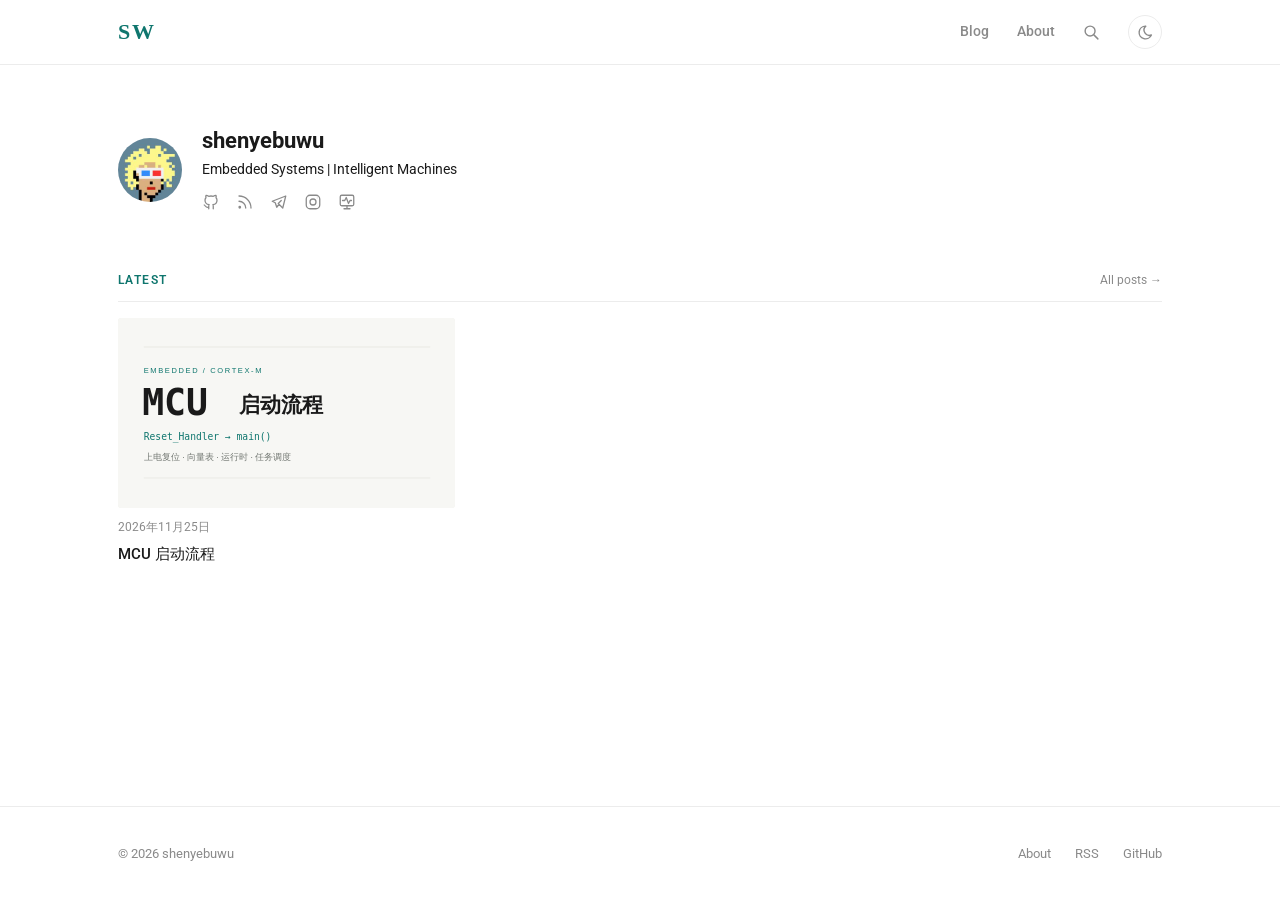
<file: index.html>
<!DOCTYPE html><html dir="ltr" lang="zh" class="overflow-y-scroll scroll-smooth"><head><meta charset="UTF-8"><meta name="viewport" content="width=device-width, initial-scale=1"><link rel="icon" type="image/svg+xml" href="/favicon.svg"><link rel="canonical" href="https://shenyebuwu.github.io/"><meta name="generator" content="Astro v7.0.3"><link rel="preload" href="/fonts/roboto-variable.ttf" as="font" type="font/ttf" crossorigin><!-- Primary meta --><title>shenyebuwu</title><meta name="title" content="shenyebuwu"><meta name="description" content="在文字里记录，在折腾中发现。生活、技术，以及一些不着急的想法。"><meta name="author" content="shenyebuwu"><link rel="sitemap" href="/sitemap-index.xml"><!-- Open Graph --><meta property="og:type" content="website"><meta property="og:site_name" content="shenyebuwu"><meta property="og:title" content="shenyebuwu"><meta property="og:description" content="在文字里记录，在折腾中发现。生活、技术，以及一些不着急的想法。"><meta property="og:url" content="https://shenyebuwu.github.io/"><meta property="og:image" content="https://shenyebuwu.github.io/blog-cover.svg"><!-- Twitter / X --><meta property="twitter:card" content="summary_large_image"><meta property="twitter:url" content="https://shenyebuwu.github.io/"><meta property="twitter:title" content="shenyebuwu"><meta property="twitter:description" content="在文字里记录，在折腾中发现。生活、技术，以及一些不着急的想法。"><meta property="twitter:image" content="https://shenyebuwu.github.io/blog-cover.svg"><!-- RSS autodiscovery --><link rel="alternate" type="application/rss+xml" title="shenyebuwu" href="https://shenyebuwu.github.io/rss.xml/"><!-- Filled at runtime by theme.ts to match the current background colour --><meta name="theme-color" content=""><!-- Extra head content injected by child layouts (e.g. JSON-LD, article meta) --><!--
      Inline FOUC-prevention script: sets data-theme on <html> before
      the browser paints. Runs synchronously, no defer/async.
    --><script>
      (function () {
        const stored = localStorage.getItem("theme");
        const theme = stored === "dark" ? "dark" : "light";
        const root = document.firstElementChild;
        root?.setAttribute("data-theme", theme);
        root?.classList.toggle("dark", theme === "dark");
        // Expose value so theme.ts can skip re-detection.
        window.__theme = { value: theme };
      })();
    </script><meta name="astro-view-transitions-enabled" content="true"><meta name="astro-view-transitions-fallback" content="animate"><script type="module" src="/_astro/ClientRouter.astro_astro_type_script_index_0_lang.2i1RQzKf.js"></script><link rel="stylesheet" href="/_astro/Footer.Dsyn0eft.css"></head><body class="bg-background font-app text-foreground selection:bg-[var(--accent-soft)] selection:text-foreground flex min-h-svh flex-col"><a id="skip-to-content" class="skip-link" href="#main-content">跳至正文</a><header class="site-header"><div class="header-inner"><a class="site-brand" aria-label="shenyebuwu首页" title="shenyebuwu" href="/"><span class="site-logo-text">SW</span></a><nav aria-label="主导航" class="site-nav"><a href="/archives/" class="nav-link">Blog</a><a href="/about/" class="nav-link">About</a><a class="search-toggle" href="/search/" aria-label="搜索文章" title="搜索"><svg width="24" height="24" fill="none" stroke="currentColor" stroke-linecap="round" stroke-linejoin="round" stroke-width="2" class="icon icon-tabler icons-tabler-outline icon-tabler-search" viewBox="0 0 24 24"><path stroke="none" d="M0 0h24v24H0z" /><path d="M3 10a7 7 0 1 0 14 0 7 7 0 1 0-14 0M21 21l-6-6" /></svg></a><button id="theme-btn" class="theme-toggle" aria-label="切换深色模式" title="切换深浅色"><svg width="24" height="24" fill="none" stroke="currentColor" stroke-linecap="round" stroke-linejoin="round" stroke-width="2" class="dark:hidden" viewBox="0 0 24 24"><path stroke="none" d="M0 0h24v24H0z" /><path d="M12 3h.393a7.5 7.5 0 0 0 7.92 12.446A9 9 0 1 1 12 2.992z" /></svg><svg width="24" height="24" fill="none" stroke="currentColor" stroke-linecap="round" stroke-linejoin="round" stroke-width="2" class="hidden dark:block" viewBox="0 0 24 24"><path stroke="none" d="M0 0h24v24H0z" /><path d="M14.828 14.828a4 4 0 1 0-5.656-5.656 4 4 0 0 0 5.656 5.656M6.343 17.657l-1.414 1.414M6.343 6.343 4.929 4.929M17.657 6.343l1.414-1.414M17.657 17.657l1.414 1.414M4 12H2M12 4V2M20 12h2M12 20v2" /></svg></button></nav></div></header><script type="module">function e(){document.getElementById(`skip-to-content`)?.addEventListener(`click`,e=>{if(e.defaultPrevented||e.metaKey||e.ctrlKey||e.shiftKey||e.button!==0)return;let t=document.getElementById(`main-content`);t&&(e.preventDefault(),t.setAttribute(`tabindex`,`-1`),t.focus(),t.scrollIntoView(),t.addEventListener(`blur`,()=>t.removeAttribute(`tabindex`),{once:!0}))})}e(),document.addEventListener(`astro:after-swap`,e);</script><main id="main-content" class="site-container home-page" data-backurl="/"><section class="profile" aria-labelledby="profile-name"><img class="profile-avatar" src="/images/profile.png" alt="shenyebuwu 的 GitHub 头像" width="64" height="64"><div><h1 id="profile-name">shenyebuwu</h1><p class="profile-bio">Embedded Systems | Intelligent Machines</p><div class="profile-social"><a href="https://github.com/shenyebuwu" aria-label="GitHub" target="_blank" rel="noopener noreferrer"><svg width="24" height="24" fill="none" stroke="currentColor" stroke-linecap="round" stroke-linejoin="round" stroke-width="2" class="icon icon-tabler icons-tabler-outline icon-tabler-brand-github" viewBox="0 0 24 24"><path stroke="none" d="M0 0h24v24H0z" /><path d="M9 19c-4.3 1.4-4.3-2.5-6-3m12 5v-3.5c0-1 .1-1.4-.5-2 2.8-.3 5.5-1.4 5.5-6a4.6 4.6 0 0 0-1.3-3.2 4.2 4.2 0 0 0-.1-3.2s-1.1-.3-3.5 1.3a12.3 12.3 0 0 0-6.2 0C6.5 2.8 5.4 3.1 5.4 3.1a4.2 4.2 0 0 0-.1 3.2A4.6 4.6 0 0 0 4 9.5c0 4.6 2.7 5.7 5.5 6-.6.6-.6 1.2-.5 2V21" /></svg></a><a href="/rss.xml" aria-label="RSS 订阅"><svg width="24" height="24" fill="none" stroke="currentColor" stroke-linecap="round" stroke-linejoin="round" stroke-width="2" class="icon icon-tabler icons-tabler-outline icon-tabler-rss" viewBox="0 0 24 24"><path stroke="none" d="M0 0h24v24H0z" /><path d="M4 19a1 1 0 1 0 2 0 1 1 0 1 0-2 0M4 4a16 16 0 0 1 16 16M4 11a9 9 0 0 1 9 9" /></svg></a><a href="https://t.me/shenyebuwu" aria-label="Telegram：@shenyebuwu" target="_blank" rel="noopener noreferrer"><svg width="24" height="24" fill="none" stroke="currentColor" stroke-linecap="round" stroke-linejoin="round" stroke-width="2" class="icon icon-tabler icons-tabler-outline icon-tabler-brand-telegram" viewBox="0 0 24 24"><path stroke="none" d="M0 0h24v24H0z" /><path d="m15 10-4 4 6 6 4-16-18 7 4 2 2 6 3-4" /></svg></a><a href="https://www.instagram.com/kissspend/" aria-label="Instagram：@kissspend" target="_blank" rel="noopener noreferrer"><svg width="24" height="24" fill="none" stroke="currentColor" stroke-linecap="round" stroke-linejoin="round" stroke-width="2" viewBox="0 0 24 24"><rect width="18" height="18" x="3" y="3" rx="5" /><circle cx="12" cy="12" r="4" /><circle cx="17.5" cy="6.5" r=".5" fill="currentColor" stroke="none" /></svg></a><a href="https://cf.shenyebuwu.com" aria-label="服务器探针" title="服务器探针" target="_blank" rel="noopener noreferrer"><svg width="24" height="24" fill="none" stroke="currentColor" stroke-linecap="round" stroke-linejoin="round" stroke-width="2" viewBox="0 0 24 24"><rect width="18" height="14" x="3" y="3" rx="2" /><path d="M8 21h8m-4-4v4M6 10h3l2-4 3 8 2-4h2" /></svg></a></div></div></section><section class="content-section" aria-labelledby="latest-heading"><div class="section-heading"><h2 id="latest-heading">Latest</h2><a href="/archives/">All posts →</a></div><ul class="latest-grid"><li class="latest-card"><a href="/posts/mcu-startup/"><img src="/images/mcu-startup.svg" alt="" width="630" height="354" loading="eager"><div class="latest-meta"><time datetime="2026-11-24T16:00:00.000Z">2026年11月25日</time></div><h3>MCU 启动流程</h3></a></li></ul></section></main><footer class="site-footer mt-auto"><div class="footer-inner"><p>© 2026 shenyebuwu</p><nav aria-label="页脚导航"><a href="/about/">About</a><a href="https://shenyebuwu.github.io/rss.xml">RSS</a><a href="https://github.com/shenyebuwu" target="_blank" rel="noopener noreferrer">GitHub</a></nav></div></footer><script type="module">var e=`theme`,t=`light`,n=`dark`;function r(){return localStorage.getItem(e)===n?n:t}var i=window.__theme?.value??r();function a(){localStorage.setItem(e,i),o()}function o(){let e=document.firstElementChild;e?.setAttribute(`data-theme`,i),e?.classList.toggle(`dark`,i===n),document.querySelector(`#theme-btn`)?.setAttribute(`aria-label`,i===n?`切换浅色模式`:`切换深色模式`);let t=window.getComputedStyle(document.body).backgroundColor;document.querySelector(`meta[name='theme-color']`)?.setAttribute(`content`,t)}function s(){o(),document.querySelector(`#theme-btn`)?.addEventListener(`click`,()=>{i=i===t?n:t,a()})}s(),document.addEventListener(`astro:after-swap`,s),document.addEventListener(`astro:before-swap`,e=>{let t=document.querySelector(`meta[name='theme-color']`)?.getAttribute(`content`);t&&e.newDocument.querySelector(`meta[name='theme-color']`)?.setAttribute(`content`,t)});</script></body></html><script type="module">document.addEventListener(`astro:page-load`,()=>{document.querySelector(`.home-page`)&&sessionStorage.setItem(`backUrl`,`/`)});</script>
</file>
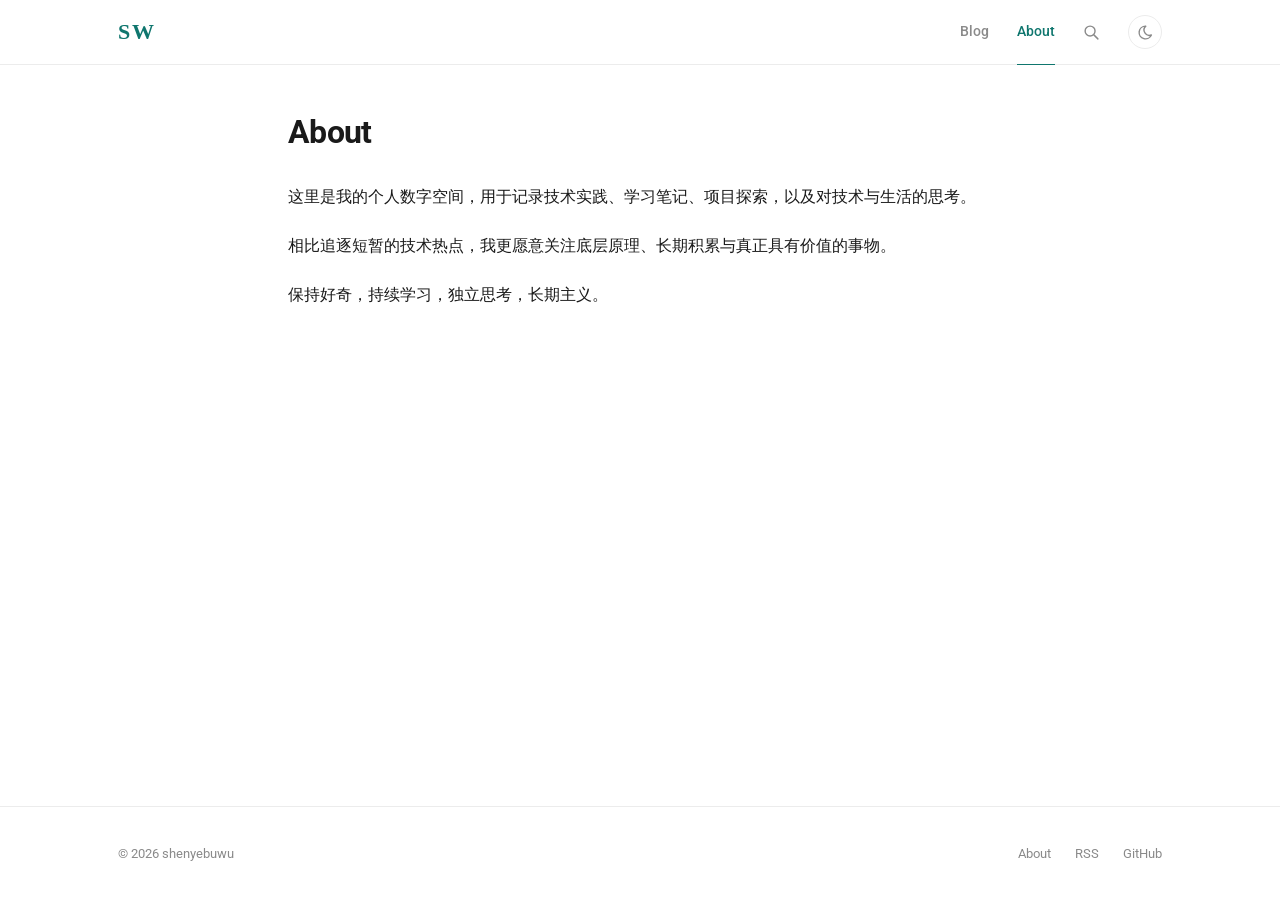
<file: about/index.html>
<!DOCTYPE html><html dir="ltr" lang="zh" class="overflow-y-scroll scroll-smooth"><head><meta charset="UTF-8"><meta name="viewport" content="width=device-width, initial-scale=1"><link rel="icon" type="image/svg+xml" href="/favicon.svg"><link rel="canonical" href="https://shenyebuwu.github.io/about/"><meta name="generator" content="Astro v7.0.3"><link rel="preload" href="/fonts/roboto-variable.ttf" as="font" type="font/ttf" crossorigin><!-- Primary meta --><title>About | shenyebuwu</title><meta name="title" content="About | shenyebuwu"><meta name="description" content="关于 shenyebuwu，以及这个慢慢生长的小站。"><meta name="author" content="shenyebuwu"><link rel="sitemap" href="/sitemap-index.xml"><!-- Open Graph --><meta property="og:type" content="website"><meta property="og:site_name" content="shenyebuwu"><meta property="og:title" content="About | shenyebuwu"><meta property="og:description" content="关于 shenyebuwu，以及这个慢慢生长的小站。"><meta property="og:url" content="https://shenyebuwu.github.io/about/"><meta property="og:image" content="https://shenyebuwu.github.io/blog-cover.svg"><!-- Twitter / X --><meta property="twitter:card" content="summary_large_image"><meta property="twitter:url" content="https://shenyebuwu.github.io/about/"><meta property="twitter:title" content="About | shenyebuwu"><meta property="twitter:description" content="关于 shenyebuwu，以及这个慢慢生长的小站。"><meta property="twitter:image" content="https://shenyebuwu.github.io/blog-cover.svg"><!-- RSS autodiscovery --><link rel="alternate" type="application/rss+xml" title="shenyebuwu" href="https://shenyebuwu.github.io/rss.xml/"><!-- Filled at runtime by theme.ts to match the current background colour --><meta name="theme-color" content=""><!-- Extra head content injected by child layouts (e.g. JSON-LD, article meta) --><!--
      Inline FOUC-prevention script: sets data-theme on <html> before
      the browser paints. Runs synchronously, no defer/async.
    --><script>
      (function () {
        const stored = localStorage.getItem("theme");
        const theme = stored === "dark" ? "dark" : "light";
        const root = document.firstElementChild;
        root?.setAttribute("data-theme", theme);
        root?.classList.toggle("dark", theme === "dark");
        // Expose value so theme.ts can skip re-detection.
        window.__theme = { value: theme };
      })();
    </script><meta name="astro-view-transitions-enabled" content="true"><meta name="astro-view-transitions-fallback" content="animate"><script type="module" src="/_astro/ClientRouter.astro_astro_type_script_index_0_lang.2i1RQzKf.js"></script><link rel="stylesheet" href="/_astro/Footer.Dsyn0eft.css"></head><body class="bg-background font-app text-foreground selection:bg-[var(--accent-soft)] selection:text-foreground flex min-h-svh flex-col"><a id="skip-to-content" class="skip-link" href="#main-content">跳至正文</a><header class="site-header"><div class="header-inner"><a class="site-brand" aria-label="shenyebuwu首页" title="shenyebuwu" href="/"><span class="site-logo-text">SW</span></a><nav aria-label="主导航" class="site-nav"><a href="/archives/" class="nav-link">Blog</a><a href="/about/" class="nav-link active" aria-current="page">About</a><a class="search-toggle" href="/search/" aria-label="搜索文章" title="搜索"><svg width="24" height="24" fill="none" stroke="currentColor" stroke-linecap="round" stroke-linejoin="round" stroke-width="2" class="icon icon-tabler icons-tabler-outline icon-tabler-search" viewBox="0 0 24 24"><path stroke="none" d="M0 0h24v24H0z" /><path d="M3 10a7 7 0 1 0 14 0 7 7 0 1 0-14 0M21 21l-6-6" /></svg></a><button id="theme-btn" class="theme-toggle" aria-label="切换深色模式" title="切换深浅色"><svg width="24" height="24" fill="none" stroke="currentColor" stroke-linecap="round" stroke-linejoin="round" stroke-width="2" class="dark:hidden" viewBox="0 0 24 24"><path stroke="none" d="M0 0h24v24H0z" /><path d="M12 3h.393a7.5 7.5 0 0 0 7.92 12.446A9 9 0 1 1 12 2.992z" /></svg><svg width="24" height="24" fill="none" stroke="currentColor" stroke-linecap="round" stroke-linejoin="round" stroke-width="2" class="hidden dark:block" viewBox="0 0 24 24"><path stroke="none" d="M0 0h24v24H0z" /><path d="M14.828 14.828a4 4 0 1 0-5.656-5.656 4 4 0 0 0 5.656 5.656M6.343 17.657l-1.414 1.414M6.343 6.343 4.929 4.929M17.657 6.343l1.414-1.414M17.657 17.657l1.414 1.414M4 12H2M12 4V2M20 12h2M12 20v2" /></svg></button></nav></div></header><script type="module">function e(){document.getElementById(`skip-to-content`)?.addEventListener(`click`,e=>{if(e.defaultPrevented||e.metaKey||e.ctrlKey||e.shiftKey||e.button!==0)return;let t=document.getElementById(`main-content`);t&&(e.preventDefault(),t.setAttribute(`tabindex`,`-1`),t.focus(),t.scrollIntoView(),t.addEventListener(`blur`,()=>t.removeAttribute(`tabindex`),{once:!0}))})}e(),document.addEventListener(`astro:after-swap`,e);</script><main id="main-content" class="reading-page"><header class="page-heading"><h1>About</h1></header><article class="app-prose article-content"><p>这里是我的个人数字空间，用于记录技术实践、学习笔记、项目探索，以及对技术与生活的思考。</p>
<p>相比追逐短暂的技术热点，我更愿意关注底层原理、长期积累与真正具有价值的事物。</p>
<p>保持好奇，持续学习，独立思考，长期主义。</p></article></main><footer class="site-footer mt-auto"><div class="footer-inner"><p>© 2026 shenyebuwu</p><nav aria-label="页脚导航"><a href="/about/">About</a><a href="https://shenyebuwu.github.io/rss.xml">RSS</a><a href="https://github.com/shenyebuwu" target="_blank" rel="noopener noreferrer">GitHub</a></nav></div></footer><script type="module">var e=`theme`,t=`light`,n=`dark`;function r(){return localStorage.getItem(e)===n?n:t}var i=window.__theme?.value??r();function a(){localStorage.setItem(e,i),o()}function o(){let e=document.firstElementChild;e?.setAttribute(`data-theme`,i),e?.classList.toggle(`dark`,i===n),document.querySelector(`#theme-btn`)?.setAttribute(`aria-label`,i===n?`切换浅色模式`:`切换深色模式`);let t=window.getComputedStyle(document.body).backgroundColor;document.querySelector(`meta[name='theme-color']`)?.setAttribute(`content`,t)}function s(){o(),document.querySelector(`#theme-btn`)?.addEventListener(`click`,()=>{i=i===t?n:t,a()})}s(),document.addEventListener(`astro:after-swap`,s),document.addEventListener(`astro:before-swap`,e=>{let t=document.querySelector(`meta[name='theme-color']`)?.getAttribute(`content`);t&&e.newDocument.querySelector(`meta[name='theme-color']`)?.setAttribute(`content`,t)});</script></body></html>
</file>
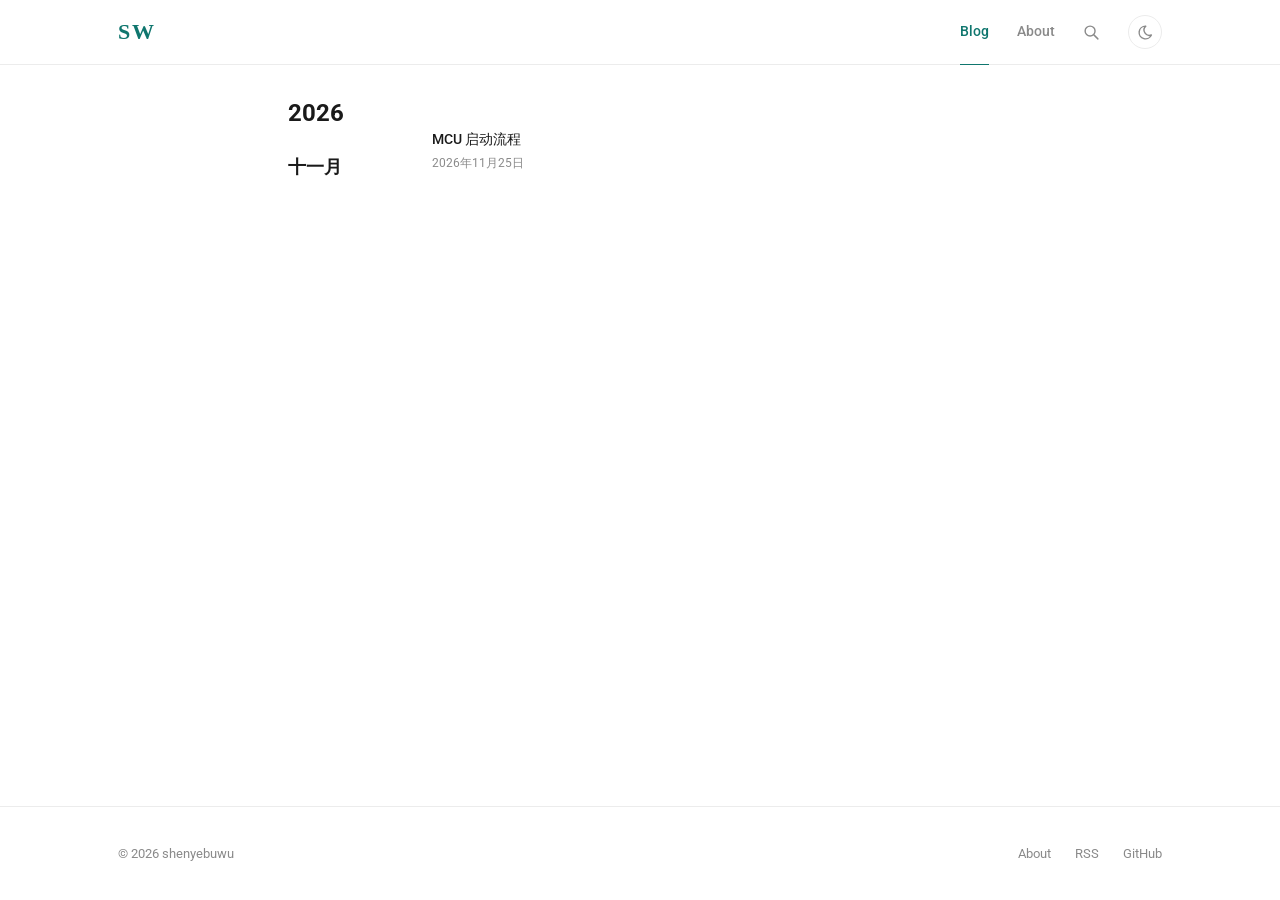
<file: archives/index.html>
<!DOCTYPE html><html dir="ltr" lang="zh" class="overflow-y-scroll scroll-smooth"><head><meta charset="UTF-8"><meta name="viewport" content="width=device-width, initial-scale=1"><link rel="icon" type="image/svg+xml" href="/favicon.svg"><link rel="canonical" href="https://shenyebuwu.github.io/archives/"><meta name="generator" content="Astro v7.0.3"><link rel="preload" href="/fonts/roboto-variable.ttf" as="font" type="font/ttf" crossorigin><!-- Primary meta --><title>Blog | shenyebuwu</title><meta name="title" content="Blog | shenyebuwu"><meta name="description" content="在文字里记录，在折腾中发现。生活、技术，以及一些不着急的想法。"><meta name="author" content="shenyebuwu"><link rel="sitemap" href="/sitemap-index.xml"><!-- Open Graph --><meta property="og:type" content="website"><meta property="og:site_name" content="shenyebuwu"><meta property="og:title" content="Blog | shenyebuwu"><meta property="og:description" content="在文字里记录，在折腾中发现。生活、技术，以及一些不着急的想法。"><meta property="og:url" content="https://shenyebuwu.github.io/archives/"><meta property="og:image" content="https://shenyebuwu.github.io/blog-cover.svg"><!-- Twitter / X --><meta property="twitter:card" content="summary_large_image"><meta property="twitter:url" content="https://shenyebuwu.github.io/archives/"><meta property="twitter:title" content="Blog | shenyebuwu"><meta property="twitter:description" content="在文字里记录，在折腾中发现。生活、技术，以及一些不着急的想法。"><meta property="twitter:image" content="https://shenyebuwu.github.io/blog-cover.svg"><!-- RSS autodiscovery --><link rel="alternate" type="application/rss+xml" title="shenyebuwu" href="https://shenyebuwu.github.io/rss.xml/"><!-- Filled at runtime by theme.ts to match the current background colour --><meta name="theme-color" content=""><!-- Extra head content injected by child layouts (e.g. JSON-LD, article meta) --><!--
      Inline FOUC-prevention script: sets data-theme on <html> before
      the browser paints. Runs synchronously, no defer/async.
    --><script>
      (function () {
        const stored = localStorage.getItem("theme");
        const theme = stored === "dark" ? "dark" : "light";
        const root = document.firstElementChild;
        root?.setAttribute("data-theme", theme);
        root?.classList.toggle("dark", theme === "dark");
        // Expose value so theme.ts can skip re-detection.
        window.__theme = { value: theme };
      })();
    </script><meta name="astro-view-transitions-enabled" content="true"><meta name="astro-view-transitions-fallback" content="animate"><script type="module" src="/_astro/ClientRouter.astro_astro_type_script_index_0_lang.2i1RQzKf.js"></script><link rel="stylesheet" href="/_astro/Footer.Dsyn0eft.css"></head><body class="bg-background font-app text-foreground selection:bg-[var(--accent-soft)] selection:text-foreground flex min-h-svh flex-col"><a id="skip-to-content" class="skip-link" href="#main-content">跳至正文</a><header class="site-header"><div class="header-inner"><a class="site-brand" aria-label="shenyebuwu首页" title="shenyebuwu" href="/"><span class="site-logo-text">SW</span></a><nav aria-label="主导航" class="site-nav"><a href="/archives/" class="nav-link active" aria-current="page">Blog</a><a href="/about/" class="nav-link">About</a><a class="search-toggle" href="/search/" aria-label="搜索文章" title="搜索"><svg width="24" height="24" fill="none" stroke="currentColor" stroke-linecap="round" stroke-linejoin="round" stroke-width="2" class="icon icon-tabler icons-tabler-outline icon-tabler-search" viewBox="0 0 24 24"><path stroke="none" d="M0 0h24v24H0z" /><path d="M3 10a7 7 0 1 0 14 0 7 7 0 1 0-14 0M21 21l-6-6" /></svg></a><button id="theme-btn" class="theme-toggle" aria-label="切换深色模式" title="切换深浅色"><svg width="24" height="24" fill="none" stroke="currentColor" stroke-linecap="round" stroke-linejoin="round" stroke-width="2" class="dark:hidden" viewBox="0 0 24 24"><path stroke="none" d="M0 0h24v24H0z" /><path d="M12 3h.393a7.5 7.5 0 0 0 7.92 12.446A9 9 0 1 1 12 2.992z" /></svg><svg width="24" height="24" fill="none" stroke="currentColor" stroke-linecap="round" stroke-linejoin="round" stroke-width="2" class="hidden dark:block" viewBox="0 0 24 24"><path stroke="none" d="M0 0h24v24H0z" /><path d="M14.828 14.828a4 4 0 1 0-5.656-5.656 4 4 0 0 0 5.656 5.656M6.343 17.657l-1.414 1.414M6.343 6.343 4.929 4.929M17.657 6.343l1.414-1.414M17.657 17.657l1.414 1.414M4 12H2M12 4V2M20 12h2M12 20v2" /></svg></button></nav></div></header><script type="module">function e(){document.getElementById(`skip-to-content`)?.addEventListener(`click`,e=>{if(e.defaultPrevented||e.metaKey||e.ctrlKey||e.shiftKey||e.button!==0)return;let t=document.getElementById(`main-content`);t&&(e.preventDefault(),t.setAttribute(`tabindex`,`-1`),t.focus(),t.scrollIntoView(),t.addEventListener(`blur`,()=>t.removeAttribute(`tabindex`),{once:!0}))})}e(),document.addEventListener(`astro:after-swap`,e);</script><main data-backUrl="/archives/" id="main-content" class="app-layout pb-4 mt-8"><div><span class="text-2xl font-bold">2026</span><div class="flex flex-col sm:flex-row"><div class="mt-6 min-w-36 text-lg sm:my-6"><span class="font-bold">十一月</span></div><ul><li class="post-list-item"><a href="/posts/mcu-startup/"><h2>MCU 启动流程</h2></a><div class="text-muted-foreground flex items-center gap-x-2"><time class="text-sm" datetime="2026-11-24T16:00:00.000Z">2026年11月25日</time></div></li></ul></div></div></main><script type="module">document.addEventListener(`astro:page-load`,()=>{let e=document.querySelector(`#main-content`)?.dataset?.backurl;e&&sessionStorage.setItem(`backUrl`,e)});</script><footer class="site-footer mt-auto"><div class="footer-inner"><p>© 2026 shenyebuwu</p><nav aria-label="页脚导航"><a href="/about/">About</a><a href="https://shenyebuwu.github.io/rss.xml">RSS</a><a href="https://github.com/shenyebuwu" target="_blank" rel="noopener noreferrer">GitHub</a></nav></div></footer><script type="module">var e=`theme`,t=`light`,n=`dark`;function r(){return localStorage.getItem(e)===n?n:t}var i=window.__theme?.value??r();function a(){localStorage.setItem(e,i),o()}function o(){let e=document.firstElementChild;e?.setAttribute(`data-theme`,i),e?.classList.toggle(`dark`,i===n),document.querySelector(`#theme-btn`)?.setAttribute(`aria-label`,i===n?`切换浅色模式`:`切换深色模式`);let t=window.getComputedStyle(document.body).backgroundColor;document.querySelector(`meta[name='theme-color']`)?.setAttribute(`content`,t)}function s(){o(),document.querySelector(`#theme-btn`)?.addEventListener(`click`,()=>{i=i===t?n:t,a()})}s(),document.addEventListener(`astro:after-swap`,s),document.addEventListener(`astro:before-swap`,e=>{let t=document.querySelector(`meta[name='theme-color']`)?.getAttribute(`content`);t&&e.newDocument.querySelector(`meta[name='theme-color']`)?.setAttribute(`content`,t)});</script></body></html>
</file>
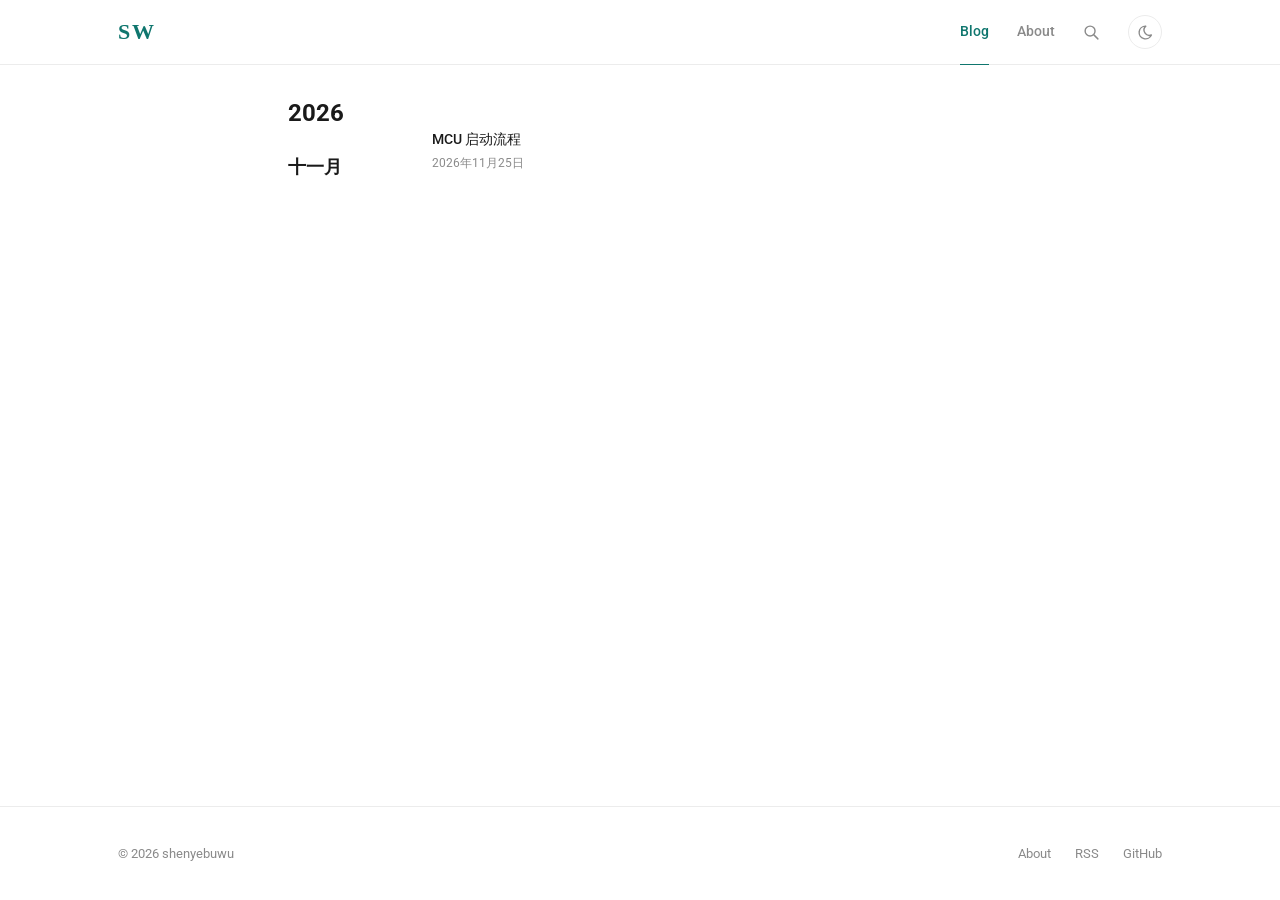
<file: blog/index.html>
<!doctype html><title>Redirecting to: /archives/</title><meta http-equiv="refresh" content="0;url=/archives/"><meta name="robots" content="noindex"><link rel="canonical" href="https://shenyebuwu.github.io/archives/"><body>	<a href="/archives/">Redirecting from <code>/blog/</code> to <code>/archives/</code></a></body>
</file>
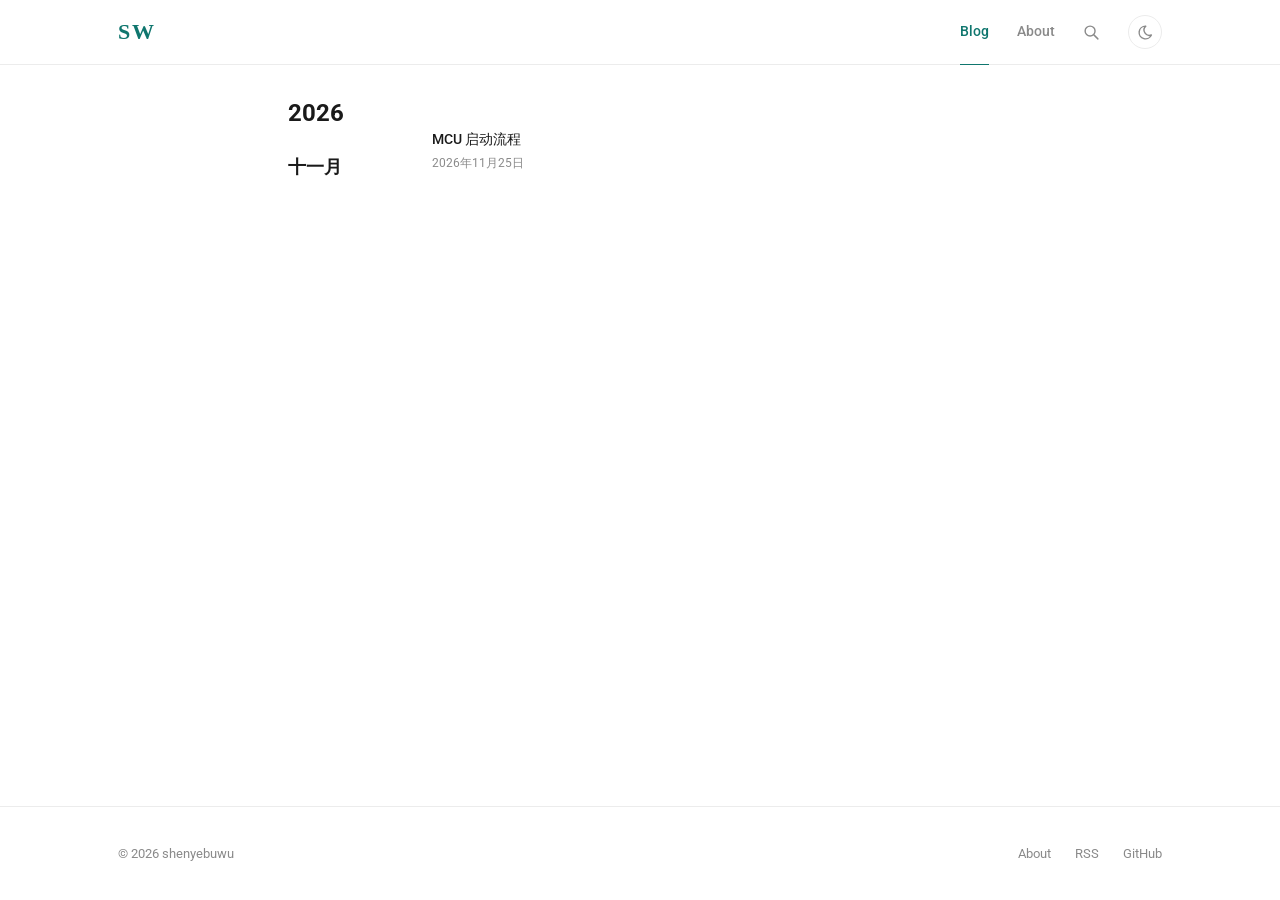
<file: posts/index.html>
<!doctype html><title>Redirecting to: /archives/</title><meta http-equiv="refresh" content="0;url=/archives/"><meta name="robots" content="noindex"><link rel="canonical" href="https://shenyebuwu.github.io/archives/"><body>	<a href="/archives/">Redirecting from <code>/posts/</code> to <code>/archives/</code></a></body>
</file>
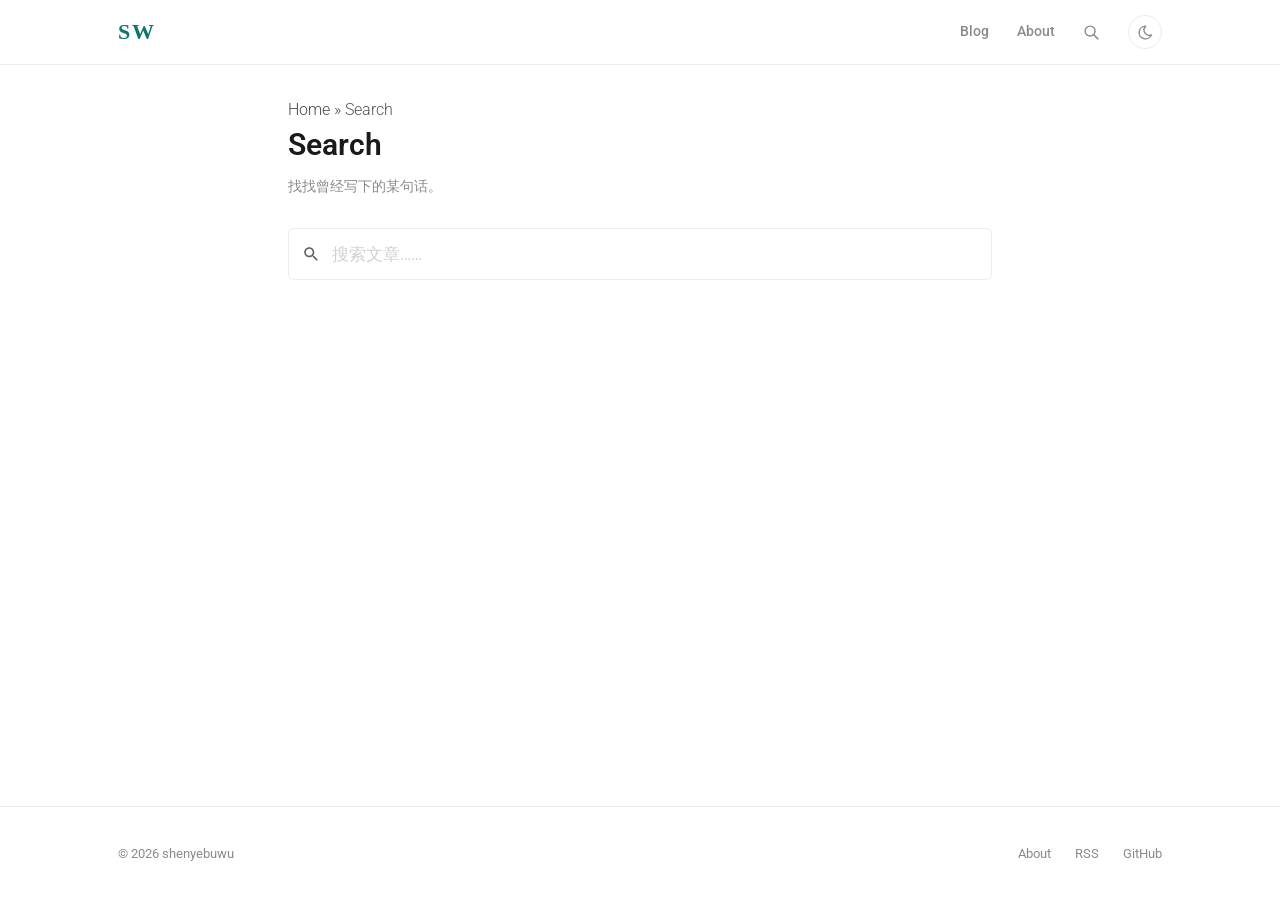
<file: search/index.html>
<!DOCTYPE html><html dir="ltr" lang="zh" class="overflow-y-scroll scroll-smooth"><head><meta charset="UTF-8"><meta name="viewport" content="width=device-width, initial-scale=1"><link rel="icon" type="image/svg+xml" href="/favicon.svg"><link rel="canonical" href="https://shenyebuwu.github.io/search/"><meta name="generator" content="Astro v7.0.3"><link rel="preload" href="/fonts/roboto-variable.ttf" as="font" type="font/ttf" crossorigin><!-- Primary meta --><title>Search | shenyebuwu</title><meta name="title" content="Search | shenyebuwu"><meta name="description" content="在文字里记录，在折腾中发现。生活、技术，以及一些不着急的想法。"><meta name="author" content="shenyebuwu"><link rel="sitemap" href="/sitemap-index.xml"><!-- Open Graph --><meta property="og:type" content="website"><meta property="og:site_name" content="shenyebuwu"><meta property="og:title" content="Search | shenyebuwu"><meta property="og:description" content="在文字里记录，在折腾中发现。生活、技术，以及一些不着急的想法。"><meta property="og:url" content="https://shenyebuwu.github.io/search/"><meta property="og:image" content="https://shenyebuwu.github.io/blog-cover.svg"><!-- Twitter / X --><meta property="twitter:card" content="summary_large_image"><meta property="twitter:url" content="https://shenyebuwu.github.io/search/"><meta property="twitter:title" content="Search | shenyebuwu"><meta property="twitter:description" content="在文字里记录，在折腾中发现。生活、技术，以及一些不着急的想法。"><meta property="twitter:image" content="https://shenyebuwu.github.io/blog-cover.svg"><!-- RSS autodiscovery --><link rel="alternate" type="application/rss+xml" title="shenyebuwu" href="https://shenyebuwu.github.io/rss.xml/"><!-- Filled at runtime by theme.ts to match the current background colour --><meta name="theme-color" content=""><!-- Extra head content injected by child layouts (e.g. JSON-LD, article meta) --><!--
      Inline FOUC-prevention script: sets data-theme on <html> before
      the browser paints. Runs synchronously, no defer/async.
    --><script>
      (function () {
        const stored = localStorage.getItem("theme");
        const theme = stored === "dark" ? "dark" : "light";
        const root = document.firstElementChild;
        root?.setAttribute("data-theme", theme);
        root?.classList.toggle("dark", theme === "dark");
        // Expose value so theme.ts can skip re-detection.
        window.__theme = { value: theme };
      })();
    </script><meta name="astro-view-transitions-enabled" content="true"><meta name="astro-view-transitions-fallback" content="animate"><script type="module" src="/_astro/ClientRouter.astro_astro_type_script_index_0_lang.2i1RQzKf.js"></script><link rel="stylesheet" href="/_astro/search.DHOjdJIh.css"><link rel="stylesheet" href="/_astro/Footer.Dsyn0eft.css"></head><body class="bg-background font-app text-foreground selection:bg-[var(--accent-soft)] selection:text-foreground flex min-h-svh flex-col"><a id="skip-to-content" class="skip-link" href="#main-content">跳至正文</a><header class="site-header"><div class="header-inner"><a class="site-brand" aria-label="shenyebuwu首页" title="shenyebuwu" href="/"><span class="site-logo-text">SW</span></a><nav aria-label="主导航" class="site-nav"><a href="/archives/" class="nav-link">Blog</a><a href="/about/" class="nav-link">About</a><a class="search-toggle" href="/search/" aria-label="搜索文章" title="搜索"><svg width="24" height="24" fill="none" stroke="currentColor" stroke-linecap="round" stroke-linejoin="round" stroke-width="2" class="icon icon-tabler icons-tabler-outline icon-tabler-search" viewBox="0 0 24 24"><path stroke="none" d="M0 0h24v24H0z" /><path d="M3 10a7 7 0 1 0 14 0 7 7 0 1 0-14 0M21 21l-6-6" /></svg></a><button id="theme-btn" class="theme-toggle" aria-label="切换深色模式" title="切换深浅色"><svg width="24" height="24" fill="none" stroke="currentColor" stroke-linecap="round" stroke-linejoin="round" stroke-width="2" class="dark:hidden" viewBox="0 0 24 24"><path stroke="none" d="M0 0h24v24H0z" /><path d="M12 3h.393a7.5 7.5 0 0 0 7.92 12.446A9 9 0 1 1 12 2.992z" /></svg><svg width="24" height="24" fill="none" stroke="currentColor" stroke-linecap="round" stroke-linejoin="round" stroke-width="2" class="hidden dark:block" viewBox="0 0 24 24"><path stroke="none" d="M0 0h24v24H0z" /><path d="M14.828 14.828a4 4 0 1 0-5.656-5.656 4 4 0 0 0 5.656 5.656M6.343 17.657l-1.414 1.414M6.343 6.343 4.929 4.929M17.657 6.343l1.414-1.414M17.657 17.657l1.414 1.414M4 12H2M12 4V2M20 12h2M12 20v2" /></svg></button></nav></div></header><script type="module">function e(){document.getElementById(`skip-to-content`)?.addEventListener(`click`,e=>{if(e.defaultPrevented||e.metaKey||e.ctrlKey||e.shiftKey||e.button!==0)return;let t=document.getElementById(`main-content`);t&&(e.preventDefault(),t.setAttribute(`tabindex`,`-1`),t.focus(),t.scrollIntoView(),t.addEventListener(`blur`,()=>t.removeAttribute(`tabindex`),{once:!0}))})}e(),document.addEventListener(`astro:after-swap`,e);</script><nav class="app-layout mt-8 mb-1" aria-label="breadcrumb"><ul class="flex flex-wrap items-center gap-x-1 font-light [&amp;&gt;li:not(:last-child)&gt;a]:hover:opacity-100"><li class="flex items-center gap-x-1"><a href="/" class="opacity-80">Home</a><span aria-hidden="true" class="opacity-80">&raquo;</span></li><li><span class="capitalize opacity-75" aria-current="page">Search</span></li></ul></nav><main data-backUrl="/search/" id="main-content" class="app-layout pb-4"><h1 class="text-2xl font-semibold sm:text-3xl">Search</h1><p class="page-description">找找曾经写下的某句话。</p><div data-astro-transition-persist="astro-637jddtz-1" id="pagefind-search" data-backurl="/search/" data-bundle-path="/pagefind/"></div></main><script type="module">document.addEventListener(`astro:page-load`,()=>{let e=document.querySelector(`#main-content`)?.dataset?.backurl;e&&sessionStorage.setItem(`backUrl`,e)});</script><footer class="site-footer mt-auto"><div class="footer-inner"><p>© 2026 shenyebuwu</p><nav aria-label="页脚导航"><a href="/about/">About</a><a href="https://shenyebuwu.github.io/rss.xml">RSS</a><a href="https://github.com/shenyebuwu" target="_blank" rel="noopener noreferrer">GitHub</a></nav></div></footer><script type="module">var e=`theme`,t=`light`,n=`dark`;function r(){return localStorage.getItem(e)===n?n:t}var i=window.__theme?.value??r();function a(){localStorage.setItem(e,i),o()}function o(){let e=document.firstElementChild;e?.setAttribute(`data-theme`,i),e?.classList.toggle(`dark`,i===n),document.querySelector(`#theme-btn`)?.setAttribute(`aria-label`,i===n?`切换浅色模式`:`切换深色模式`);let t=window.getComputedStyle(document.body).backgroundColor;document.querySelector(`meta[name='theme-color']`)?.setAttribute(`content`,t)}function s(){o(),document.querySelector(`#theme-btn`)?.addEventListener(`click`,()=>{i=i===t?n:t,a()})}s(),document.addEventListener(`astro:after-swap`,s),document.addEventListener(`astro:before-swap`,e=>{let t=document.querySelector(`meta[name='theme-color']`)?.getAttribute(`content`);t&&e.newDocument.querySelector(`meta[name='theme-color']`)?.setAttribute(`content`,t)});</script></body></html><script type="module" src="/_astro/search.astro_astro_type_script_index_0_lang.BAv8P1bq.js"></script>
</file>
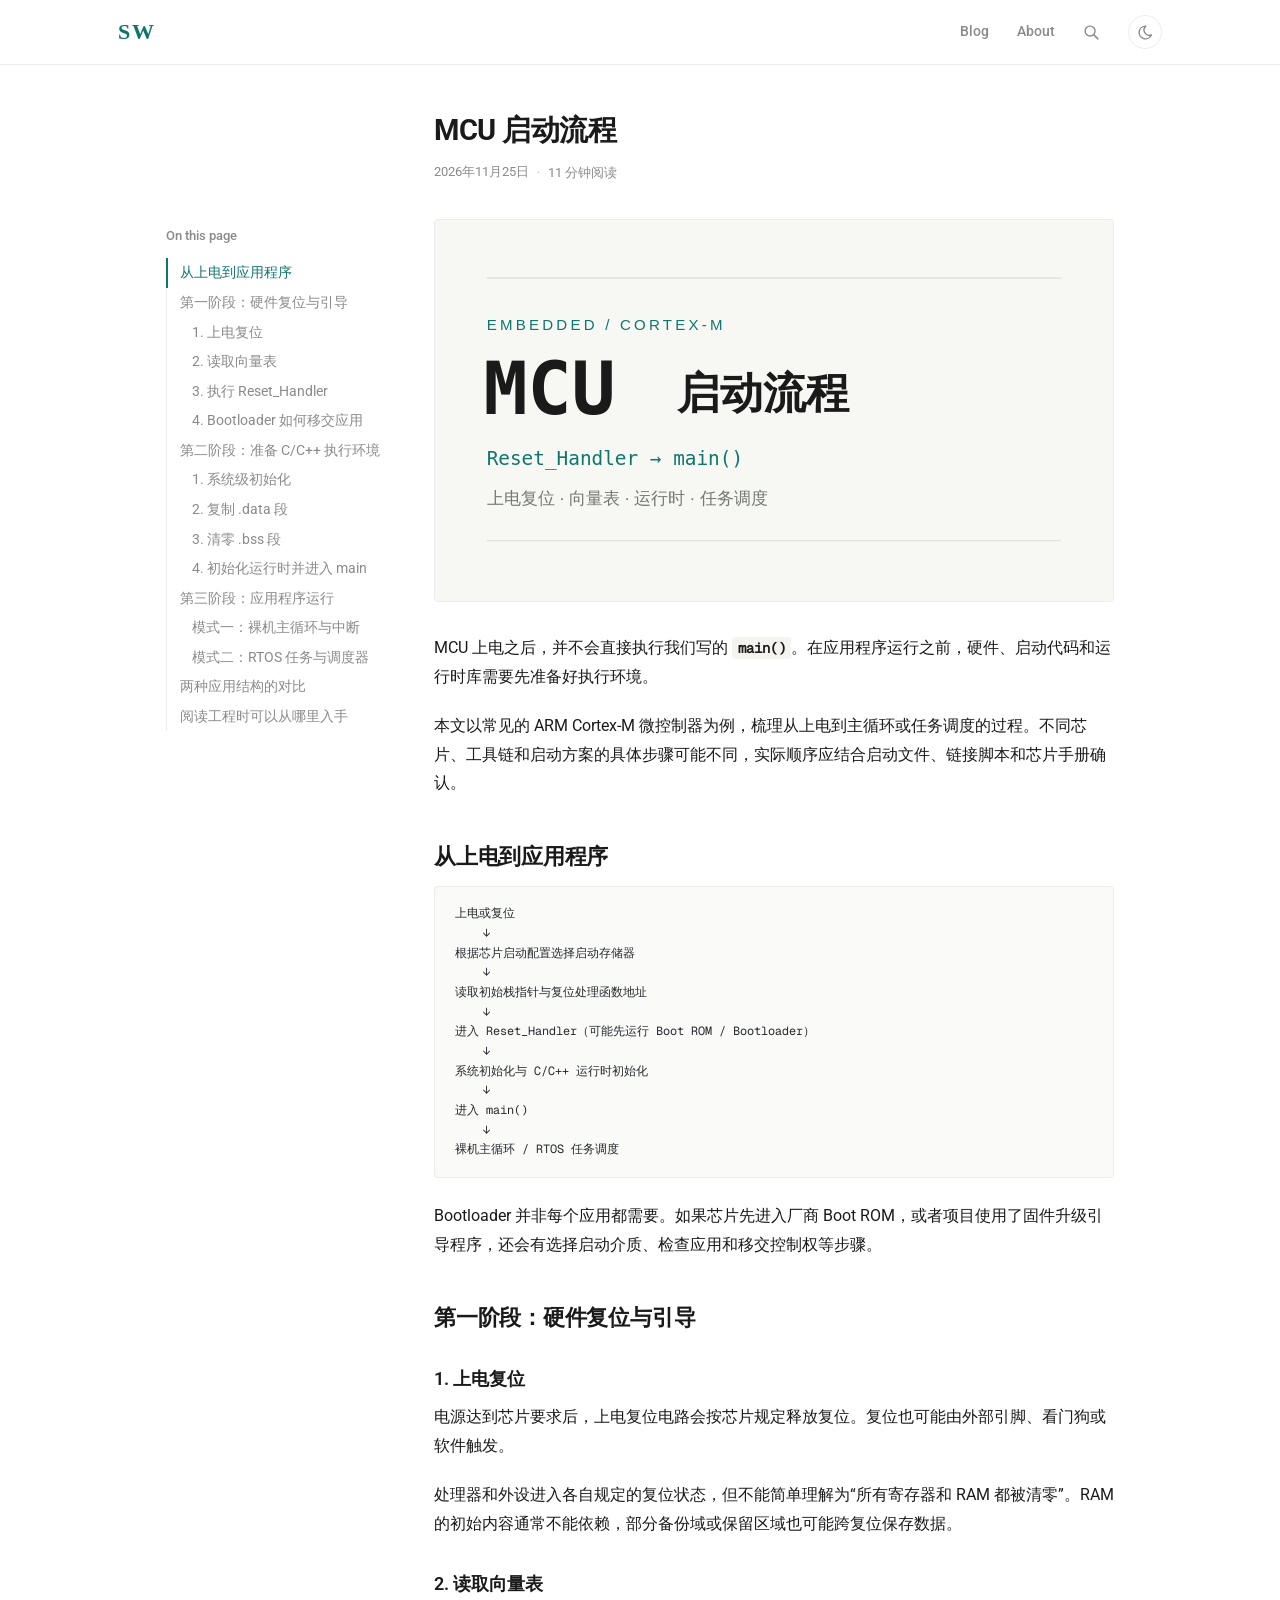
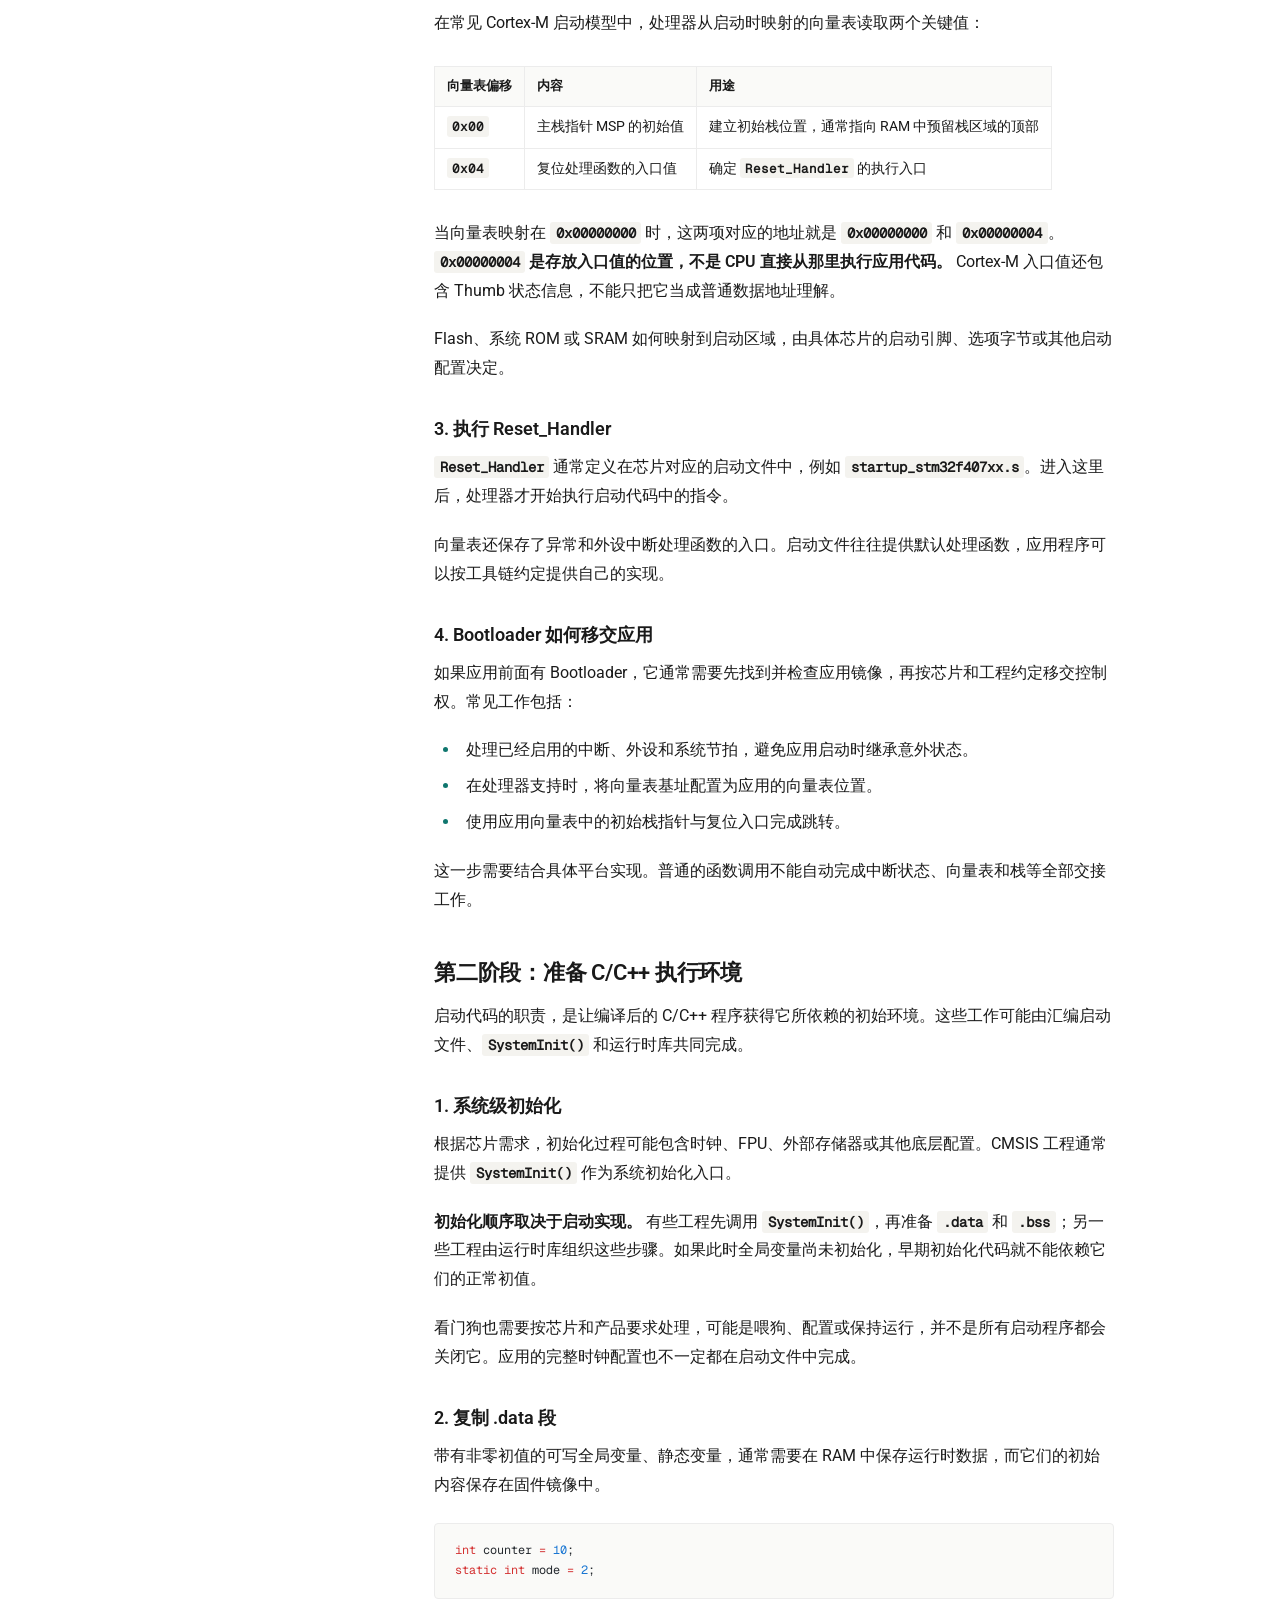
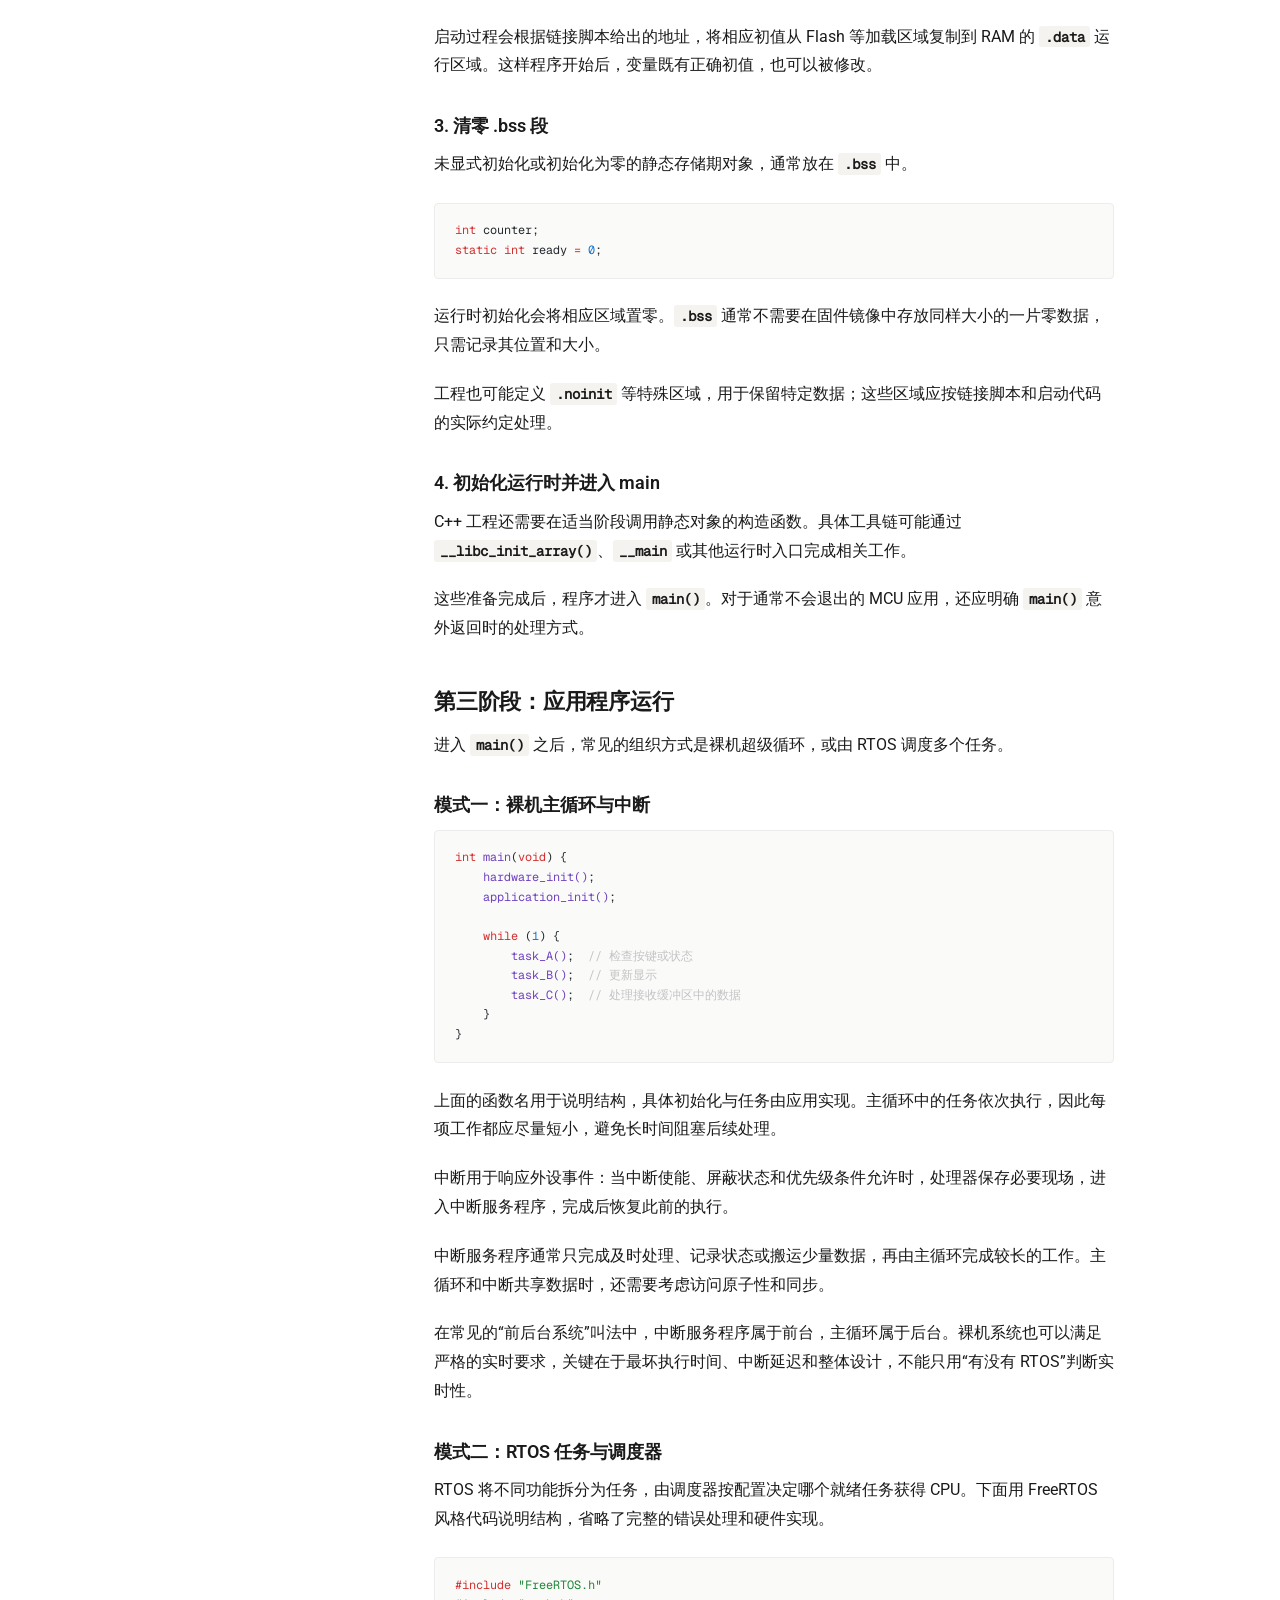
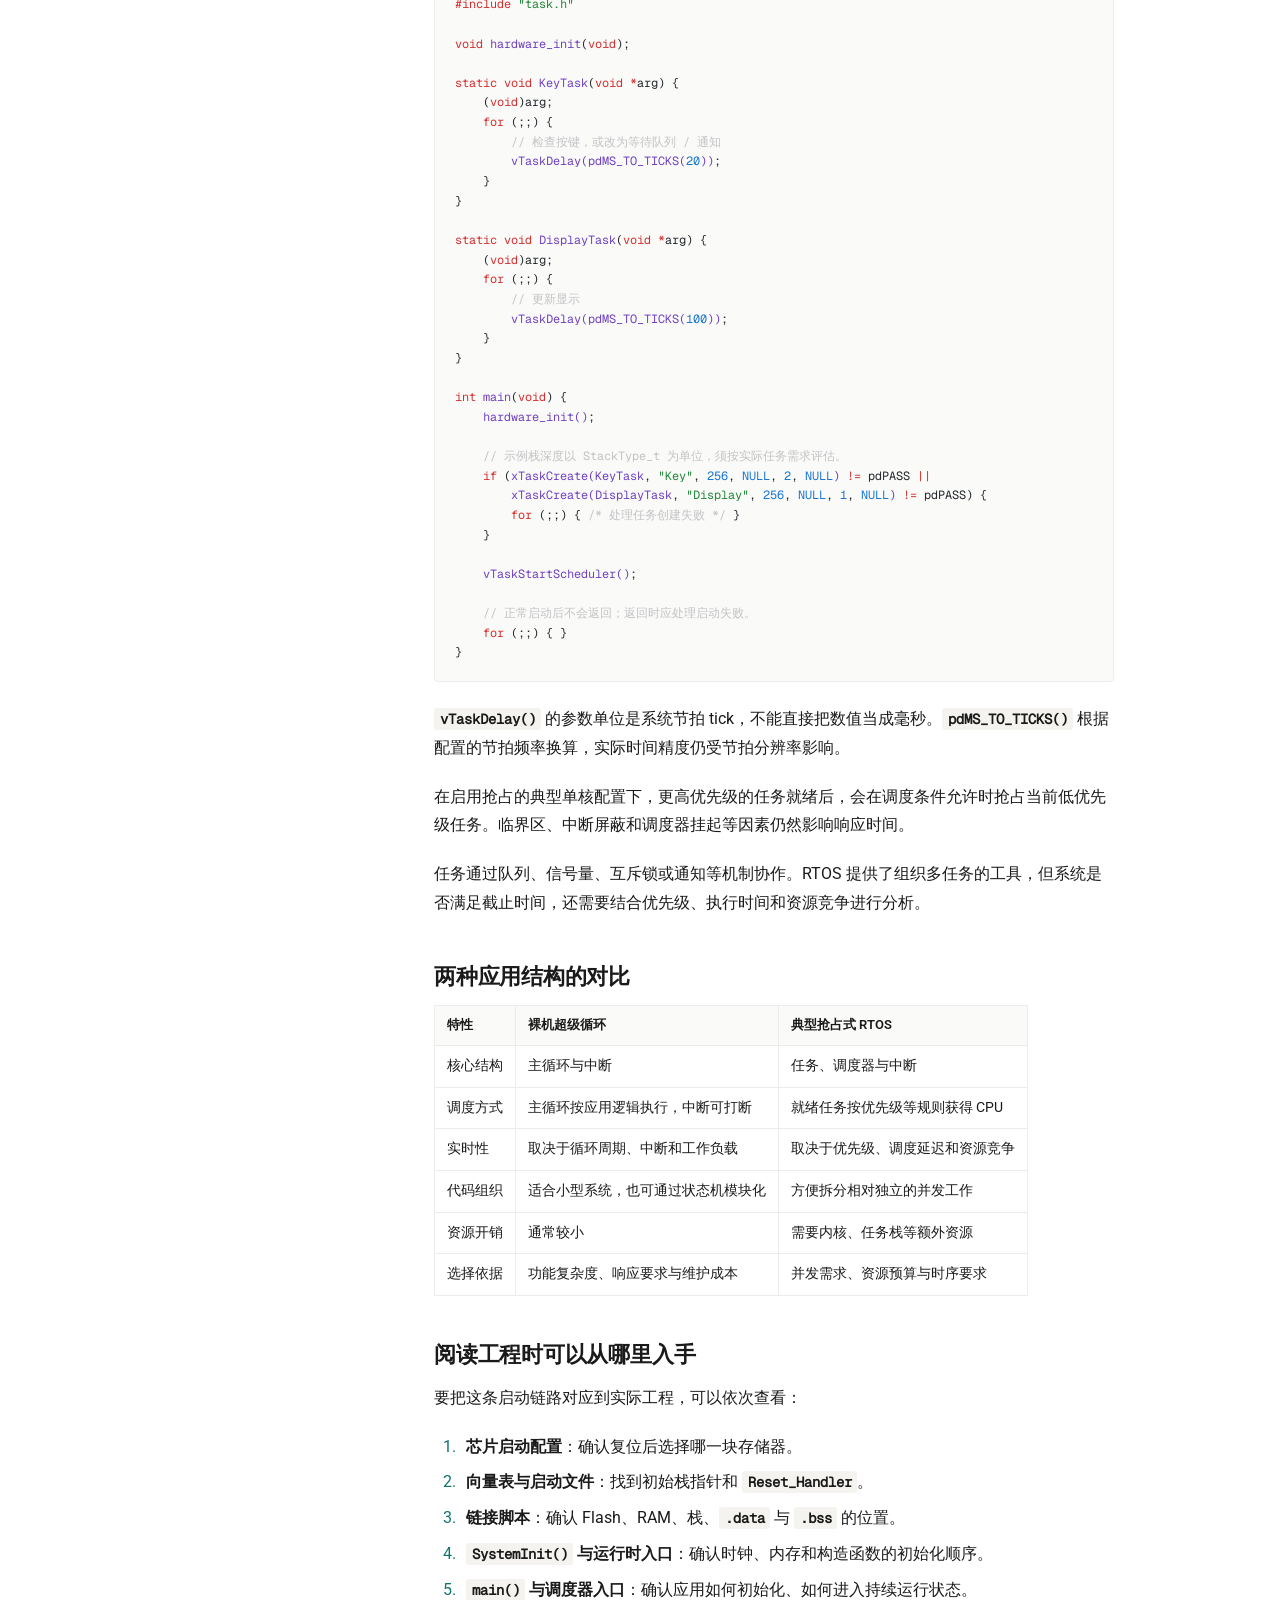
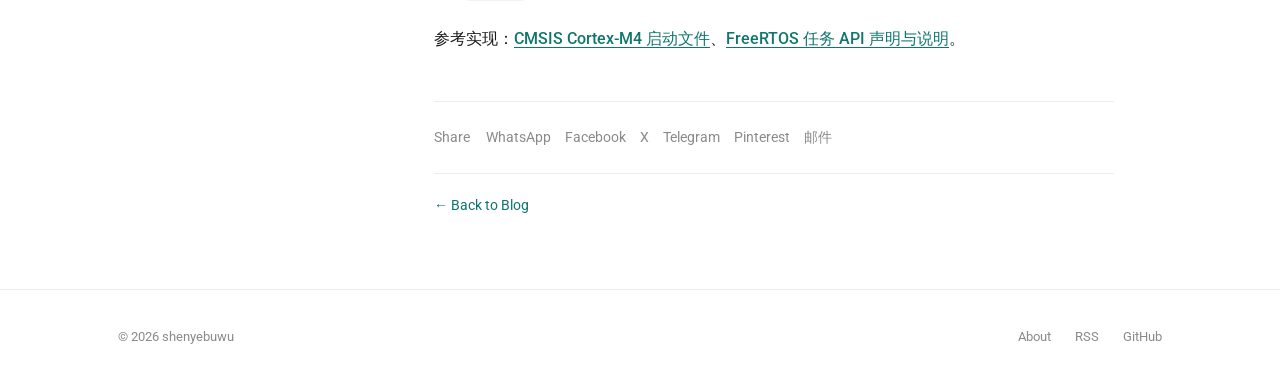
<file: posts/mcu-startup/index.html>
<!DOCTYPE html><html dir="ltr" lang="zh" class="overflow-y-scroll scroll-smooth"><head><meta charset="UTF-8"><meta name="viewport" content="width=device-width, initial-scale=1"><link rel="icon" type="image/svg+xml" href="/favicon.svg"><link rel="canonical" href="https://shenyebuwu.github.io/posts/mcu-startup/"><meta name="generator" content="Astro v7.0.3"><link rel="preload" href="/fonts/roboto-variable.ttf" as="font" type="font/ttf" crossorigin><!-- Primary meta --><title>MCU 启动流程 | shenyebuwu</title><meta name="title" content="MCU 启动流程 | shenyebuwu"><meta name="description" content="从上电复位、向量表和启动代码，到 C/C++ 运行时初始化、main 函数与 RTOS 调度，梳理 MCU 的完整启动过程。"><meta name="author" content="shenyebuwu"><link rel="sitemap" href="/sitemap-index.xml"><!-- Open Graph --><meta property="og:type" content="website"><meta property="og:site_name" content="shenyebuwu"><meta property="og:title" content="MCU 启动流程 | shenyebuwu"><meta property="og:description" content="从上电复位、向量表和启动代码，到 C/C++ 运行时初始化、main 函数与 RTOS 调度，梳理 MCU 的完整启动过程。"><meta property="og:url" content="https://shenyebuwu.github.io/posts/mcu-startup/"><meta property="og:image" content="https://shenyebuwu.github.io/blog-cover.svg"><!-- Twitter / X --><meta property="twitter:card" content="summary_large_image"><meta property="twitter:url" content="https://shenyebuwu.github.io/posts/mcu-startup/"><meta property="twitter:title" content="MCU 启动流程 | shenyebuwu"><meta property="twitter:description" content="从上电复位、向量表和启动代码，到 C/C++ 运行时初始化、main 函数与 RTOS 调度，梳理 MCU 的完整启动过程。"><meta property="twitter:image" content="https://shenyebuwu.github.io/blog-cover.svg"><!-- RSS autodiscovery --><link rel="alternate" type="application/rss+xml" title="shenyebuwu" href="https://shenyebuwu.github.io/rss.xml/"><!-- Filled at runtime by theme.ts to match the current background colour --><meta name="theme-color" content=""><!-- Extra head content injected by child layouts (e.g. JSON-LD, article meta) --><meta property="og:type" content="article"><meta property="article:published_time" content="2026-11-24T16:00:00.000Z"><script type="application/ld+json">{"@context":"https://schema.org","@type":"BlogPosting","headline":"MCU 启动流程 | shenyebuwu","datePublished":"2026-11-24T16:00:00.000Z","author":[{"@type":"Person","name":"shenyebuwu","url":"https://github.com/shenyebuwu"}]}</script><!--
      Inline FOUC-prevention script: sets data-theme on <html> before
      the browser paints. Runs synchronously, no defer/async.
    --><script>
      (function () {
        const stored = localStorage.getItem("theme");
        const theme = stored === "dark" ? "dark" : "light";
        const root = document.firstElementChild;
        root?.setAttribute("data-theme", theme);
        root?.classList.toggle("dark", theme === "dark");
        // Expose value so theme.ts can skip re-detection.
        window.__theme = { value: theme };
      })();
    </script><meta name="astro-view-transitions-enabled" content="true"><meta name="astro-view-transitions-fallback" content="animate"><script type="module" src="/_astro/ClientRouter.astro_astro_type_script_index_0_lang.2i1RQzKf.js"></script><link rel="stylesheet" href="/_astro/Footer.Dsyn0eft.css"></head><body class="bg-background font-app text-foreground selection:bg-[var(--accent-soft)] selection:text-foreground flex min-h-svh flex-col"><a id="skip-to-content" class="skip-link" href="#main-content">跳至正文</a><header class="site-header"><div class="header-inner"><a class="site-brand" aria-label="shenyebuwu首页" title="shenyebuwu" href="/"><span class="site-logo-text">SW</span></a><nav aria-label="主导航" class="site-nav"><a href="/archives/" class="nav-link">Blog</a><a href="/about/" class="nav-link">About</a><a class="search-toggle" href="/search/" aria-label="搜索文章" title="搜索"><svg width="24" height="24" fill="none" stroke="currentColor" stroke-linecap="round" stroke-linejoin="round" stroke-width="2" class="icon icon-tabler icons-tabler-outline icon-tabler-search" viewBox="0 0 24 24"><path stroke="none" d="M0 0h24v24H0z" /><path d="M3 10a7 7 0 1 0 14 0 7 7 0 1 0-14 0M21 21l-6-6" /></svg></a><button id="theme-btn" class="theme-toggle" aria-label="切换深色模式" title="切换深浅色"><svg width="24" height="24" fill="none" stroke="currentColor" stroke-linecap="round" stroke-linejoin="round" stroke-width="2" class="dark:hidden" viewBox="0 0 24 24"><path stroke="none" d="M0 0h24v24H0z" /><path d="M12 3h.393a7.5 7.5 0 0 0 7.92 12.446A9 9 0 1 1 12 2.992z" /></svg><svg width="24" height="24" fill="none" stroke="currentColor" stroke-linecap="round" stroke-linejoin="round" stroke-width="2" class="hidden dark:block" viewBox="0 0 24 24"><path stroke="none" d="M0 0h24v24H0z" /><path d="M14.828 14.828a4 4 0 1 0-5.656-5.656 4 4 0 0 0 5.656 5.656M6.343 17.657l-1.414 1.414M6.343 6.343 4.929 4.929M17.657 6.343l1.414-1.414M17.657 17.657l1.414 1.414M4 12H2M12 4V2M20 12h2M12 20v2" /></svg></button></nav></div></header><script type="module">function e(){document.getElementById(`skip-to-content`)?.addEventListener(`click`,e=>{if(e.defaultPrevented||e.metaKey||e.ctrlKey||e.shiftKey||e.button!==0)return;let t=document.getElementById(`main-content`);t&&(e.preventDefault(),t.setAttribute(`tabindex`,`-1`),t.focus(),t.scrollIntoView(),t.addEventListener(`blur`,()=>t.removeAttribute(`tabindex`),{once:!0}))})}e(),document.addEventListener(`astro:after-swap`,e);</script><main id="main-content" class="site-container article-grid has-toc"><aside class="toc-sidebar" aria-label="On this page"><nav class="toc-sticky"><h2>On this page</h2><ul><li><a data-toc-link href="#从上电到应用程序">从上电到应用程序</a></li><li><a data-toc-link href="#第一阶段硬件复位与引导">第一阶段：硬件复位与引导</a></li><li class="toc-nested"><a data-toc-link href="#1-上电复位">1. 上电复位</a></li><li class="toc-nested"><a data-toc-link href="#2-读取向量表">2. 读取向量表</a></li><li class="toc-nested"><a data-toc-link href="#3-执行-reset_handler">3. 执行 Reset_Handler</a></li><li class="toc-nested"><a data-toc-link href="#4-bootloader-如何移交应用">4. Bootloader 如何移交应用</a></li><li><a data-toc-link href="#第二阶段准备-cc-执行环境">第二阶段：准备 C/C++ 执行环境</a></li><li class="toc-nested"><a data-toc-link href="#1-系统级初始化">1. 系统级初始化</a></li><li class="toc-nested"><a data-toc-link href="#2-复制-data-段">2. 复制 .data 段</a></li><li class="toc-nested"><a data-toc-link href="#3-清零-bss-段">3. 清零 .bss 段</a></li><li class="toc-nested"><a data-toc-link href="#4-初始化运行时并进入-main">4. 初始化运行时并进入 main</a></li><li><a data-toc-link href="#第三阶段应用程序运行">第三阶段：应用程序运行</a></li><li class="toc-nested"><a data-toc-link href="#模式一裸机主循环与中断">模式一：裸机主循环与中断</a></li><li class="toc-nested"><a data-toc-link href="#模式二rtos-任务与调度器">模式二：RTOS 任务与调度器</a></li><li><a data-toc-link href="#两种应用结构的对比">两种应用结构的对比</a></li><li><a data-toc-link href="#阅读工程时可以从哪里入手">阅读工程时可以从哪里入手</a></li></ul></nav></aside><article class="article-main" data-pagefind-body><header class="article-header"><h1>MCU 启动流程</h1><div class="article-meta" data-pagefind-ignore><div class="text-muted-foreground flex items-center gap-x-2"><time class="text-sm" datetime="2026-11-24T16:00:00.000Z">2026年11月25日</time></div><span class="article-meta-dot" aria-hidden="true">·</span><span>11 分钟阅读</span></div></header><details class="toc-mobile" data-pagefind-ignore><summary>On this page</summary><nav aria-label="文章目录"><ul><li><a data-toc-link href="#从上电到应用程序">从上电到应用程序</a></li><li><a data-toc-link href="#第一阶段硬件复位与引导">第一阶段：硬件复位与引导</a></li><li class="toc-nested"><a data-toc-link href="#1-上电复位">1. 上电复位</a></li><li class="toc-nested"><a data-toc-link href="#2-读取向量表">2. 读取向量表</a></li><li class="toc-nested"><a data-toc-link href="#3-执行-reset_handler">3. 执行 Reset_Handler</a></li><li class="toc-nested"><a data-toc-link href="#4-bootloader-如何移交应用">4. Bootloader 如何移交应用</a></li><li><a data-toc-link href="#第二阶段准备-cc-执行环境">第二阶段：准备 C/C++ 执行环境</a></li><li class="toc-nested"><a data-toc-link href="#1-系统级初始化">1. 系统级初始化</a></li><li class="toc-nested"><a data-toc-link href="#2-复制-data-段">2. 复制 .data 段</a></li><li class="toc-nested"><a data-toc-link href="#3-清零-bss-段">3. 清零 .bss 段</a></li><li class="toc-nested"><a data-toc-link href="#4-初始化运行时并进入-main">4. 初始化运行时并进入 main</a></li><li><a data-toc-link href="#第三阶段应用程序运行">第三阶段：应用程序运行</a></li><li class="toc-nested"><a data-toc-link href="#模式一裸机主循环与中断">模式一：裸机主循环与中断</a></li><li class="toc-nested"><a data-toc-link href="#模式二rtos-任务与调度器">模式二：RTOS 任务与调度器</a></li><li><a data-toc-link href="#两种应用结构的对比">两种应用结构的对比</a></li><li><a data-toc-link href="#阅读工程时可以从哪里入手">阅读工程时可以从哪里入手</a></li></ul></nav></details><figure class="article-cover" data-pagefind-ignore><img src="/images/mcu-startup.svg" alt="MCU 启动流程" width="630" height="354" loading="eager"></figure><div id="article" class="app-prose article-content"><p>MCU 上电之后，并不会直接执行我们写的 <code>main()</code>。在应用程序运行之前，硬件、启动代码和运行时库需要先准备好执行环境。</p>
<p>本文以常见的 ARM Cortex-M 微控制器为例，梳理从上电到主循环或任务调度的过程。不同芯片、工具链和启动方案的具体步骤可能不同，实际顺序应结合启动文件、链接脚本和芯片手册确认。</p>
<h2 id="从上电到应用程序">从上电到应用程序</h2>
<pre class="astro-code astro-code-themes min-light night-owl" style="--shiki-light:#24292eff;--shiki-dark:#d6deeb;--shiki-light-bg:#ffffff;--shiki-dark-bg:#011627; overflow-x: auto;--file-name-offset: -0.75rem;" tabindex="0" data-language="text"><code><span class="line"><span>上电或复位</span></span>
<span class="line"><span>    ↓</span></span>
<span class="line"><span>根据芯片启动配置选择启动存储器</span></span>
<span class="line"><span>    ↓</span></span>
<span class="line"><span>读取初始栈指针与复位处理函数地址</span></span>
<span class="line"><span>    ↓</span></span>
<span class="line"><span>进入 Reset_Handler（可能先运行 Boot ROM / Bootloader）</span></span>
<span class="line"><span>    ↓</span></span>
<span class="line"><span>系统初始化与 C/C++ 运行时初始化</span></span>
<span class="line"><span>    ↓</span></span>
<span class="line"><span>进入 main()</span></span>
<span class="line"><span>    ↓</span></span>
<span class="line"><span>裸机主循环 / RTOS 任务调度</span></span></code></pre>
<p>Bootloader 并非每个应用都需要。如果芯片先进入厂商 Boot ROM，或者项目使用了固件升级引导程序，还会有选择启动介质、检查应用和移交控制权等步骤。</p>
<h2 id="第一阶段硬件复位与引导">第一阶段：硬件复位与引导</h2>
<h3 id="1-上电复位">1. 上电复位</h3>
<p>电源达到芯片要求后，上电复位电路会按芯片规定释放复位。复位也可能由外部引脚、看门狗或软件触发。</p>
<p>处理器和外设进入各自规定的复位状态，但不能简单理解为“所有寄存器和 RAM 都被清零”。RAM 的初始内容通常不能依赖，部分备份域或保留区域也可能跨复位保存数据。</p>
<h3 id="2-读取向量表">2. 读取向量表</h3>
<p>在常见 Cortex-M 启动模型中，处理器从启动时映射的向量表读取两个关键值：</p>




















<table><thead><tr><th>向量表偏移</th><th>内容</th><th>用途</th></tr></thead><tbody><tr><td><code>0x00</code></td><td>主栈指针 MSP 的初始值</td><td>建立初始栈位置，通常指向 RAM 中预留栈区域的顶部</td></tr><tr><td><code>0x04</code></td><td>复位处理函数的入口值</td><td>确定 <code>Reset_Handler</code> 的执行入口</td></tr></tbody></table>
<p>当向量表映射在 <code>0x00000000</code> 时，这两项对应的地址就是 <code>0x00000000</code> 和 <code>0x00000004</code>。<strong><code>0x00000004</code> 是存放入口值的位置，不是 CPU 直接从那里执行应用代码。</strong> Cortex-M 入口值还包含 Thumb 状态信息，不能只把它当成普通数据地址理解。</p>
<p>Flash、系统 ROM 或 SRAM 如何映射到启动区域，由具体芯片的启动引脚、选项字节或其他启动配置决定。</p>
<h3 id="3-执行-reset_handler">3. 执行 Reset_Handler</h3>
<p><code>Reset_Handler</code> 通常定义在芯片对应的启动文件中，例如 <code>startup_stm32f407xx.s</code>。进入这里后，处理器才开始执行启动代码中的指令。</p>
<p>向量表还保存了异常和外设中断处理函数的入口。启动文件往往提供默认处理函数，应用程序可以按工具链约定提供自己的实现。</p>
<h3 id="4-bootloader-如何移交应用">4. Bootloader 如何移交应用</h3>
<p>如果应用前面有 Bootloader，它通常需要先找到并检查应用镜像，再按芯片和工程约定移交控制权。常见工作包括：</p>
<ul>
<li>处理已经启用的中断、外设和系统节拍，避免应用启动时继承意外状态。</li>
<li>在处理器支持时，将向量表基址配置为应用的向量表位置。</li>
<li>使用应用向量表中的初始栈指针与复位入口完成跳转。</li>
</ul>
<p>这一步需要结合具体平台实现。普通的函数调用不能自动完成中断状态、向量表和栈等全部交接工作。</p>
<h2 id="第二阶段准备-cc-执行环境">第二阶段：准备 C/C++ 执行环境</h2>
<p>启动代码的职责，是让编译后的 C/C++ 程序获得它所依赖的初始环境。这些工作可能由汇编启动文件、<code>SystemInit()</code> 和运行时库共同完成。</p>
<h3 id="1-系统级初始化">1. 系统级初始化</h3>
<p>根据芯片需求，初始化过程可能包含时钟、FPU、外部存储器或其他底层配置。CMSIS 工程通常提供 <code>SystemInit()</code> 作为系统初始化入口。</p>
<p><strong>初始化顺序取决于启动实现。</strong> 有些工程先调用 <code>SystemInit()</code>，再准备 <code>.data</code> 和 <code>.bss</code>；另一些工程由运行时库组织这些步骤。如果此时全局变量尚未初始化，早期初始化代码就不能依赖它们的正常初值。</p>
<p>看门狗也需要按芯片和产品要求处理，可能是喂狗、配置或保持运行，并不是所有启动程序都会关闭它。应用的完整时钟配置也不一定都在启动文件中完成。</p>
<h3 id="2-复制-data-段">2. 复制 .data 段</h3>
<p>带有非零初值的可写全局变量、静态变量，通常需要在 RAM 中保存运行时数据，而它们的初始内容保存在固件镜像中。</p>
<pre class="astro-code astro-code-themes min-light night-owl" style="--shiki-light:#24292eff;--shiki-dark:#d6deeb;--shiki-light-bg:#ffffff;--shiki-dark-bg:#011627; overflow-x: auto;--file-name-offset: -0.75rem;" tabindex="0" data-language="c"><code><span class="line"><span style="--shiki-light:#D32F2F;--shiki-dark:#C792EA">int</span><span style="--shiki-light:#24292EFF;--shiki-dark:#D6DEEB"> counter </span><span style="--shiki-light:#D32F2F;--shiki-dark:#C792EA">=</span><span style="--shiki-light:#1976D2;--shiki-dark:#F78C6C"> 10</span><span style="--shiki-light:#24292EFF;--shiki-dark:#D6DEEB">;</span></span>
<span class="line"><span style="--shiki-light:#D32F2F;--shiki-light-font-style:inherit;--shiki-dark:#C792EA;--shiki-dark-font-style:italic">static</span><span style="--shiki-light:#D32F2F;--shiki-dark:#C792EA"> int</span><span style="--shiki-light:#24292EFF;--shiki-dark:#D6DEEB"> mode </span><span style="--shiki-light:#D32F2F;--shiki-dark:#C792EA">=</span><span style="--shiki-light:#1976D2;--shiki-dark:#F78C6C"> 2</span><span style="--shiki-light:#24292EFF;--shiki-dark:#D6DEEB">;</span></span></code></pre>
<p>启动过程会根据链接脚本给出的地址，将相应初值从 Flash 等加载区域复制到 RAM 的 <code>.data</code> 运行区域。这样程序开始后，变量既有正确初值，也可以被修改。</p>
<h3 id="3-清零-bss-段">3. 清零 .bss 段</h3>
<p>未显式初始化或初始化为零的静态存储期对象，通常放在 <code>.bss</code> 中。</p>
<pre class="astro-code astro-code-themes min-light night-owl" style="--shiki-light:#24292eff;--shiki-dark:#d6deeb;--shiki-light-bg:#ffffff;--shiki-dark-bg:#011627; overflow-x: auto;--file-name-offset: -0.75rem;" tabindex="0" data-language="c"><code><span class="line"><span style="--shiki-light:#D32F2F;--shiki-dark:#C792EA">int</span><span style="--shiki-light:#24292EFF;--shiki-dark:#D6DEEB"> counter;</span></span>
<span class="line"><span style="--shiki-light:#D32F2F;--shiki-light-font-style:inherit;--shiki-dark:#C792EA;--shiki-dark-font-style:italic">static</span><span style="--shiki-light:#D32F2F;--shiki-dark:#C792EA"> int</span><span style="--shiki-light:#24292EFF;--shiki-dark:#D6DEEB"> ready </span><span style="--shiki-light:#D32F2F;--shiki-dark:#C792EA">=</span><span style="--shiki-light:#1976D2;--shiki-dark:#F78C6C"> 0</span><span style="--shiki-light:#24292EFF;--shiki-dark:#D6DEEB">;</span></span></code></pre>
<p>运行时初始化会将相应区域置零。<code>.bss</code> 通常不需要在固件镜像中存放同样大小的一片零数据，只需记录其位置和大小。</p>
<p>工程也可能定义 <code>.noinit</code> 等特殊区域，用于保留特定数据；这些区域应按链接脚本和启动代码的实际约定处理。</p>
<h3 id="4-初始化运行时并进入-main">4. 初始化运行时并进入 main</h3>
<p>C++ 工程还需要在适当阶段调用静态对象的构造函数。具体工具链可能通过 <code>__libc_init_array()</code>、<code>__main</code> 或其他运行时入口完成相关工作。</p>
<p>这些准备完成后，程序才进入 <code>main()</code>。对于通常不会退出的 MCU 应用，还应明确 <code>main()</code> 意外返回时的处理方式。</p>
<h2 id="第三阶段应用程序运行">第三阶段：应用程序运行</h2>
<p>进入 <code>main()</code> 之后，常见的组织方式是裸机超级循环，或由 RTOS 调度多个任务。</p>
<h3 id="模式一裸机主循环与中断">模式一：裸机主循环与中断</h3>
<pre class="astro-code astro-code-themes min-light night-owl" style="--shiki-light:#24292eff;--shiki-dark:#d6deeb;--shiki-light-bg:#ffffff;--shiki-dark-bg:#011627; overflow-x: auto;--file-name-offset: -0.75rem;" tabindex="0" data-language="c"><code><span class="line"><span style="--shiki-light:#D32F2F;--shiki-dark:#C792EA">int</span><span style="--shiki-light:#6F42C1;--shiki-light-font-style:inherit;--shiki-dark:#82AAFF;--shiki-dark-font-style:italic"> main</span><span style="--shiki-light:#24292EFF;--shiki-dark:#D6DEEB">(</span><span style="--shiki-light:#D32F2F;--shiki-dark:#C792EA">void</span><span style="--shiki-light:#24292EFF;--shiki-dark:#D6DEEB">) {</span></span>
<span class="line"><span style="--shiki-light:#6F42C1;--shiki-light-font-style:inherit;--shiki-dark:#82AAFF;--shiki-dark-font-style:italic">    hardware_init</span><span style="--shiki-light:#6F42C1;--shiki-dark:#82AAFF">()</span><span style="--shiki-light:#24292EFF;--shiki-dark:#D6DEEB">;</span></span>
<span class="line"><span style="--shiki-light:#6F42C1;--shiki-light-font-style:inherit;--shiki-dark:#82AAFF;--shiki-dark-font-style:italic">    application_init</span><span style="--shiki-light:#6F42C1;--shiki-dark:#82AAFF">()</span><span style="--shiki-light:#24292EFF;--shiki-dark:#D6DEEB">;</span></span>
<span class="line"></span>
<span class="line"><span style="--shiki-light:#D32F2F;--shiki-light-font-style:inherit;--shiki-dark:#C792EA;--shiki-dark-font-style:italic">    while</span><span style="--shiki-light:#24292EFF;--shiki-dark:#D6DEEB"> (</span><span style="--shiki-light:#1976D2;--shiki-dark:#F78C6C">1</span><span style="--shiki-light:#24292EFF;--shiki-dark:#D6DEEB">) {</span></span>
<span class="line"><span style="--shiki-light:#6F42C1;--shiki-light-font-style:inherit;--shiki-dark:#82AAFF;--shiki-dark-font-style:italic">        task_A</span><span style="--shiki-light:#6F42C1;--shiki-dark:#82AAFF">()</span><span style="--shiki-light:#24292EFF;--shiki-dark:#D6DEEB">;</span><span style="--shiki-light:#C2C3C5;--shiki-light-font-style:inherit;--shiki-dark:#637777;--shiki-dark-font-style:italic">  // 检查按键或状态</span></span>
<span class="line"><span style="--shiki-light:#6F42C1;--shiki-light-font-style:inherit;--shiki-dark:#82AAFF;--shiki-dark-font-style:italic">        task_B</span><span style="--shiki-light:#6F42C1;--shiki-dark:#82AAFF">()</span><span style="--shiki-light:#24292EFF;--shiki-dark:#D6DEEB">;</span><span style="--shiki-light:#C2C3C5;--shiki-light-font-style:inherit;--shiki-dark:#637777;--shiki-dark-font-style:italic">  // 更新显示</span></span>
<span class="line"><span style="--shiki-light:#6F42C1;--shiki-light-font-style:inherit;--shiki-dark:#82AAFF;--shiki-dark-font-style:italic">        task_C</span><span style="--shiki-light:#6F42C1;--shiki-dark:#82AAFF">()</span><span style="--shiki-light:#24292EFF;--shiki-dark:#D6DEEB">;</span><span style="--shiki-light:#C2C3C5;--shiki-light-font-style:inherit;--shiki-dark:#637777;--shiki-dark-font-style:italic">  // 处理接收缓冲区中的数据</span></span>
<span class="line"><span style="--shiki-light:#24292EFF;--shiki-dark:#D6DEEB">    }</span></span>
<span class="line"><span style="--shiki-light:#24292EFF;--shiki-dark:#D6DEEB">}</span></span></code></pre>
<p>上面的函数名用于说明结构，具体初始化与任务由应用实现。主循环中的任务依次执行，因此每项工作都应尽量短小，避免长时间阻塞后续处理。</p>
<p>中断用于响应外设事件：当中断使能、屏蔽状态和优先级条件允许时，处理器保存必要现场，进入中断服务程序，完成后恢复此前的执行。</p>
<p>中断服务程序通常只完成及时处理、记录状态或搬运少量数据，再由主循环完成较长的工作。主循环和中断共享数据时，还需要考虑访问原子性和同步。</p>
<p>在常见的“前后台系统”叫法中，中断服务程序属于前台，主循环属于后台。裸机系统也可以满足严格的实时要求，关键在于最坏执行时间、中断延迟和整体设计，不能只用“有没有 RTOS”判断实时性。</p>
<h3 id="模式二rtos-任务与调度器">模式二：RTOS 任务与调度器</h3>
<p>RTOS 将不同功能拆分为任务，由调度器按配置决定哪个就绪任务获得 CPU。下面用 FreeRTOS 风格代码说明结构，省略了完整的错误处理和硬件实现。</p>
<pre class="astro-code astro-code-themes min-light night-owl" style="--shiki-light:#24292eff;--shiki-dark:#d6deeb;--shiki-light-bg:#ffffff;--shiki-dark-bg:#011627; overflow-x: auto;--file-name-offset: -0.75rem;" tabindex="0" data-language="c"><code><span class="line"><span style="--shiki-light:#D32F2F;--shiki-dark:#C792EA">#</span><span style="--shiki-light:#D32F2F;--shiki-light-font-style:inherit;--shiki-dark:#C792EA;--shiki-dark-font-style:italic">include</span><span style="--shiki-light:#22863A;--shiki-dark:#D9F5DD"> "</span><span style="--shiki-light:#22863A;--shiki-dark:#ECC48D">FreeRTOS.h</span><span style="--shiki-light:#22863A;--shiki-dark:#D9F5DD">"</span></span>
<span class="line"><span style="--shiki-light:#D32F2F;--shiki-dark:#C792EA">#</span><span style="--shiki-light:#D32F2F;--shiki-light-font-style:inherit;--shiki-dark:#C792EA;--shiki-dark-font-style:italic">include</span><span style="--shiki-light:#22863A;--shiki-dark:#D9F5DD"> "</span><span style="--shiki-light:#22863A;--shiki-dark:#ECC48D">task.h</span><span style="--shiki-light:#22863A;--shiki-dark:#D9F5DD">"</span></span>
<span class="line"></span>
<span class="line"><span style="--shiki-light:#D32F2F;--shiki-dark:#C792EA">void</span><span style="--shiki-light:#6F42C1;--shiki-light-font-style:inherit;--shiki-dark:#82AAFF;--shiki-dark-font-style:italic"> hardware_init</span><span style="--shiki-light:#24292EFF;--shiki-dark:#D6DEEB">(</span><span style="--shiki-light:#D32F2F;--shiki-dark:#C792EA">void</span><span style="--shiki-light:#24292EFF;--shiki-dark:#D6DEEB">);</span></span>
<span class="line"></span>
<span class="line"><span style="--shiki-light:#D32F2F;--shiki-light-font-style:inherit;--shiki-dark:#C792EA;--shiki-dark-font-style:italic">static</span><span style="--shiki-light:#D32F2F;--shiki-dark:#C792EA"> void</span><span style="--shiki-light:#6F42C1;--shiki-light-font-style:inherit;--shiki-dark:#82AAFF;--shiki-dark-font-style:italic"> KeyTask</span><span style="--shiki-light:#24292EFF;--shiki-dark:#D6DEEB">(</span><span style="--shiki-light:#D32F2F;--shiki-dark:#C792EA">void</span><span style="--shiki-light:#D32F2F;--shiki-dark:#7FDBCA"> *</span><span style="--shiki-light:#24292EFF;--shiki-dark:#D7DBE0">arg</span><span style="--shiki-light:#24292EFF;--shiki-dark:#D6DEEB">) {</span></span>
<span class="line"><span style="--shiki-light:#24292EFF;--shiki-dark:#D6DEEB">    (</span><span style="--shiki-light:#D32F2F;--shiki-dark:#C792EA">void</span><span style="--shiki-light:#24292EFF;--shiki-dark:#D6DEEB">)arg;</span></span>
<span class="line"><span style="--shiki-light:#D32F2F;--shiki-light-font-style:inherit;--shiki-dark:#C792EA;--shiki-dark-font-style:italic">    for</span><span style="--shiki-light:#24292EFF;--shiki-dark:#D6DEEB"> (;;) {</span></span>
<span class="line"><span style="--shiki-light:#C2C3C5;--shiki-light-font-style:inherit;--shiki-dark:#637777;--shiki-dark-font-style:italic">        // 检查按键，或改为等待队列 / 通知</span></span>
<span class="line"><span style="--shiki-light:#6F42C1;--shiki-light-font-style:inherit;--shiki-dark:#82AAFF;--shiki-dark-font-style:italic">        vTaskDelay</span><span style="--shiki-light:#6F42C1;--shiki-dark:#82AAFF">(</span><span style="--shiki-light:#6F42C1;--shiki-light-font-style:inherit;--shiki-dark:#82AAFF;--shiki-dark-font-style:italic">pdMS_TO_TICKS</span><span style="--shiki-light:#6F42C1;--shiki-dark:#82AAFF">(</span><span style="--shiki-light:#1976D2;--shiki-dark:#F78C6C">20</span><span style="--shiki-light:#6F42C1;--shiki-dark:#82AAFF">))</span><span style="--shiki-light:#24292EFF;--shiki-dark:#D6DEEB">;</span></span>
<span class="line"><span style="--shiki-light:#24292EFF;--shiki-dark:#D6DEEB">    }</span></span>
<span class="line"><span style="--shiki-light:#24292EFF;--shiki-dark:#D6DEEB">}</span></span>
<span class="line"></span>
<span class="line"><span style="--shiki-light:#D32F2F;--shiki-light-font-style:inherit;--shiki-dark:#C792EA;--shiki-dark-font-style:italic">static</span><span style="--shiki-light:#D32F2F;--shiki-dark:#C792EA"> void</span><span style="--shiki-light:#6F42C1;--shiki-light-font-style:inherit;--shiki-dark:#82AAFF;--shiki-dark-font-style:italic"> DisplayTask</span><span style="--shiki-light:#24292EFF;--shiki-dark:#D6DEEB">(</span><span style="--shiki-light:#D32F2F;--shiki-dark:#C792EA">void</span><span style="--shiki-light:#D32F2F;--shiki-dark:#7FDBCA"> *</span><span style="--shiki-light:#24292EFF;--shiki-dark:#D7DBE0">arg</span><span style="--shiki-light:#24292EFF;--shiki-dark:#D6DEEB">) {</span></span>
<span class="line"><span style="--shiki-light:#24292EFF;--shiki-dark:#D6DEEB">    (</span><span style="--shiki-light:#D32F2F;--shiki-dark:#C792EA">void</span><span style="--shiki-light:#24292EFF;--shiki-dark:#D6DEEB">)arg;</span></span>
<span class="line"><span style="--shiki-light:#D32F2F;--shiki-light-font-style:inherit;--shiki-dark:#C792EA;--shiki-dark-font-style:italic">    for</span><span style="--shiki-light:#24292EFF;--shiki-dark:#D6DEEB"> (;;) {</span></span>
<span class="line"><span style="--shiki-light:#C2C3C5;--shiki-light-font-style:inherit;--shiki-dark:#637777;--shiki-dark-font-style:italic">        // 更新显示</span></span>
<span class="line"><span style="--shiki-light:#6F42C1;--shiki-light-font-style:inherit;--shiki-dark:#82AAFF;--shiki-dark-font-style:italic">        vTaskDelay</span><span style="--shiki-light:#6F42C1;--shiki-dark:#82AAFF">(</span><span style="--shiki-light:#6F42C1;--shiki-light-font-style:inherit;--shiki-dark:#82AAFF;--shiki-dark-font-style:italic">pdMS_TO_TICKS</span><span style="--shiki-light:#6F42C1;--shiki-dark:#82AAFF">(</span><span style="--shiki-light:#1976D2;--shiki-dark:#F78C6C">100</span><span style="--shiki-light:#6F42C1;--shiki-dark:#82AAFF">))</span><span style="--shiki-light:#24292EFF;--shiki-dark:#D6DEEB">;</span></span>
<span class="line"><span style="--shiki-light:#24292EFF;--shiki-dark:#D6DEEB">    }</span></span>
<span class="line"><span style="--shiki-light:#24292EFF;--shiki-dark:#D6DEEB">}</span></span>
<span class="line"></span>
<span class="line"><span style="--shiki-light:#D32F2F;--shiki-dark:#C792EA">int</span><span style="--shiki-light:#6F42C1;--shiki-light-font-style:inherit;--shiki-dark:#82AAFF;--shiki-dark-font-style:italic"> main</span><span style="--shiki-light:#24292EFF;--shiki-dark:#D6DEEB">(</span><span style="--shiki-light:#D32F2F;--shiki-dark:#C792EA">void</span><span style="--shiki-light:#24292EFF;--shiki-dark:#D6DEEB">) {</span></span>
<span class="line"><span style="--shiki-light:#6F42C1;--shiki-light-font-style:inherit;--shiki-dark:#82AAFF;--shiki-dark-font-style:italic">    hardware_init</span><span style="--shiki-light:#6F42C1;--shiki-dark:#82AAFF">()</span><span style="--shiki-light:#24292EFF;--shiki-dark:#D6DEEB">;</span></span>
<span class="line"></span>
<span class="line"><span style="--shiki-light:#C2C3C5;--shiki-light-font-style:inherit;--shiki-dark:#637777;--shiki-dark-font-style:italic">    // 示例栈深度以 StackType_t 为单位，须按实际任务需求评估。</span></span>
<span class="line"><span style="--shiki-light:#D32F2F;--shiki-light-font-style:inherit;--shiki-dark:#C792EA;--shiki-dark-font-style:italic">    if</span><span style="--shiki-light:#24292EFF;--shiki-dark:#D6DEEB"> (</span><span style="--shiki-light:#6F42C1;--shiki-light-font-style:inherit;--shiki-dark:#82AAFF;--shiki-dark-font-style:italic">xTaskCreate</span><span style="--shiki-light:#6F42C1;--shiki-dark:#82AAFF">(KeyTask</span><span style="--shiki-light:#212121;--shiki-dark:#82AAFF">,</span><span style="--shiki-light:#22863A;--shiki-dark:#D9F5DD"> "</span><span style="--shiki-light:#22863A;--shiki-dark:#ECC48D">Key</span><span style="--shiki-light:#22863A;--shiki-dark:#D9F5DD">"</span><span style="--shiki-light:#212121;--shiki-dark:#82AAFF">,</span><span style="--shiki-light:#1976D2;--shiki-dark:#F78C6C"> 256</span><span style="--shiki-light:#212121;--shiki-dark:#82AAFF">,</span><span style="--shiki-light:#1976D2;--shiki-dark:#82AAFF"> NULL</span><span style="--shiki-light:#212121;--shiki-dark:#82AAFF">,</span><span style="--shiki-light:#1976D2;--shiki-dark:#F78C6C"> 2</span><span style="--shiki-light:#212121;--shiki-dark:#82AAFF">,</span><span style="--shiki-light:#1976D2;--shiki-dark:#82AAFF"> NULL</span><span style="--shiki-light:#6F42C1;--shiki-dark:#82AAFF">)</span><span style="--shiki-light:#D32F2F;--shiki-dark:#C792EA"> !=</span><span style="--shiki-light:#24292EFF;--shiki-dark:#D6DEEB"> pdPASS </span><span style="--shiki-light:#D32F2F;--shiki-dark:#C792EA">||</span></span>
<span class="line"><span style="--shiki-light:#6F42C1;--shiki-light-font-style:inherit;--shiki-dark:#82AAFF;--shiki-dark-font-style:italic">        xTaskCreate</span><span style="--shiki-light:#6F42C1;--shiki-dark:#82AAFF">(DisplayTask</span><span style="--shiki-light:#212121;--shiki-dark:#82AAFF">,</span><span style="--shiki-light:#22863A;--shiki-dark:#D9F5DD"> "</span><span style="--shiki-light:#22863A;--shiki-dark:#ECC48D">Display</span><span style="--shiki-light:#22863A;--shiki-dark:#D9F5DD">"</span><span style="--shiki-light:#212121;--shiki-dark:#82AAFF">,</span><span style="--shiki-light:#1976D2;--shiki-dark:#F78C6C"> 256</span><span style="--shiki-light:#212121;--shiki-dark:#82AAFF">,</span><span style="--shiki-light:#1976D2;--shiki-dark:#82AAFF"> NULL</span><span style="--shiki-light:#212121;--shiki-dark:#82AAFF">,</span><span style="--shiki-light:#1976D2;--shiki-dark:#F78C6C"> 1</span><span style="--shiki-light:#212121;--shiki-dark:#82AAFF">,</span><span style="--shiki-light:#1976D2;--shiki-dark:#82AAFF"> NULL</span><span style="--shiki-light:#6F42C1;--shiki-dark:#82AAFF">)</span><span style="--shiki-light:#D32F2F;--shiki-dark:#C792EA"> !=</span><span style="--shiki-light:#24292EFF;--shiki-dark:#D6DEEB"> pdPASS) {</span></span>
<span class="line"><span style="--shiki-light:#D32F2F;--shiki-light-font-style:inherit;--shiki-dark:#C792EA;--shiki-dark-font-style:italic">        for</span><span style="--shiki-light:#24292EFF;--shiki-dark:#D6DEEB"> (;;) {</span><span style="--shiki-light:#C2C3C5;--shiki-light-font-style:inherit;--shiki-dark:#637777;--shiki-dark-font-style:italic"> /* 处理任务创建失败 */</span><span style="--shiki-light:#24292EFF;--shiki-dark:#D6DEEB"> }</span></span>
<span class="line"><span style="--shiki-light:#24292EFF;--shiki-dark:#D6DEEB">    }</span></span>
<span class="line"></span>
<span class="line"><span style="--shiki-light:#6F42C1;--shiki-light-font-style:inherit;--shiki-dark:#82AAFF;--shiki-dark-font-style:italic">    vTaskStartScheduler</span><span style="--shiki-light:#6F42C1;--shiki-dark:#82AAFF">()</span><span style="--shiki-light:#24292EFF;--shiki-dark:#D6DEEB">;</span></span>
<span class="line"></span>
<span class="line"><span style="--shiki-light:#C2C3C5;--shiki-light-font-style:inherit;--shiki-dark:#637777;--shiki-dark-font-style:italic">    // 正常启动后不会返回；返回时应处理启动失败。</span></span>
<span class="line"><span style="--shiki-light:#D32F2F;--shiki-light-font-style:inherit;--shiki-dark:#C792EA;--shiki-dark-font-style:italic">    for</span><span style="--shiki-light:#24292EFF;--shiki-dark:#D6DEEB"> (;;) { }</span></span>
<span class="line"><span style="--shiki-light:#24292EFF;--shiki-dark:#D6DEEB">}</span></span></code></pre>
<p><code>vTaskDelay()</code> 的参数单位是系统节拍 tick，不能直接把数值当成毫秒。<code>pdMS_TO_TICKS()</code> 根据配置的节拍频率换算，实际时间精度仍受节拍分辨率影响。</p>
<p>在启用抢占的典型单核配置下，更高优先级的任务就绪后，会在调度条件允许时抢占当前低优先级任务。临界区、中断屏蔽和调度器挂起等因素仍然影响响应时间。</p>
<p>任务通过队列、信号量、互斥锁或通知等机制协作。RTOS 提供了组织多任务的工具，但系统是否满足截止时间，还需要结合优先级、执行时间和资源竞争进行分析。</p>
<h2 id="两种应用结构的对比">两种应用结构的对比</h2>








































<table><thead><tr><th>特性</th><th>裸机超级循环</th><th>典型抢占式 RTOS</th></tr></thead><tbody><tr><td>核心结构</td><td>主循环与中断</td><td>任务、调度器与中断</td></tr><tr><td>调度方式</td><td>主循环按应用逻辑执行，中断可打断</td><td>就绪任务按优先级等规则获得 CPU</td></tr><tr><td>实时性</td><td>取决于循环周期、中断和工作负载</td><td>取决于优先级、调度延迟和资源竞争</td></tr><tr><td>代码组织</td><td>适合小型系统，也可通过状态机模块化</td><td>方便拆分相对独立的并发工作</td></tr><tr><td>资源开销</td><td>通常较小</td><td>需要内核、任务栈等额外资源</td></tr><tr><td>选择依据</td><td>功能复杂度、响应要求与维护成本</td><td>并发需求、资源预算与时序要求</td></tr></tbody></table>
<h2 id="阅读工程时可以从哪里入手">阅读工程时可以从哪里入手</h2>
<p>要把这条启动链路对应到实际工程，可以依次查看：</p>
<ol>
<li><strong>芯片启动配置</strong>：确认复位后选择哪一块存储器。</li>
<li><strong>向量表与启动文件</strong>：找到初始栈指针和 <code>Reset_Handler</code>。</li>
<li><strong>链接脚本</strong>：确认 Flash、RAM、栈、<code>.data</code> 与 <code>.bss</code> 的位置。</li>
<li><strong><code>SystemInit()</code> 与运行时入口</strong>：确认时钟、内存和构造函数的初始化顺序。</li>
<li><strong><code>main()</code> 与调度器入口</strong>：确认应用如何初始化、如何进入持续运行状态。</li>
</ol>
<p>参考实现：<a href="https://github.com/ARM-software/CMSIS_5/blob/develop/Device/ARM/ARMCM4/Source/GCC/startup_ARMCM4.S">CMSIS Cortex-M4 启动文件</a>、<a href="https://github.com/FreeRTOS/FreeRTOS-Kernel/blob/main/include/task.h">FreeRTOS 任务 API 声明与说明</a>。</p></div><footer class="article-end" data-pagefind-ignore><div class="article-share"><span>Share</span><div class="article-share-links"><a href="https://wa.me/?text=https%3A%2F%2Fshenyebuwu.github.io%2Fposts%2Fmcu-startup%2F" target="_blank" rel="noopener noreferrer">WhatsApp</a><a href="https://www.facebook.com/sharer.php?u=https%3A%2F%2Fshenyebuwu.github.io%2Fposts%2Fmcu-startup%2F" target="_blank" rel="noopener noreferrer">Facebook</a><a href="https://x.com/intent/post?url=https%3A%2F%2Fshenyebuwu.github.io%2Fposts%2Fmcu-startup%2F" target="_blank" rel="noopener noreferrer">X</a><a href="https://t.me/share/url?url=https%3A%2F%2Fshenyebuwu.github.io%2Fposts%2Fmcu-startup%2F" target="_blank" rel="noopener noreferrer">Telegram</a><a href="https://pinterest.com/pin/create/button/?url=https%3A%2F%2Fshenyebuwu.github.io%2Fposts%2Fmcu-startup%2F" target="_blank" rel="noopener noreferrer">Pinterest</a><a href="mailto:?subject=See%20this%20post&amp;body=https%3A%2F%2Fshenyebuwu.github.io%2Fposts%2Fmcu-startup%2F">邮件</a></div></div><nav class="article-pager" aria-label="文章翻页"><a href="/archives/">← Back to Blog</a></nav></footer></article></main><script type="module">var e=()=>{};function t(){e();let t=Array.from(document.querySelectorAll(`[data-toc-link]`)),n=Array.from(document.querySelectorAll(`#article h2[id], #article h3[id]`));if(!t.length||!n.length)return;let r=!1,i=()=>{r=!1;let e=n[0].id;for(let t of n)t.getBoundingClientRect().top<=160&&(e=t.id);for(let n of t)decodeURIComponent(n.hash.slice(1))===e?n.setAttribute(`aria-current`,`location`):n.removeAttribute(`aria-current`)},a=()=>{r||(r=!0,requestAnimationFrame(i))};i(),window.addEventListener(`scroll`,a,{passive:!0}),e=()=>window.removeEventListener(`scroll`,a)}document.addEventListener(`astro:page-load`,t),document.addEventListener(`astro:before-swap`,()=>e());</script><footer class="site-footer mt-auto"><div class="footer-inner"><p>© 2026 shenyebuwu</p><nav aria-label="页脚导航"><a href="/about/">About</a><a href="https://shenyebuwu.github.io/rss.xml">RSS</a><a href="https://github.com/shenyebuwu" target="_blank" rel="noopener noreferrer">GitHub</a></nav></div></footer><script type="module">var e=`theme`,t=`light`,n=`dark`;function r(){return localStorage.getItem(e)===n?n:t}var i=window.__theme?.value??r();function a(){localStorage.setItem(e,i),o()}function o(){let e=document.firstElementChild;e?.setAttribute(`data-theme`,i),e?.classList.toggle(`dark`,i===n),document.querySelector(`#theme-btn`)?.setAttribute(`aria-label`,i===n?`切换浅色模式`:`切换深色模式`);let t=window.getComputedStyle(document.body).backgroundColor;document.querySelector(`meta[name='theme-color']`)?.setAttribute(`content`,t)}function s(){o(),document.querySelector(`#theme-btn`)?.addEventListener(`click`,()=>{i=i===t?n:t,a()})}s(),document.addEventListener(`astro:after-swap`,s),document.addEventListener(`astro:before-swap`,e=>{let t=document.querySelector(`meta[name='theme-color']`)?.getAttribute(`content`);t&&e.newDocument.querySelector(`meta[name='theme-color']`)?.setAttribute(`content`,t)});</script></body></html>
</file>
<file: _astro/Footer.Dsyn0eft.css>
.astro-route-announcer{clip:rect(0 0 0 0);clip-path:inset(50%);white-space:nowrap;width:1px;height:1px;position:absolute;top:0;left:0;overflow:hidden}@layer properties{@supports (((-webkit-hyphens:none)) and (not (margin-trim:inline))) or ((-moz-orient:inline) and (not (color:rgb(from red r g b)))){*,:before,:after,::backdrop{--tw-translate-x:0;--tw-translate-y:0;--tw-translate-z:0;--tw-scale-x:1;--tw-scale-y:1;--tw-scale-z:1;--tw-rotate-x:initial;--tw-rotate-y:initial;--tw-rotate-z:initial;--tw-skew-x:initial;--tw-skew-y:initial;--tw-space-y-reverse:0;--tw-border-style:solid;--tw-leading:initial;--tw-font-weight:initial;--tw-shadow:0 0 #0000;--tw-shadow-color:initial;--tw-shadow-alpha:100%;--tw-inset-shadow:0 0 #0000;--tw-inset-shadow-color:initial;--tw-inset-shadow-alpha:100%;--tw-ring-color:initial;--tw-ring-shadow:0 0 #0000;--tw-inset-ring-color:initial;--tw-inset-ring-shadow:0 0 #0000;--tw-ring-inset:initial;--tw-ring-offset-width:0px;--tw-ring-offset-color:#fff;--tw-ring-offset-shadow:0 0 #0000;--tw-outline-style:solid;--tw-blur:initial;--tw-brightness:initial;--tw-contrast:initial;--tw-grayscale:initial;--tw-hue-rotate:initial;--tw-invert:initial;--tw-opacity:initial;--tw-saturate:initial;--tw-sepia:initial;--tw-drop-shadow:initial;--tw-drop-shadow-color:initial;--tw-drop-shadow-alpha:100%;--tw-drop-shadow-size:initial;--tw-duration:initial;--tw-content:"";--tw-backdrop-blur:initial;--tw-backdrop-brightness:initial;--tw-backdrop-contrast:initial;--tw-backdrop-grayscale:initial;--tw-backdrop-hue-rotate:initial;--tw-backdrop-invert:initial;--tw-backdrop-opacity:initial;--tw-backdrop-saturate:initial;--tw-backdrop-sepia:initial}}}@layer theme{:root,:host{--font-sans:ui-sans-serif, system-ui, sans-serif, "Apple Color Emoji", "Segoe UI Emoji", "Segoe UI Symbol", "Noto Color Emoji";--font-mono:"Geist Mono", "SF Mono", ui-monospace, monospace;--color-red-500:oklch(63.7% .237 25.331);--color-green-400:oklch(79.2% .209 151.711);--color-green-500:oklch(72.3% .219 149.579);--color-slate-400:oklch(70.4% .04 256.788);--color-black:#000;--color-white:#fff;--spacing:.25rem;--container-xl:36rem;--text-xs:.75rem;--text-xs--line-height:calc(1 / .75);--text-sm:.875rem;--text-sm--line-height:calc(1.25 / .875);--text-base:1rem;--text-base--line-height:calc(1.5 / 1);--text-lg:1.125rem;--text-lg--line-height:calc(1.75 / 1.125);--text-2xl:1.5rem;--text-2xl--line-height:calc(2 / 1.5);--text-3xl:1.875rem;--text-3xl--line-height:calc(2.25 / 1.875);--text-9xl:8rem;--text-9xl--line-height:1;--font-weight-light:300;--font-weight-medium:500;--font-weight-semibold:600;--font-weight-bold:700;--radius-sm:.25rem;--radius-md:.375rem;--blur-lg:16px;--default-transition-duration:.15s;--default-transition-timing-function:cubic-bezier(.4, 0, .2, 1);--default-font-family:var(--font-sans);--default-mono-font-family:"Geist Mono", "SF Mono", ui-monospace, monospace;--font-app:"Roboto", "PingFang SC", "Microsoft YaHei", sans-serif}}@layer base{*,:after,:before,::backdrop{box-sizing:border-box;border:0 solid;margin:0;padding:0}::file-selector-button{box-sizing:border-box;border:0 solid;margin:0;padding:0}html,:host{-webkit-text-size-adjust:100%;tab-size:4;line-height:1.5;font-family:var(--default-font-family,ui-sans-serif, system-ui, sans-serif, "Apple Color Emoji", "Segoe UI Emoji", "Segoe UI Symbol", "Noto Color Emoji");font-feature-settings:var(--default-font-feature-settings,normal);font-variation-settings:var(--default-font-variation-settings,normal);-webkit-tap-highlight-color:transparent}hr{height:0;color:inherit;border-top-width:1px}abbr:where([title]){text-decoration:underline dotted}h1,h2,h3,h4,h5,h6{font-size:inherit;font-weight:inherit}a{color:inherit;-webkit-text-decoration:inherit;-webkit-text-decoration:inherit;-webkit-text-decoration:inherit;text-decoration:inherit}b,strong{font-weight:bolder}code,kbd,samp,pre{font-family:var(--default-mono-font-family,ui-monospace, SFMono-Regular, Menlo, Monaco, Consolas, "Liberation Mono", "Courier New", monospace);font-feature-settings:var(--default-mono-font-feature-settings,normal);font-variation-settings:var(--default-mono-font-variation-settings,normal);font-size:1em}small{font-size:80%}sub,sup{vertical-align:baseline;font-size:75%;line-height:0;position:relative}sub{bottom:-.25em}sup{top:-.5em}table{text-indent:0;border-color:inherit;border-collapse:collapse}:-moz-focusring{outline:auto}progress{vertical-align:baseline}summary{display:list-item}ol,ul,menu{list-style:none}img,svg,video,canvas,audio,iframe,embed,object{vertical-align:middle;display:block}img,video{max-width:100%;height:auto}button,input,select,optgroup,textarea{font:inherit;font-feature-settings:inherit;font-variation-settings:inherit;letter-spacing:inherit;color:inherit;opacity:1;background-color:#0000;border-radius:0}::file-selector-button{font:inherit;font-feature-settings:inherit;font-variation-settings:inherit;letter-spacing:inherit;color:inherit;opacity:1;background-color:#0000;border-radius:0}:where(select:is([multiple],[size])) optgroup{font-weight:bolder}:where(select:is([multiple],[size])) optgroup option{padding-inline-start:20px}::file-selector-button{margin-inline-end:4px}::placeholder{opacity:1}@supports (not ((-webkit-appearance:-apple-pay-button))) or (contain-intrinsic-size:1px){::placeholder{color:currentColor}@supports (color:color-mix(in lab, red, red)){::placeholder{color:color-mix(in oklab, currentcolor 50%, transparent)}}}textarea{resize:vertical}::-webkit-search-decoration{-webkit-appearance:none}::-webkit-date-and-time-value{min-height:1lh;text-align:inherit}::-webkit-datetime-edit{display:inline-flex}::-webkit-datetime-edit-fields-wrapper{padding:0}::-webkit-datetime-edit{padding-block:0}::-webkit-datetime-edit-year-field{padding-block:0}::-webkit-datetime-edit-month-field{padding-block:0}::-webkit-datetime-edit-day-field{padding-block:0}::-webkit-datetime-edit-hour-field{padding-block:0}::-webkit-datetime-edit-minute-field{padding-block:0}::-webkit-datetime-edit-second-field{padding-block:0}::-webkit-datetime-edit-millisecond-field{padding-block:0}::-webkit-datetime-edit-meridiem-field{padding-block:0}::-webkit-calendar-picker-indicator{line-height:1}:-moz-ui-invalid{box-shadow:none}button,input:where([type=button],[type=reset],[type=submit]){appearance:button}::file-selector-button{appearance:button}::-webkit-inner-spin-button{height:auto}::-webkit-outer-spin-button{height:auto}[hidden]:where(:not([hidden=until-found])){display:none!important}.app-prose{color:var(--tw-prose-body);max-width:65ch}.app-prose :where(p):not(:where([class~=not-prose],[class~=not-prose] *)){margin-top:1.25em;margin-bottom:1.25em}.app-prose :where([class~=lead]):not(:where([class~=not-prose],[class~=not-prose] *)){color:var(--tw-prose-lead);margin-top:1.2em;margin-bottom:1.2em;font-size:1.25em;line-height:1.6}.app-prose :where(a):not(:where([class~=not-prose],[class~=not-prose] *)){color:var(--tw-prose-links);font-weight:500;text-decoration:underline}.app-prose :where(strong):not(:where([class~=not-prose],[class~=not-prose] *)){color:var(--tw-prose-bold);font-weight:600}.app-prose :where(a strong):not(:where([class~=not-prose],[class~=not-prose] *)),.app-prose :where(blockquote strong):not(:where([class~=not-prose],[class~=not-prose] *)),.app-prose :where(thead th strong):not(:where([class~=not-prose],[class~=not-prose] *)){color:inherit}.app-prose :where(ol):not(:where([class~=not-prose],[class~=not-prose] *)){margin-top:1.25em;margin-bottom:1.25em;padding-inline-start:1.625em;list-style-type:decimal}.app-prose :where(ol[type=A]):not(:where([class~=not-prose],[class~=not-prose] *)){list-style-type:upper-alpha}.app-prose :where(ol[type=a]):not(:where([class~=not-prose],[class~=not-prose] *)){list-style-type:lower-alpha}.app-prose :where(ol[type=A s]):not(:where([class~=not-prose],[class~=not-prose] *)){list-style-type:upper-alpha}.app-prose :where(ol[type=a s]):not(:where([class~=not-prose],[class~=not-prose] *)){list-style-type:lower-alpha}.app-prose :where(ol[type=I]):not(:where([class~=not-prose],[class~=not-prose] *)){list-style-type:upper-roman}.app-prose :where(ol[type=i]):not(:where([class~=not-prose],[class~=not-prose] *)){list-style-type:lower-roman}.app-prose :where(ol[type=I s]):not(:where([class~=not-prose],[class~=not-prose] *)){list-style-type:upper-roman}.app-prose :where(ol[type=i s]):not(:where([class~=not-prose],[class~=not-prose] *)){list-style-type:lower-roman}.app-prose :where(ol[type="1"]):not(:where([class~=not-prose],[class~=not-prose] *)){list-style-type:decimal}.app-prose :where(ul):not(:where([class~=not-prose],[class~=not-prose] *)){margin-top:1.25em;margin-bottom:1.25em;padding-inline-start:1.625em;list-style-type:disc}.app-prose :where(ol>li):not(:where([class~=not-prose],[class~=not-prose] *))::marker{color:var(--tw-prose-counters);font-weight:400}.app-prose :where(ul>li):not(:where([class~=not-prose],[class~=not-prose] *))::marker{color:var(--tw-prose-bullets)}.app-prose :where(dt):not(:where([class~=not-prose],[class~=not-prose] *)){color:var(--tw-prose-headings);margin-top:1.25em;font-weight:600}.app-prose :where(hr):not(:where([class~=not-prose],[class~=not-prose] *)){border-color:var(--tw-prose-hr);border-top-width:1px;margin-top:3em;margin-bottom:3em}.app-prose :where(blockquote):not(:where([class~=not-prose],[class~=not-prose] *)){color:var(--tw-prose-quotes);border-inline-start-width:.25rem;border-inline-start-color:var(--tw-prose-quote-borders);quotes:"“""”""‘""’";margin-top:1.6em;margin-bottom:1.6em;padding-inline-start:1em;font-style:italic;font-weight:500}.app-prose :where(blockquote p:first-of-type):not(:where([class~=not-prose],[class~=not-prose] *)):before{content:open-quote}.app-prose :where(blockquote p:last-of-type):not(:where([class~=not-prose],[class~=not-prose] *)):after{content:close-quote}.app-prose :where(h1):not(:where([class~=not-prose],[class~=not-prose] *)){color:var(--tw-prose-headings);margin-top:0;margin-bottom:.888889em;font-size:2.25em;font-weight:800;line-height:1.11111}.app-prose :where(h1 strong):not(:where([class~=not-prose],[class~=not-prose] *)){color:inherit;font-weight:900}.app-prose :where(h2):not(:where([class~=not-prose],[class~=not-prose] *)){color:var(--tw-prose-headings);margin-top:2em;margin-bottom:1em;font-size:1.5em;font-weight:700;line-height:1.33333}.app-prose :where(h2 strong):not(:where([class~=not-prose],[class~=not-prose] *)){color:inherit;font-weight:800}.app-prose :where(h3):not(:where([class~=not-prose],[class~=not-prose] *)){color:var(--tw-prose-headings);margin-top:1.6em;margin-bottom:.6em;font-size:1.25em;font-weight:600;line-height:1.6}.app-prose :where(h3 strong):not(:where([class~=not-prose],[class~=not-prose] *)){color:inherit;font-weight:700}.app-prose :where(h4):not(:where([class~=not-prose],[class~=not-prose] *)){color:var(--tw-prose-headings);margin-top:1.5em;margin-bottom:.5em;font-weight:600;line-height:1.5}.app-prose :where(h4 strong):not(:where([class~=not-prose],[class~=not-prose] *)){color:inherit;font-weight:700}.app-prose :where(img):not(:where([class~=not-prose],[class~=not-prose] *)){margin-top:2em;margin-bottom:2em}.app-prose :where(picture):not(:where([class~=not-prose],[class~=not-prose] *)){margin-top:2em;margin-bottom:2em;display:block}.app-prose :where(video):not(:where([class~=not-prose],[class~=not-prose] *)){margin-top:2em;margin-bottom:2em}.app-prose :where(kbd):not(:where([class~=not-prose],[class~=not-prose] *)){color:var(--tw-prose-kbd);box-shadow:0 0 0 1px var(--tw-prose-kbd-shadows), 0 3px 0 var(--tw-prose-kbd-shadows);padding-top:.1875em;padding-inline-end:.375em;padding-bottom:.1875em;border-radius:.3125rem;padding-inline-start:.375em;font-family:inherit;font-size:.875em;font-weight:500}.app-prose :where(code):not(:where([class~=not-prose],[class~=not-prose] *)){color:var(--tw-prose-code);font-size:.875em;font-weight:600}.app-prose :where(code):not(:where([class~=not-prose],[class~=not-prose] *)):before,.app-prose :where(code):not(:where([class~=not-prose],[class~=not-prose] *)):after{content:"`"}.app-prose :where(a code):not(:where([class~=not-prose],[class~=not-prose] *)),.app-prose :where(h1 code):not(:where([class~=not-prose],[class~=not-prose] *)){color:inherit}.app-prose :where(h2 code):not(:where([class~=not-prose],[class~=not-prose] *)){color:inherit;font-size:.875em}.app-prose :where(h3 code):not(:where([class~=not-prose],[class~=not-prose] *)){color:inherit;font-size:.9em}.app-prose :where(h4 code):not(:where([class~=not-prose],[class~=not-prose] *)),.app-prose :where(blockquote code):not(:where([class~=not-prose],[class~=not-prose] *)),.app-prose :where(thead th code):not(:where([class~=not-prose],[class~=not-prose] *)){color:inherit}.app-prose :where(pre):not(:where([class~=not-prose],[class~=not-prose] *)){color:var(--tw-prose-pre-code);background-color:var(--tw-prose-pre-bg);padding-top:.857143em;padding-inline-end:1.14286em;padding-bottom:.857143em;border-radius:.375rem;margin-top:1.71429em;margin-bottom:1.71429em;padding-inline-start:1.14286em;font-size:.875em;font-weight:400;line-height:1.71429;overflow-x:auto}.app-prose :where(pre code):not(:where([class~=not-prose],[class~=not-prose] *)){font-weight:inherit;color:inherit;font-size:inherit;font-family:inherit;line-height:inherit;background-color:#0000;border-width:0;border-radius:0;padding:0}.app-prose :where(pre code):not(:where([class~=not-prose],[class~=not-prose] *)):before,.app-prose :where(pre code):not(:where([class~=not-prose],[class~=not-prose] *)):after{content:none}.app-prose :where(table):not(:where([class~=not-prose],[class~=not-prose] *)){table-layout:auto;width:100%;margin-top:2em;margin-bottom:2em;font-size:.875em;line-height:1.71429}.app-prose :where(thead):not(:where([class~=not-prose],[class~=not-prose] *)){border-bottom-width:1px;border-bottom-color:var(--tw-prose-th-borders)}.app-prose :where(thead th):not(:where([class~=not-prose],[class~=not-prose] *)){color:var(--tw-prose-headings);vertical-align:bottom;padding-inline-end:.571429em;padding-bottom:.571429em;padding-inline-start:.571429em;font-weight:600}.app-prose :where(tbody tr):not(:where([class~=not-prose],[class~=not-prose] *)){border-bottom-width:1px;border-bottom-color:var(--tw-prose-td-borders)}.app-prose :where(tbody tr:last-child):not(:where([class~=not-prose],[class~=not-prose] *)){border-bottom-width:0}.app-prose :where(tbody td):not(:where([class~=not-prose],[class~=not-prose] *)){vertical-align:baseline}.app-prose :where(tfoot):not(:where([class~=not-prose],[class~=not-prose] *)){border-top-width:1px;border-top-color:var(--tw-prose-th-borders)}.app-prose :where(tfoot td):not(:where([class~=not-prose],[class~=not-prose] *)){vertical-align:top}.app-prose :where(th,td):not(:where([class~=not-prose],[class~=not-prose] *)){text-align:start}.app-prose :where(figure>*):not(:where([class~=not-prose],[class~=not-prose] *)){margin-top:0;margin-bottom:0}.app-prose :where(figcaption):not(:where([class~=not-prose],[class~=not-prose] *)){color:var(--tw-prose-captions);margin-top:.857143em;font-size:.875em;line-height:1.42857}.app-prose{--tw-prose-body:oklch(37.3% .034 259.733);--tw-prose-headings:oklch(21% .034 264.665);--tw-prose-lead:oklch(44.6% .03 256.802);--tw-prose-links:oklch(21% .034 264.665);--tw-prose-bold:oklch(21% .034 264.665);--tw-prose-counters:oklch(55.1% .027 264.364);--tw-prose-bullets:oklch(87.2% .01 258.338);--tw-prose-hr:oklch(92.8% .006 264.531);--tw-prose-quotes:oklch(21% .034 264.665);--tw-prose-quote-borders:oklch(92.8% .006 264.531);--tw-prose-captions:oklch(55.1% .027 264.364);--tw-prose-kbd:oklch(21% .034 264.665);--tw-prose-kbd-shadows:oklab(21% -.00316127 -.0338527/.1);--tw-prose-code:oklch(21% .034 264.665);--tw-prose-pre-code:oklch(92.8% .006 264.531);--tw-prose-pre-bg:oklch(27.8% .033 256.848);--tw-prose-th-borders:oklch(87.2% .01 258.338);--tw-prose-td-borders:oklch(92.8% .006 264.531);--tw-prose-invert-body:oklch(87.2% .01 258.338);--tw-prose-invert-headings:#fff;--tw-prose-invert-lead:oklch(70.7% .022 261.325);--tw-prose-invert-links:#fff;--tw-prose-invert-bold:#fff;--tw-prose-invert-counters:oklch(70.7% .022 261.325);--tw-prose-invert-bullets:oklch(44.6% .03 256.802);--tw-prose-invert-hr:oklch(37.3% .034 259.733);--tw-prose-invert-quotes:oklch(96.7% .003 264.542);--tw-prose-invert-quote-borders:oklch(37.3% .034 259.733);--tw-prose-invert-captions:oklch(70.7% .022 261.325);--tw-prose-invert-kbd:#fff;--tw-prose-invert-kbd-shadows:#ffffff1a;--tw-prose-invert-code:#fff;--tw-prose-invert-pre-code:oklch(87.2% .01 258.338);--tw-prose-invert-pre-bg:#00000080;--tw-prose-invert-th-borders:oklch(44.6% .03 256.802);--tw-prose-invert-td-borders:oklch(37.3% .034 259.733);font-size:1rem;line-height:1.75}.app-prose :where(picture>img):not(:where([class~=not-prose],[class~=not-prose] *)){margin-top:0;margin-bottom:0}.app-prose :where(li):not(:where([class~=not-prose],[class~=not-prose] *)){margin-top:.5em;margin-bottom:.5em}.app-prose :where(ol>li):not(:where([class~=not-prose],[class~=not-prose] *)),.app-prose :where(ul>li):not(:where([class~=not-prose],[class~=not-prose] *)){padding-inline-start:.375em}.app-prose :where(.prose>ul>li p):not(:where([class~=not-prose],[class~=not-prose] *)){margin-top:.75em;margin-bottom:.75em}.app-prose :where(.prose>ul>li>p:first-child):not(:where([class~=not-prose],[class~=not-prose] *)){margin-top:1.25em}.app-prose :where(.prose>ul>li>p:last-child):not(:where([class~=not-prose],[class~=not-prose] *)){margin-bottom:1.25em}.app-prose :where(.prose>ol>li>p:first-child):not(:where([class~=not-prose],[class~=not-prose] *)){margin-top:1.25em}.app-prose :where(.prose>ol>li>p:last-child):not(:where([class~=not-prose],[class~=not-prose] *)){margin-bottom:1.25em}.app-prose :where(ul ul,ul ol,ol ul,ol ol):not(:where([class~=not-prose],[class~=not-prose] *)){margin-top:.75em;margin-bottom:.75em}.app-prose :where(dl):not(:where([class~=not-prose],[class~=not-prose] *)){margin-top:1.25em;margin-bottom:1.25em}.app-prose :where(dd):not(:where([class~=not-prose],[class~=not-prose] *)){margin-top:.5em;padding-inline-start:1.625em}.app-prose :where(hr+*):not(:where([class~=not-prose],[class~=not-prose] *)),.app-prose :where(h2+*):not(:where([class~=not-prose],[class~=not-prose] *)),.app-prose :where(h3+*):not(:where([class~=not-prose],[class~=not-prose] *)),.app-prose :where(h4+*):not(:where([class~=not-prose],[class~=not-prose] *)){margin-top:0}.app-prose :where(thead th:first-child):not(:where([class~=not-prose],[class~=not-prose] *)){padding-inline-start:0}.app-prose :where(thead th:last-child):not(:where([class~=not-prose],[class~=not-prose] *)){padding-inline-end:0}.app-prose :where(tbody td,tfoot td):not(:where([class~=not-prose],[class~=not-prose] *)){padding-top:.571429em;padding-inline-end:.571429em;padding-bottom:.571429em;padding-inline-start:.571429em}.app-prose :where(tbody td:first-child,tfoot td:first-child):not(:where([class~=not-prose],[class~=not-prose] *)){padding-inline-start:0}.app-prose :where(tbody td:last-child,tfoot td:last-child):not(:where([class~=not-prose],[class~=not-prose] *)){padding-inline-end:0}.app-prose :where(figure):not(:where([class~=not-prose],[class~=not-prose] *)){margin-top:2em;margin-bottom:2em}.app-prose :where(.prose>:first-child):not(:where([class~=not-prose],[class~=not-prose] *)){margin-top:0}.app-prose :where(.prose>:last-child):not(:where([class~=not-prose],[class~=not-prose] *)){margin-bottom:0}.app-prose h1,.app-prose h2,.app-prose h3,.app-prose h4,.app-prose th{margin-bottom:calc(var(--spacing) * 3);--tw-font-weight:var(--font-weight-semibold);font-weight:var(--font-weight-semibold);color:var(--foreground)}.app-prose h3{font-style:normal}.app-prose p,.app-prose strong,.app-prose ol,.app-prose ul,.app-prose figcaption,.app-prose table,.app-prose code{color:var(--foreground)}.app-prose a{color:var(--accent);text-underline-offset:3px;overflow-wrap:anywhere;text-decoration:underline 1px;transition:color .15s}.app-prose a:hover{color:var(--accent-hover)}.app-prose a:focus-visible{text-decoration:none}.app-prose ul{overflow-x:clip}.app-prose li ::marker,.app-prose li::marker{color:var(--accent)}.app-prose li ::-webkit-details-marker{color:var(--accent)}.app-prose li::-webkit-details-marker{color:var(--accent)}.app-prose hr{border-color:var(--border)}.app-prose img{border-style:var(--tw-border-style);border-width:1px;border-color:var(--border);border-radius:.25rem;margin-inline:auto}.app-prose img[role=button]{cursor:zoom-in}.app-prose img[role=button]:focus-visible{outline-style:var(--tw-outline-style);outline-offset:2px;--tw-outline-style:dashed;outline-width:2px;outline-style:dashed}.app-prose figcaption{color:var(--muted-foreground);font-size:.85rem}.app-prose table{border-collapse:collapse;font-size:.9rem}.app-prose table th,.app-prose table td{border-style:var(--tw-border-style);border-width:1px;border-color:var(--border);padding-inline:calc(var(--spacing) * 3);padding-block:calc(var(--spacing) * 2)}.app-prose table th{background:var(--bg-subtle);font-size:.82rem;font-weight:600}.app-prose table th[align=center],.app-prose table td[align=center]{text-align:center}.app-prose table th[align=right],.app-prose table td[align=right]{text-align:right}.app-prose table th[align=left],.app-prose table td[align=left]{text-align:left}.app-prose code{font-family:var(--font-mono);background:var(--muted);color:var(--foreground);overflow-wrap:anywhere;border-radius:3px;padding:.14em .4em;font-size:.875em}.app-prose code:before,.app-prose code:after{content:none}.app-prose .astro-code code{color:inherit;background-color:#0000;flex:1 0 100%;padding:0}.app-prose blockquote{border-left:2px solid var(--accent);color:var(--text-secondary);overflow-wrap:anywhere;margin:1.75rem 0;padding:.25rem 0 .25rem 1.25rem;font-style:italic}.app-prose blockquote p:before,.app-prose blockquote p:after{content:none}.app-prose details:not(.callout){cursor:pointer;color:var(--foreground);user-select:none;display:inline-block}.app-prose details:not(.callout) p{display:none}.app-prose details:not(.callout) ul{margin-block:0!important}.app-prose summary:focus-visible{outline-style:var(--tw-outline-style);outline-offset:1px;outline-width:2px;outline-color:var(--accent);--tw-outline-style:dashed;outline-style:dashed;text-decoration-line:none}.app-prose pre{background:var(--bg-subtle);border:1px solid var(--border);border-radius:4px;padding:1.1rem 1.25rem;font-size:.85rem;line-height:1.65}.app-prose pre:focus-visible{outline-style:var(--tw-outline-style);outline-width:2px;outline-color:var(--accent);--tw-outline-style:dashed;border-color:#0000;outline-style:dashed}.astro-code{border:1px solid var(--border);color:var(--shiki-light);border-radius:4px;display:flex;background-color:var(--bg-subtle)!important}.astro-code span{color:var(--shiki-light)}html[data-theme=dark] .astro-code{color:var(--shiki-dark);background-color:var(--bg-subtle)!important}html[data-theme=dark] .astro-code span{color:var(--shiki-dark)}.astro-code .line.diff.add{background-color:#05df7233;width:100%;display:inline-block;position:relative}@supports (color:color-mix(in lab, red, red)){.astro-code .line.diff.add{background-color:color-mix(in oklab, var(--color-green-400) 20%, transparent)}}.astro-code .line.diff.add:before{content:var(--tw-content);content:var(--tw-content);left:calc(var(--spacing) * -3);content:var(--tw-content);color:var(--color-green-500);--tw-content:"+";content:var(--tw-content);position:absolute}.astro-code .line.diff.remove{background-color:#fb2c3633;width:100%;display:inline-block;position:relative}@supports (color:color-mix(in lab, red, red)){.astro-code .line.diff.remove{background-color:color-mix(in oklab, var(--color-red-500) 20%, transparent)}}.astro-code .line.diff.remove:before{content:var(--tw-content);content:var(--tw-content);left:calc(var(--spacing) * -3);content:var(--tw-content);color:var(--color-red-500);--tw-content:"-";content:var(--tw-content);position:absolute}.astro-code .line.highlighted{background-color:#90a1b933;width:100%;display:inline-block}@supports (color:color-mix(in lab, red, red)){.astro-code .line.highlighted{background-color:color-mix(in oklab, var(--color-slate-400) 20%, transparent)}}.astro-code .highlighted-word{border-radius:var(--radius-sm);border-style:var(--tw-border-style);border-width:1px;border-color:var(--border);padding-inline:calc(var(--spacing) * .5);padding-block:1px}*{border-color:var(--border);outline-color:var(--accent)}@supports (color:color-mix(in lab, red, red)){*{outline-color:color-mix(in oklab, var(--accent) 75%, transparent)}}body{-webkit-font-smoothing:antialiased;text-rendering:optimizelegibility;line-height:1.65}a,button,#main-content{outline-offset:4px;outline-color:var(--accent)}:is(a,button,#main-content):focus-visible{outline-style:var(--tw-outline-style);outline-width:2px}button:not(:disabled),[role=button]:not(:disabled){cursor:pointer}}@layer components;@layer utilities{.collapse{visibility:collapse}.invisible{visibility:hidden}.visible{visibility:visible}.sr-only{clip-path:inset(50%);white-space:nowrap;border-width:0;width:1px;height:1px;margin:-1px;padding:0;position:absolute;overflow:hidden}.absolute{position:absolute}.fixed{position:fixed}.relative{position:relative}.static{position:static}.inset-0{inset:0}.inset-e-4{inset-inline-end:calc(var(--spacing) * 4)}.-top-6{top:calc(var(--spacing) * -6)}.top-\(--file-name-offset\){top:var(--file-name-offset)}.bottom-8{bottom:calc(var(--spacing) * 8)}.left-0{left:0}.left-2{left:calc(var(--spacing) * 2)}.-z-10{z-index:calc(10 * -1)}.z-50{z-index:50}.app-layout{width:100%;max-width:760px;padding-inline:calc(var(--spacing) * 7);margin-inline:auto}.my-1{margin-block:var(--spacing)}.my-6{margin-block:calc(var(--spacing) * 6)}.my-8{margin-block:calc(var(--spacing) * 8)}.-ms-2{margin-inline-start:calc(var(--spacing) * -2)}.mt-4{margin-top:calc(var(--spacing) * 4)}.mt-6{margin-top:calc(var(--spacing) * 6)}.mt-8{margin-top:calc(var(--spacing) * 8)}.mt-auto{margin-top:auto}.mb-1{margin-bottom:var(--spacing)}.mb-2{margin-bottom:calc(var(--spacing) * 2)}.mb-4{margin-bottom:calc(var(--spacing) * 4)}.mb-8{margin-bottom:calc(var(--spacing) * 8)}.mb-14{margin-bottom:calc(var(--spacing) * 14)}.block{display:block}.contents{display:contents}.flex{display:flex}.grid{display:grid}.hidden{display:none}.inline{display:inline}.inline-block{display:inline-block}.inline-flex{display:inline-flex}.table{display:table}.size-4{width:calc(var(--spacing) * 4);height:calc(var(--spacing) * 4)}.size-6{width:calc(var(--spacing) * 6);height:calc(var(--spacing) * 6)}.size-14{width:calc(var(--spacing) * 14);height:calc(var(--spacing) * 14)}.min-h-svh{min-height:100svh}.w-full{width:100%}.min-w-36{min-width:calc(var(--spacing) * 36)}.flex-1{flex:1}.flex-none{flex:none}.translate-y-0{--tw-translate-y:0;translate:var(--tw-translate-x) var(--tw-translate-y)}.translate-y-14{--tw-translate-y:calc(var(--spacing) * 14);translate:var(--tw-translate-x) var(--tw-translate-y)}.scale-90{--tw-scale-x:90%;--tw-scale-y:90%;--tw-scale-z:90%;scale:var(--tw-scale-x) var(--tw-scale-y)}.scale-110{--tw-scale-x:110%;--tw-scale-y:110%;--tw-scale-z:110%;scale:var(--tw-scale-x) var(--tw-scale-y)}.scale-125{--tw-scale-x:125%;--tw-scale-y:125%;--tw-scale-z:125%;scale:var(--tw-scale-x) var(--tw-scale-y)}.rotate-90{rotate:90deg}.transform{transform:var(--tw-rotate-x,) var(--tw-rotate-y,) var(--tw-rotate-z,) var(--tw-skew-x,) var(--tw-skew-y,)}.grid-cols-1{grid-template-columns:repeat(1,minmax(0,1fr))}.flex-col{flex-direction:column}.flex-wrap{flex-wrap:wrap}.items-center{align-items:center}.justify-baseline{justify-content:baseline}.justify-center{justify-content:center}.justify-end{justify-content:flex-end}.justify-start{justify-content:flex-start}.gap-1{gap:var(--spacing)}.gap-1\.5{gap:calc(var(--spacing) * 1.5)}.gap-4{gap:calc(var(--spacing) * 4)}.gap-6{gap:calc(var(--spacing) * 6)}:where(.space-y-4>:not(:last-child)){--tw-space-y-reverse:0;margin-block-start:calc(calc(var(--spacing) * 4) * var(--tw-space-y-reverse));margin-block-end:calc(calc(var(--spacing) * 4) * calc(1 - var(--tw-space-y-reverse)))}.gap-x-1{column-gap:var(--spacing)}.gap-x-2{column-gap:calc(var(--spacing) * 2)}.overflow-hidden{overflow:hidden}.overflow-x-auto{overflow-x:auto}.overflow-y-scroll{overflow-y:scroll}.scroll-smooth{scroll-behavior:smooth}.rounded{border-radius:.25rem}.rounded-full{border-radius:3.40282e38px}.rounded-md{border-radius:var(--radius-md)}.rounded-t-md{border-top-left-radius:var(--radius-md);border-top-right-radius:var(--radius-md)}.rounded-tl-none{border-top-left-radius:0}.border{border-style:var(--tw-border-style);border-width:1px}.border-b-0{border-bottom-style:var(--tw-border-style);border-bottom-width:0}.bg-background{background-color:var(--background)}.bg-black{background-color:var(--color-black)}.bg-muted\/50{background-color:var(--muted)}@supports (color:color-mix(in lab, red, red)){.bg-muted\/50{background-color:color-mix(in oklab, var(--muted) 50%, transparent)}}.bg-muted\/75{background-color:var(--muted)}@supports (color:color-mix(in lab, red, red)){.bg-muted\/75{background-color:color-mix(in oklab, var(--muted) 75%, transparent)}}.bg-transparent{background-color:#0000}.fill-transparent{fill:#0000}.stroke-current{stroke:currentColor}.stroke-2{stroke-width:2px}.p-2{padding:calc(var(--spacing) * 2)}.p-4{padding:calc(var(--spacing) * 4)}.px-2{padding-inline:calc(var(--spacing) * 2)}.py-1{padding-block:var(--spacing)}.pr-2{padding-right:calc(var(--spacing) * 2)}.pb-4{padding-bottom:calc(var(--spacing) * 4)}.pl-4{padding-left:calc(var(--spacing) * 4)}.text-center{text-align:center}.text-end{text-align:end}.font-app{font-family:Roboto,PingFang SC,Microsoft YaHei,sans-serif}.text-2xl{font-size:var(--text-2xl);line-height:var(--tw-leading,var(--text-2xl--line-height))}.text-9xl{font-size:var(--text-9xl);line-height:var(--tw-leading,var(--text-9xl--line-height))}.text-base{font-size:var(--text-base);line-height:var(--tw-leading,var(--text-base--line-height))}.text-lg{font-size:var(--text-lg);line-height:var(--tw-leading,var(--text-lg--line-height))}.text-sm{font-size:var(--text-sm);line-height:var(--tw-leading,var(--text-sm--line-height))}.text-xs{font-size:var(--text-xs);line-height:var(--tw-leading,var(--text-xs--line-height))}.leading-4{--tw-leading:calc(var(--spacing) * 4);line-height:calc(var(--spacing) * 4)}.font-bold{--tw-font-weight:var(--font-weight-bold);font-weight:var(--font-weight-bold)}.font-light{--tw-font-weight:var(--font-weight-light);font-weight:var(--font-weight-light)}.font-medium{--tw-font-weight:var(--font-weight-medium);font-weight:var(--font-weight-medium)}.font-semibold{--tw-font-weight:var(--font-weight-semibold);font-weight:var(--font-weight-semibold)}.text-accent,.text-accent\/85{color:var(--accent)}@supports (color:color-mix(in lab, red, red)){.text-accent\/85{color:color-mix(in oklab, var(--accent) 85%, transparent)}}.text-foreground{color:var(--foreground)}.text-muted-foreground{color:var(--muted-foreground)}.text-white{color:var(--color-white)}.capitalize{text-transform:capitalize}.lowercase{text-transform:lowercase}.italic{font-style:italic}.underline{text-decoration-line:underline}.underline-offset-4{text-underline-offset:4px}.opacity-0{opacity:0}.opacity-50{opacity:.5}.opacity-70{opacity:.7}.opacity-75{opacity:.75}.opacity-80{opacity:.8}.opacity-90{opacity:.9}.opacity-100{opacity:1}.shadow-xl{--tw-shadow:0 20px 25px -5px var(--tw-shadow-color,#0000001a), 0 8px 10px -6px var(--tw-shadow-color,#0000001a);box-shadow:var(--tw-inset-shadow), var(--tw-inset-ring-shadow), var(--tw-ring-offset-shadow), var(--tw-ring-shadow), var(--tw-shadow)}.outline{outline-style:var(--tw-outline-style);outline-width:1px}.blur{--tw-blur:blur(8px);filter:var(--tw-blur,) var(--tw-brightness,) var(--tw-contrast,) var(--tw-grayscale,) var(--tw-hue-rotate,) var(--tw-invert,) var(--tw-saturate,) var(--tw-sepia,) var(--tw-drop-shadow,)}.filter{filter:var(--tw-blur,) var(--tw-brightness,) var(--tw-contrast,) var(--tw-grayscale,) var(--tw-hue-rotate,) var(--tw-invert,) var(--tw-saturate,) var(--tw-sepia,) var(--tw-drop-shadow,)}.transition{transition-property:color,background-color,border-color,outline-color,text-decoration-color,fill,stroke,--tw-gradient-from,--tw-gradient-via,--tw-gradient-to,opacity,box-shadow,transform,translate,scale,rotate,filter,backdrop-filter,display,content-visibility,overlay,pointer-events;transition-timing-function:var(--tw-ease,var(--default-transition-timing-function));transition-duration:var(--tw-duration,var(--default-transition-duration))}.duration-500{--tw-duration:.5s;transition-duration:.5s}.select-none{user-select:none}@media (hover:hover){.group-hover\:fill-transparent:is(:where(.group):hover *){fill:#0000}.group-hover\:text-accent:is(:where(.group):hover *){color:var(--accent)}}.selection\:bg-\[var\(--accent-soft\)\] ::selection,.selection\:bg-\[var\(--accent-soft\)\]::selection{background-color:var(--accent-soft)}.selection\:text-foreground ::selection,.selection\:text-foreground::selection{color:var(--foreground)}.before\:absolute:before{content:var(--tw-content);position:absolute}.before\:top-\[45\%\]:before{content:var(--tw-content);top:45%}.before\:left-2:before{content:var(--tw-content);left:calc(var(--spacing) * 2)}.before\:inline-block:before{content:var(--tw-content);display:inline-block}.before\:size-1:before{content:var(--tw-content);width:var(--spacing);height:var(--spacing)}.before\:rounded-full:before{content:var(--tw-content);border-radius:3.40282e38px}.before\:bg-green-500:before{content:var(--tw-content);background-color:var(--color-green-500)}@media (hover:hover){.hover\:rotate-6:hover{rotate:6deg}.hover\:text-\[var\(--accent-hover\)\]:hover{color:var(--accent-hover)}.hover\:text-accent:hover{color:var(--accent)}.hover\:text-foreground\/75:hover{color:var(--foreground)}@supports (color:color-mix(in lab, red, red)){.hover\:text-foreground\/75:hover{color:color-mix(in oklab, var(--foreground) 75%, transparent)}}.hover\:opacity-75:hover{opacity:.75}}@media (width>=40rem){.sm\:col-start-2{grid-column-start:2}.sm\:my-6{margin-block:calc(var(--spacing) * 6)}.sm\:scale-110{--tw-scale-x:110%;--tw-scale-y:110%;--tw-scale-z:110%;scale:var(--tw-scale-x) var(--tw-scale-y)}.sm\:grid-cols-2{grid-template-columns:repeat(2,minmax(0,1fr))}.sm\:flex-row{flex-direction:row}.sm\:p-1{padding:var(--spacing)}.sm\:text-3xl{font-size:var(--text-3xl);line-height:var(--tw-leading,var(--text-3xl--line-height))}.sm\:text-base{font-size:var(--text-base);line-height:var(--tw-leading,var(--text-base--line-height))}}@media (width>=48rem){.md\:not-sr-only{clip-path:none;white-space:normal;width:auto;height:auto;margin:0;padding:0;position:static;overflow:visible}.md\:sticky{position:sticky}.md\:inset-e-auto{inset-inline-end:auto}.md\:float-end{float:inline-end}.md\:me-1{margin-inline-end:var(--spacing)}.md\:hidden{display:none}.md\:h-8{height:calc(var(--spacing) * 8)}.md\:w-fit{width:fit-content}.md\:items-start{align-items:flex-start}.md\:rounded-md{border-radius:var(--radius-md)}.md\:bg-background\/35{background-color:var(--background)}@supports (color:color-mix(in lab, red, red)){.md\:bg-background\/35{background-color:color-mix(in oklab, var(--background) 35%, transparent)}}.md\:bg-clip-padding{background-clip:padding-box}.md\:shadow-none{--tw-shadow:0 0 #0000;box-shadow:var(--tw-inset-shadow), var(--tw-inset-ring-shadow), var(--tw-ring-offset-shadow), var(--tw-ring-shadow), var(--tw-shadow)}.md\:backdrop-blur-lg{--tw-backdrop-blur:blur(var(--blur-lg));backdrop-filter:var(--tw-backdrop-blur,) var(--tw-backdrop-brightness,) var(--tw-backdrop-contrast,) var(--tw-backdrop-grayscale,) var(--tw-backdrop-hue-rotate,) var(--tw-backdrop-invert,) var(--tw-backdrop-opacity,) var(--tw-backdrop-saturate,) var(--tw-backdrop-sepia,)}.md\:focus-visible\:rounded-none:focus-visible{border-radius:0}}.rtl\:rotate-180:where(:dir(rtl),[dir=rtl],[dir=rtl] *){rotate:180deg}.dark\:block:where([data-theme=dark],[data-theme=dark] *){display:block}.dark\:hidden:where([data-theme=dark],[data-theme=dark] *){display:none}.\[\&_table\]\:my-0 table{margin-block:0}.\[\&_table\]\:min-w-xl table{min-width:var(--container-xl)}.\[\&_tbody_tr\]\:odd\:bg-muted\/25 tbody tr:nth-child(odd){background-color:var(--muted)}@supports (color:color-mix(in lab, red, red)){.\[\&_tbody_tr\]\:odd\:bg-muted\/25 tbody tr:nth-child(odd){background-color:color-mix(in oklab, var(--muted) 25%, transparent)}}.\[\&_td\]\:border-0 td,.\[\&_th\]\:border-0 th{border-style:var(--tw-border-style);border-width:0}@media (hover:hover){.\[\&\>li\:not\(\:last-child\)\>a\]\:hover\:opacity-100>li:not(:last-child)>a:hover{opacity:1}}}:root,[data-theme=light]{color-scheme:light;--background:#fff;--bg-subtle:#fafaf8;--muted:#f4f3ef;--header-bg:#ffffffd9;--foreground:#1a1a1a;--text-secondary:#4a4a4a;--muted-foreground:#8a8a8a;--text-faint:#b8b8b8;--border:#ececec;--border-strong:#d8d8d8;--accent:#0f766e;--accent-hover:#115e59;--accent-foreground:#fff;--accent-soft:#ccfbf1}[data-theme=dark]{color-scheme:dark;--background:#141614;--bg-subtle:#1b1e1b;--muted:#222622;--header-bg:#141614d9;--foreground:#eceae5;--text-secondary:#c3c8c0;--muted-foreground:#99a096;--text-faint:#6b7269;--border:#2c312c;--border-strong:#3d443c;--accent:#5eead4;--accent-hover:#99f6e4;--accent-foreground:#141614;--accent-soft:#5eead429}[data-callout=note]{--rc-color-light:var(--callout-note-color-light,#086ddd);--rc-color-dark:var(--callout-note-color-dark,#027aff)}[data-callout=abstract]{--rc-color-light:var(--callout-abstract-color-light,#00bfbc);--rc-color-dark:var(--callout-abstract-color-dark,#53dfdd)}[data-callout=summary]{--rc-color-light:var(--callout-summary-color-light,#00bfbc);--rc-color-dark:var(--callout-summary-color-dark,#53dfdd)}[data-callout=tldr]{--rc-color-light:var(--callout-tldr-color-light,#00bfbc);--rc-color-dark:var(--callout-tldr-color-dark,#53dfdd)}[data-callout=info]{--rc-color-light:var(--callout-info-color-light,#086ddd);--rc-color-dark:var(--callout-info-color-dark,#027aff)}[data-callout=todo]{--rc-color-light:var(--callout-todo-color-light,#086ddd);--rc-color-dark:var(--callout-todo-color-dark,#027aff)}[data-callout=tip]{--rc-color-light:var(--callout-tip-color-light,#00bfbc);--rc-color-dark:var(--callout-tip-color-dark,#53dfdd)}[data-callout=hint]{--rc-color-light:var(--callout-hint-color-light,#00bfbc);--rc-color-dark:var(--callout-hint-color-dark,#53dfdd)}[data-callout=important]{--rc-color-light:var(--callout-important-color-light,#00bfbc);--rc-color-dark:var(--callout-important-color-dark,#53dfdd)}[data-callout=success]{--rc-color-light:var(--callout-success-color-light,#08b94e);--rc-color-dark:var(--callout-success-color-dark,#44cf6e)}[data-callout=check]{--rc-color-light:var(--callout-check-color-light,#08b94e);--rc-color-dark:var(--callout-check-color-dark,#44cf6e)}[data-callout=done]{--rc-color-light:var(--callout-done-color-light,#08b94e);--rc-color-dark:var(--callout-done-color-dark,#44cf6e)}[data-callout=question]{--rc-color-light:var(--callout-question-color-light,#ec7500);--rc-color-dark:var(--callout-question-color-dark,#e9973f)}[data-callout=help]{--rc-color-light:var(--callout-help-color-light,#ec7500);--rc-color-dark:var(--callout-help-color-dark,#e9973f)}[data-callout=faq]{--rc-color-light:var(--callout-faq-color-light,#ec7500);--rc-color-dark:var(--callout-faq-color-dark,#e9973f)}[data-callout=warning]{--rc-color-light:var(--callout-warning-color-light,#ec7500);--rc-color-dark:var(--callout-warning-color-dark,#e9973f)}[data-callout=attention]{--rc-color-light:var(--callout-attention-color-light,#ec7500);--rc-color-dark:var(--callout-attention-color-dark,#e9973f)}[data-callout=caution]{--rc-color-light:var(--callout-caution-color-light,#ec7500);--rc-color-dark:var(--callout-caution-color-dark,#e9973f)}[data-callout=failure]{--rc-color-light:var(--callout-failure-color-light,#e93147);--rc-color-dark:var(--callout-failure-color-dark,#fb464c)}[data-callout=missing]{--rc-color-light:var(--callout-missing-color-light,#e93147);--rc-color-dark:var(--callout-missing-color-dark,#fb464c)}[data-callout=fail]{--rc-color-light:var(--callout-fail-color-light,#e93147);--rc-color-dark:var(--callout-fail-color-dark,#fb464c)}[data-callout=danger]{--rc-color-light:var(--callout-danger-color-light,#e93147);--rc-color-dark:var(--callout-danger-color-dark,#fb464c)}[data-callout=error]{--rc-color-light:var(--callout-error-color-light,#e93147);--rc-color-dark:var(--callout-error-color-dark,#fb464c)}[data-callout=bug]{--rc-color-light:var(--callout-bug-color-light,#e93147);--rc-color-dark:var(--callout-bug-color-dark,#fb464c)}[data-callout=example]{--rc-color-light:var(--callout-example-color-light,#7852ee);--rc-color-dark:var(--callout-example-color-dark,#a882ff)}[data-callout=quote]{--rc-color-light:var(--callout-quote-color-light,#9e9e9e);--rc-color-dark:var(--callout-quote-color-dark,#9e9e9e)}[data-callout=cite]{--rc-color-light:var(--callout-cite-color-light,#9e9e9e);--rc-color-dark:var(--callout-cite-color-dark,#9e9e9e)}.callout{--rc-color-default:#888;mix-blend-mode:darken;background-color:rgb(from var(--rc-color-light,var(--rc-color-default)) r g b / .1);border-radius:4px;width:100%;margin:1em 0;padding:12px 12px 12px 24px;line-height:1.3;overflow:hidden}.dark .callout{mix-blend-mode:lighten;background-color:rgb(from var(--rc-color-dark,var(--rc-color-default)) r g b / .1)}.callout-title{color:var(--rc-color-light,var(--rc-color-default));font-size:inherit;align-items:flex-start;gap:4px;display:flex}.dark .callout-title{color:var(--rc-color-dark,var(--rc-color-default))}.callout-title::-webkit-details-marker{display:none}.callout-title-icon{flex:none;align-items:center;display:flex}.callout-title-text{color:inherit;font-weight:600}.callout-content{background-color:#0000;padding:0;overflow-x:auto}.callout[data-collapsible=true] .callout-title{cursor:pointer}.callout[data-collapsible=true] .callout-fold-icon{align-items:center;padding-inline-end:8px;display:flex}.callout[data-collapsible=true]>.callout-title .callout-fold-icon svg{transition:transform .1s ease-in-out;transform:rotate(-90deg)}.callout[data-collapsible=true][open]>.callout-title .callout-fold-icon svg{transform:none}.callout-title-icon:after,.callout-fold-icon:after{content:"​"}.callout-title-icon svg,.callout-fold-icon svg{width:18px;height:18px}@font-face{font-family:Roboto;src:url(/fonts/roboto-variable.ttf)format("truetype");font-weight:100 900;font-style:normal;font-display:swap}@font-face{font-family:Geist Mono;src:url(/fonts/geist-mono.woff2)format("woff2");font-weight:400;font-style:normal;font-display:swap}:target{scroll-margin-block:100px}.site-container,.header-inner,.footer-inner{width:100%;max-width:1100px;margin-inline:auto;padding-inline:28px}.site-header{z-index:50;border-bottom:1px solid var(--border);background:var(--header-bg);-webkit-backdrop-filter:saturate(180%)blur(8px);position:sticky;top:0}.header-inner{justify-content:space-between;align-items:center;gap:20px;height:64px;display:flex}.site-brand{color:var(--accent);letter-spacing:.08em;white-space:nowrap;font-size:22px;font-weight:700}.site-logo-text{font-family:"Source Serif 4",Baskerville,Georgia,serif;line-height:1}.site-nav{align-items:center;gap:28px;height:100%;display:flex}.nav-link{height:100%;color:var(--muted-foreground);white-space:nowrap;align-items:center;font-size:14.4px;font-weight:500;transition:color .15s;display:flex;position:relative}.nav-link:hover,.nav-link.active{color:var(--accent)}.nav-link.active:after{content:"";background:var(--accent);height:1px;position:absolute;bottom:-1px;left:0;right:0}.theme-toggle{border:1px solid var(--border);width:34px;height:34px;color:var(--muted-foreground);border-radius:50%;place-items:center;transition:color .15s,border-color .15s;display:grid}.theme-toggle:hover{border-color:var(--accent);color:var(--accent)}.theme-toggle svg,.search-toggle svg{width:17px;height:17px}.search-toggle{color:var(--muted-foreground)}.search-toggle:hover{color:var(--accent)}.skip-link{z-index:50;background:var(--background);color:var(--accent);padding:12px 20px;position:fixed;top:-100px;left:20px}.skip-link:focus{top:12px}.home-page{padding-block:40px 64px}.profile{align-items:center;gap:20px;margin-bottom:32px;padding-block:24px 28px;display:flex}.profile-avatar{object-fit:cover;border-radius:50%;flex-shrink:0;width:64px;height:64px}.profile h1{font-size:22px;font-weight:700;line-height:1.1}.profile-bio{color:var(--foreground);margin-top:5px;font-size:14px}.profile-handle{color:var(--muted-foreground);margin-top:10px;font-size:13px}.profile-handle span{margin-inline:5px}.profile-social{color:var(--muted-foreground);flex-wrap:wrap;align-items:center;gap:16px;margin-top:12px;font-size:13px;display:flex}.profile-social a{align-items:center;gap:6px;display:inline-flex}.profile-social svg{fill:none;stroke:currentColor;stroke-width:1.7px;width:18px;height:18px}.profile-social a:hover{color:var(--accent)}.content-section{min-width:0;margin-bottom:48px}.section-heading{border-bottom:1px solid var(--border);justify-content:space-between;align-items:center;gap:12px;margin-bottom:16px;padding-bottom:10px;display:flex}.section-heading h2{color:var(--accent);letter-spacing:.12em;text-transform:uppercase;font-size:12px;font-weight:600}.section-heading>a,.section-heading>span{color:var(--muted-foreground);font-size:12px}.section-heading a:hover{color:var(--accent)}.latest-grid{grid-template-columns:repeat(3,minmax(0,1fr));gap:16px;display:grid}.latest-card{min-width:0}.latest-card img{aspect-ratio:16/9;object-fit:cover;background:var(--muted);border-radius:3px;width:100%;height:auto}.latest-meta{color:var(--muted-foreground);gap:12px;margin-top:10px;font-size:12px;display:flex}.latest-card h3{margin-top:5px;font-size:15px;font-weight:500;line-height:1.5}.latest-card a:hover h3{color:var(--accent);text-underline-offset:3px;text-decoration:underline}.post-list-item{border-bottom:1px solid var(--border);flex-direction:column;align-items:flex-start;gap:5px;min-width:0;padding-block:12px;display:flex}.post-list-item:first-child{padding-top:0}.post-list-item:last-child{border-bottom:0}.post-list-item>a{overflow-wrap:anywhere;font-size:14px;font-weight:500;line-height:1.5}.post-list-item>a:hover{color:var(--accent);text-underline-offset:3px;text-decoration:underline}.post-list-item time{color:var(--muted-foreground);font-size:12px}.page-heading{margin-bottom:32px}.page-heading h1{letter-spacing:-.02em;font-size:32px;font-weight:700;line-height:1.2}.page-description{color:var(--muted-foreground);margin-block:12px 30px;font-size:14px}.reading-page{width:100%;max-width:760px;margin-inline:auto;padding:48px 28px 64px}.about-intro{align-items:center;gap:20px;margin-block:28px 40px;display:flex}.about-intro img{object-fit:cover;border-radius:50%}.about-intro h2{font-size:22px;font-weight:700}.about-intro p{color:var(--muted-foreground);margin-top:6px;font-size:14px}.article-grid{grid-template-columns:minmax(0,220px) minmax(0,680px);justify-content:center;gap:48px;padding-block:48px 72px;display:grid}.article-main{grid-column:2;min-width:0}.article-header{margin-bottom:36px}.article-header h1{letter-spacing:-.015em;font-size:29px;font-weight:700;line-height:1.2}.article-meta{color:var(--muted-foreground);flex-wrap:wrap;align-items:center;gap:8px;margin-top:14px;font-size:13px;display:flex}.article-meta-dot{color:var(--text-faint)}.article-meta time{font-size:13px}.article-cover{background:var(--muted);border:1px solid var(--border);border-radius:4px;margin:0 0 32px;overflow:hidden}.article-cover img{width:100%;height:auto;display:block}.article-content.app-prose{max-width:none;font-size:16px;line-height:1.8}.article-content.app-prose p{margin-block:0 20px}.article-content.app-prose h2{letter-spacing:-.01em;margin-block:44px 14px;font-size:22px;font-weight:600;line-height:1.35}.article-content.app-prose h3{margin-block:34px 12px;font-size:18px;font-style:normal;font-weight:600;line-height:1.35}.article-content.app-prose li{margin-block:7px}.article-content.app-prose a{color:var(--accent);text-underline-offset:3px;text-decoration:underline 1px}.article-content.app-prose a:hover{color:var(--accent-hover)}.article-content.app-prose blockquote{border-left:2px solid var(--accent);color:var(--text-secondary);margin:28px 0;padding:4px 0 4px 20px;font-style:italic}.article-content.app-prose img{border:1px solid var(--border);border-radius:4px}.article-content.app-prose pre{border:1px solid var(--border);border-radius:4px;overflow-x:auto}.article-content.app-prose table{display:block;overflow-x:auto}.toc-sidebar{grid-area:1/1;padding-top:112px}.toc-sticky{max-height:calc(100vh - 128px);position:sticky;top:96px;overflow-y:auto}.toc-sticky h2{color:var(--muted-foreground);margin-bottom:12px;font-size:13px;font-weight:500}.toc-sticky ul{border-left:1px solid var(--border)}.toc-sticky a,.toc-mobile a{color:var(--muted-foreground);border-left:2px solid #0000;padding:5px 0 5px 12px;font-size:13.5px;line-height:1.45;transition:color .15s,border-color .15s;display:block}.toc-sticky a{margin-left:-1px}.toc-sticky a:hover,.toc-mobile a:hover{color:var(--accent)}[data-toc-link][aria-current=location]{color:var(--accent);border-left-color:var(--accent);font-weight:500}.toc-sticky .toc-nested a{padding-left:24px}.toc-mobile .toc-nested a{padding-left:22px}.toc-mobile{display:none}.article-end{border-top:1px solid var(--border);margin-top:48px;padding-top:24px}.article-share{color:var(--muted-foreground);flex-wrap:wrap;align-items:center;gap:16px;font-size:13.5px;display:flex}.article-share-links{flex-wrap:wrap;align-items:center;gap:14px;display:flex}.article-share a{color:var(--muted-foreground);transition:color .15s}.article-share a:hover{color:var(--accent)}.article-pager{border-top:1px solid var(--border);color:var(--accent);flex-wrap:wrap;justify-content:space-between;gap:16px;margin-top:24px;padding-top:20px;font-size:14px;display:flex}.article-pager a:hover{color:var(--accent-hover);text-underline-offset:3px;text-decoration:underline}.site-footer{border-top:1px solid var(--border);color:var(--muted-foreground)}.footer-inner{justify-content:space-between;align-items:center;gap:24px;padding-block:36px;font-size:13px;display:flex}.footer-inner nav{gap:24px;display:flex}.footer-inner a{transition:color .15s}.footer-inner a:hover{color:var(--accent)}::view-transition-old(root),::view-transition-new(root){animation:none}@media (width<=1099px){.article-grid{max-width:760px;display:block}.toc-sidebar{display:none}.toc-mobile{background:var(--bg-subtle);border:1px solid var(--border);border-radius:4px;margin-bottom:28px;padding:12px 16px;display:block}.toc-mobile summary{cursor:pointer;color:var(--foreground);font-size:14px;font-weight:500}.toc-mobile nav{border-left:1px solid var(--border);margin-top:12px}}@media (width<=600px){.site-container,.header-inner,.footer-inner,.reading-page{padding-inline:20px}.header-inner{gap:12px;height:56px}.site-nav{gap:17px}.nav-link{font-size:13px}.site-brand{font-size:20px}.theme-toggle{width:30px;height:30px}.home-page{padding-top:20px}.profile{gap:16px;margin-bottom:22px;padding-block:20px 24px}.profile h1{font-size:21px}.profile-bio{font-size:13px}.profile-handle{font-size:12px}.latest-grid{scroll-snap-type:x mandatory;gap:16px;padding-bottom:8px;display:flex;overflow-x:auto}.latest-card{scroll-snap-align:start;flex:0 0 84%}.content-section{margin-bottom:40px}.page-heading h1{font-size:28px}.reading-page{padding-block:36px 48px}.article-grid{padding-block:32px 48px}.article-header h1{font-size:26px;line-height:1.35}.article-header{margin-bottom:30px}.article-content.app-prose{font-size:15px;line-height:1.9}.article-content.app-prose h2{font-size:21px}.footer-inner{flex-direction:column;align-items:flex-start;gap:14px}}@media (width<=359px){.site-nav{gap:12px}.header-inner{padding-inline:14px}}.article-grid:not(.has-toc){max-width:760px;display:block}@property --tw-translate-x{syntax:"*";inherits:false;initial-value:0}@property --tw-translate-y{syntax:"*";inherits:false;initial-value:0}@property --tw-translate-z{syntax:"*";inherits:false;initial-value:0}@property --tw-scale-x{syntax:"*";inherits:false;initial-value:1}@property --tw-scale-y{syntax:"*";inherits:false;initial-value:1}@property --tw-scale-z{syntax:"*";inherits:false;initial-value:1}@property --tw-rotate-x{syntax:"*";inherits:false}@property --tw-rotate-y{syntax:"*";inherits:false}@property --tw-rotate-z{syntax:"*";inherits:false}@property --tw-skew-x{syntax:"*";inherits:false}@property --tw-skew-y{syntax:"*";inherits:false}@property --tw-space-y-reverse{syntax:"*";inherits:false;initial-value:0}@property --tw-border-style{syntax:"*";inherits:false;initial-value:solid}@property --tw-leading{syntax:"*";inherits:false}@property --tw-font-weight{syntax:"*";inherits:false}@property --tw-shadow{syntax:"*";inherits:false;initial-value:0 0 #0000}@property --tw-shadow-color{syntax:"*";inherits:false}@property --tw-shadow-alpha{syntax:"<percentage>";inherits:false;initial-value:100%}@property --tw-inset-shadow{syntax:"*";inherits:false;initial-value:0 0 #0000}@property --tw-inset-shadow-color{syntax:"*";inherits:false}@property --tw-inset-shadow-alpha{syntax:"<percentage>";inherits:false;initial-value:100%}@property --tw-ring-color{syntax:"*";inherits:false}@property --tw-ring-shadow{syntax:"*";inherits:false;initial-value:0 0 #0000}@property --tw-inset-ring-color{syntax:"*";inherits:false}@property --tw-inset-ring-shadow{syntax:"*";inherits:false;initial-value:0 0 #0000}@property --tw-ring-inset{syntax:"*";inherits:false}@property --tw-ring-offset-width{syntax:"<length>";inherits:false;initial-value:0}@property --tw-ring-offset-color{syntax:"*";inherits:false;initial-value:#fff}@property --tw-ring-offset-shadow{syntax:"*";inherits:false;initial-value:0 0 #0000}@property --tw-outline-style{syntax:"*";inherits:false;initial-value:solid}@property --tw-blur{syntax:"*";inherits:false}@property --tw-brightness{syntax:"*";inherits:false}@property --tw-contrast{syntax:"*";inherits:false}@property --tw-grayscale{syntax:"*";inherits:false}@property --tw-hue-rotate{syntax:"*";inherits:false}@property --tw-invert{syntax:"*";inherits:false}@property --tw-opacity{syntax:"*";inherits:false}@property --tw-saturate{syntax:"*";inherits:false}@property --tw-sepia{syntax:"*";inherits:false}@property --tw-drop-shadow{syntax:"*";inherits:false}@property --tw-drop-shadow-color{syntax:"*";inherits:false}@property --tw-drop-shadow-alpha{syntax:"<percentage>";inherits:false;initial-value:100%}@property --tw-drop-shadow-size{syntax:"*";inherits:false}@property --tw-duration{syntax:"*";inherits:false}@property --tw-content{syntax:"*";inherits:false;initial-value:""}@property --tw-backdrop-blur{syntax:"*";inherits:false}@property --tw-backdrop-brightness{syntax:"*";inherits:false}@property --tw-backdrop-contrast{syntax:"*";inherits:false}@property --tw-backdrop-grayscale{syntax:"*";inherits:false}@property --tw-backdrop-hue-rotate{syntax:"*";inherits:false}@property --tw-backdrop-invert{syntax:"*";inherits:false}@property --tw-backdrop-opacity{syntax:"*";inherits:false}@property --tw-backdrop-saturate{syntax:"*";inherits:false}@property --tw-backdrop-sepia{syntax:"*";inherits:false}
</file>
<file: _astro/search.DHOjdJIh.css>
@keyframes astroFadeInOut{0%{opacity:1}to{opacity:0}}@keyframes astroFadeIn{0%{opacity:0;mix-blend-mode:plus-lighter}to{opacity:1;mix-blend-mode:plus-lighter}}@keyframes astroFadeOut{0%{opacity:1;mix-blend-mode:plus-lighter}to{opacity:0;mix-blend-mode:plus-lighter}}@keyframes astroSlideFromRight{0%{transform:translate(100%)}}@keyframes astroSlideFromLeft{0%{transform:translate(-100%)}}@keyframes astroSlideToRight{to{transform:translate(100%)}}@keyframes astroSlideToLeft{to{transform:translate(-100%)}}@media (prefers-reduced-motion){::view-transition-group(*),::view-transition-old(*),::view-transition-new(*),[data-astro-transition-scope]{animation:none!important}}.pagefind-ui__result.svelte-j9e30.svelte-j9e30{align-items:flex-start;gap:min(calc(40px * var(--pagefind-ui-scale)), 3%);padding:calc(30px * var(--pagefind-ui-scale)) 0 calc(40px * var(--pagefind-ui-scale));border-top:solid var(--pagefind-ui-border-width) var(--pagefind-ui-border);list-style-type:none;display:flex}.pagefind-ui__result.svelte-j9e30.svelte-j9e30:last-of-type{border-bottom:solid var(--pagefind-ui-border-width) var(--pagefind-ui-border)}.pagefind-ui__result-thumb.svelte-j9e30.svelte-j9e30{width:min(30%, calc((30% - (100px * var(--pagefind-ui-scale))) * 100000));max-width:calc(120px * var(--pagefind-ui-scale));margin-top:calc(10px * var(--pagefind-ui-scale));aspect-ratio:var(--pagefind-ui-image-box-ratio);position:relative}.pagefind-ui__result-image.svelte-j9e30.svelte-j9e30{border-radius:var(--pagefind-ui-image-border-radius);width:auto;max-width:100%;height:auto;max-height:100%;font-size:0;display:block;position:absolute;left:50%;transform:translate(-50%)}.pagefind-ui__result-inner.svelte-j9e30.svelte-j9e30{margin-top:calc(10px * var(--pagefind-ui-scale));flex-direction:column;flex:1;align-items:flex-start;display:flex}.pagefind-ui__result-title.svelte-j9e30.svelte-j9e30{font-weight:700;font-size:calc(21px * var(--pagefind-ui-scale));margin-top:0;margin-bottom:0;display:inline-block}.pagefind-ui__result-title.svelte-j9e30 .pagefind-ui__result-link.svelte-j9e30{color:var(--pagefind-ui-text);text-decoration:none}.pagefind-ui__result-title.svelte-j9e30 .pagefind-ui__result-link.svelte-j9e30:hover{text-decoration:underline}.pagefind-ui__result-excerpt.svelte-j9e30.svelte-j9e30{font-weight:400;font-size:calc(16px * var(--pagefind-ui-scale));margin-top:calc(4px * var(--pagefind-ui-scale));min-width:calc(250px * var(--pagefind-ui-scale));margin-bottom:0;display:inline-block}.pagefind-ui__loading.svelte-j9e30.svelte-j9e30{color:var(--pagefind-ui-text);background-color:var(--pagefind-ui-text);border-radius:var(--pagefind-ui-border-radius);opacity:.1;pointer-events:none}.pagefind-ui__result-tags.svelte-j9e30.svelte-j9e30{gap:calc(20px * var(--pagefind-ui-scale));margin-top:calc(20px * var(--pagefind-ui-scale));flex-wrap:wrap;padding:0;list-style-type:none;display:flex}.pagefind-ui__result-tag.svelte-j9e30.svelte-j9e30{padding:calc(4px * var(--pagefind-ui-scale)) calc(8px * var(--pagefind-ui-scale));font-size:calc(14px * var(--pagefind-ui-scale));border-radius:var(--pagefind-ui-border-radius);background-color:var(--pagefind-ui-tag)}.pagefind-ui__result.svelte-4xnkmf.svelte-4xnkmf{align-items:flex-start;gap:min(calc(40px * var(--pagefind-ui-scale)), 3%);padding:calc(30px * var(--pagefind-ui-scale)) 0 calc(40px * var(--pagefind-ui-scale));border-top:solid var(--pagefind-ui-border-width) var(--pagefind-ui-border);list-style-type:none;display:flex}.pagefind-ui__result.svelte-4xnkmf.svelte-4xnkmf:last-of-type{border-bottom:solid var(--pagefind-ui-border-width) var(--pagefind-ui-border)}.pagefind-ui__result-nested.svelte-4xnkmf.svelte-4xnkmf{padding-left:calc(20px * var(--pagefind-ui-scale));flex-direction:column;display:flex}.pagefind-ui__result-nested.svelte-4xnkmf.svelte-4xnkmf:first-of-type{padding-top:calc(10px * var(--pagefind-ui-scale))}.pagefind-ui__result-nested.svelte-4xnkmf .pagefind-ui__result-link.svelte-4xnkmf{font-size:.9em;position:relative}.pagefind-ui__result-nested.svelte-4xnkmf .pagefind-ui__result-link.svelte-4xnkmf:before{content:"⤷ ";position:absolute;top:0;right:calc(100% + .1em)}.pagefind-ui__result-thumb.svelte-4xnkmf.svelte-4xnkmf{width:min(30%, calc((30% - (100px * var(--pagefind-ui-scale))) * 100000));max-width:calc(120px * var(--pagefind-ui-scale));margin-top:calc(10px * var(--pagefind-ui-scale));aspect-ratio:var(--pagefind-ui-image-box-ratio);position:relative}.pagefind-ui__result-image.svelte-4xnkmf.svelte-4xnkmf{border-radius:var(--pagefind-ui-image-border-radius);width:auto;max-width:100%;height:auto;max-height:100%;font-size:0;display:block;position:absolute;left:50%;transform:translate(-50%)}.pagefind-ui__result-inner.svelte-4xnkmf.svelte-4xnkmf{margin-top:calc(10px * var(--pagefind-ui-scale));flex-direction:column;flex:1;align-items:flex-start;display:flex}.pagefind-ui__result-title.svelte-4xnkmf.svelte-4xnkmf{font-weight:700;font-size:calc(21px * var(--pagefind-ui-scale));margin-top:0;margin-bottom:0;display:inline-block}.pagefind-ui__result-title.svelte-4xnkmf .pagefind-ui__result-link.svelte-4xnkmf{color:var(--pagefind-ui-text);text-decoration:none}.pagefind-ui__result-title.svelte-4xnkmf .pagefind-ui__result-link.svelte-4xnkmf:hover{text-decoration:underline}.pagefind-ui__result-excerpt.svelte-4xnkmf.svelte-4xnkmf{font-weight:400;font-size:calc(16px * var(--pagefind-ui-scale));margin-top:calc(4px * var(--pagefind-ui-scale));min-width:calc(250px * var(--pagefind-ui-scale));margin-bottom:0;display:inline-block}.pagefind-ui__loading.svelte-4xnkmf.svelte-4xnkmf{color:var(--pagefind-ui-text);background-color:var(--pagefind-ui-text);border-radius:var(--pagefind-ui-border-radius);opacity:.1;pointer-events:none}.pagefind-ui__result-tags.svelte-4xnkmf.svelte-4xnkmf{gap:calc(20px * var(--pagefind-ui-scale));margin-top:calc(20px * var(--pagefind-ui-scale));flex-wrap:wrap;padding:0;list-style-type:none;display:flex}.pagefind-ui__result-tag.svelte-4xnkmf.svelte-4xnkmf{padding:calc(4px * var(--pagefind-ui-scale)) calc(8px * var(--pagefind-ui-scale));font-size:calc(14px * var(--pagefind-ui-scale));border-radius:var(--pagefind-ui-border-radius);background-color:var(--pagefind-ui-tag)}legend.svelte-1v2r7ls.svelte-1v2r7ls{clip:rect(0 0 0 0);position:absolute}.pagefind-ui__filter-panel.svelte-1v2r7ls.svelte-1v2r7ls{min-width:min(calc(260px * var(--pagefind-ui-scale)), 100%);margin-top:calc(20px * var(--pagefind-ui-scale));flex-direction:column;flex:1;display:flex}.pagefind-ui__filter-group.svelte-1v2r7ls.svelte-1v2r7ls{border:0;padding:0}.pagefind-ui__filter-block.svelte-1v2r7ls.svelte-1v2r7ls{border-bottom:solid calc(2px * var(--pagefind-ui-scale)) var(--pagefind-ui-border);padding:0;padding:calc(20px * var(--pagefind-ui-scale)) 0;display:block}.pagefind-ui__filter-name.svelte-1v2r7ls.svelte-1v2r7ls{font-size:calc(16px * var(--pagefind-ui-scale));cursor:pointer;height:calc(24px * var(--pagefind-ui-scale));align-items:center;font-weight:700;list-style:none;display:flex;position:relative}.pagefind-ui__filter-name.svelte-1v2r7ls.svelte-1v2r7ls::-webkit-details-marker{display:none}.pagefind-ui__filter-name.svelte-1v2r7ls.svelte-1v2r7ls:after{content:"";right:calc(6px * var(--pagefind-ui-scale));width:calc(8px * var(--pagefind-ui-scale));height:calc(8px * var(--pagefind-ui-scale));border:solid calc(2px * var(--pagefind-ui-scale)) currentColor;border-top:0;border-right:0;position:absolute;top:50%;transform:translateY(-70%)rotate(-45deg)}.pagefind-ui__filter-block[open].svelte-1v2r7ls .pagefind-ui__filter-name.svelte-1v2r7ls:after{transform:translateY(-70%)rotate(-225deg)}.pagefind-ui__filter-group.svelte-1v2r7ls.svelte-1v2r7ls{gap:calc(20px * var(--pagefind-ui-scale));padding-top:calc(30px * var(--pagefind-ui-scale));flex-direction:column;display:flex}.pagefind-ui__filter-value.svelte-1v2r7ls.svelte-1v2r7ls{align-items:center;gap:calc(8px * var(--pagefind-ui-scale));display:flex;position:relative}.pagefind-ui__filter-value.svelte-1v2r7ls.svelte-1v2r7ls:before{content:"";top:50%;left:calc(8px * var(--pagefind-ui-scale));opacity:0;width:0;height:0;transform:translate(calc(4.5px * var(--pagefind-ui-scale) * -1), calc(.8px * var(--pagefind-ui-scale))) skewX(-5deg) rotateZ(-45deg);transform-origin:0 0;pointer-events:none;border-top:0;border-bottom:1px solid #fff;border-left:1px solid #fff;border-right:0;position:absolute}.pagefind-ui__filter-value.pagefind-ui__filter-value--checked.svelte-1v2r7ls.svelte-1v2r7ls:before{opacity:1;width:calc(9px * var(--pagefind-ui-scale));height:calc(4px * var(--pagefind-ui-scale));transition:width .1s ease-out .1s,height .1s ease-in}.pagefind-ui__filter-checkbox.svelte-1v2r7ls.svelte-1v2r7ls{width:calc(16px * var(--pagefind-ui-scale));height:calc(16px * var(--pagefind-ui-scale));border:solid 1px var(--pagefind-ui-border);appearance:none;border-radius:calc(var(--pagefind-ui-border-radius) / 2);background-color:var(--pagefind-ui-background);cursor:pointer;margin:0}.pagefind-ui__filter-checkbox.svelte-1v2r7ls.svelte-1v2r7ls:checked{background-color:var(--pagefind-ui-primary);border:solid 1px var(--pagefind-ui-primary)}.pagefind-ui__filter-label.svelte-1v2r7ls.svelte-1v2r7ls{cursor:pointer;font-size:calc(16px * var(--pagefind-ui-scale));font-weight:400}.pagefind-ui--reset :where(:not(html,iframe,canvas,img,svg,video):not(svg *,symbol *)){all:unset;display:revert;outline:revert}.pagefind-ui--reset *,.pagefind-ui--reset :before,.pagefind-ui--reset :after{box-sizing:border-box}.pagefind-ui--reset a,.pagefind-ui--reset button{cursor:revert}.pagefind-ui--reset ol,.pagefind-ui--reset ul,.pagefind-ui--reset menu{list-style:none}.pagefind-ui--reset img{max-width:100%}.pagefind-ui--reset table{border-collapse:collapse}.pagefind-ui--reset input,.pagefind-ui--reset textarea{-webkit-user-select:auto}.pagefind-ui--reset textarea{white-space:revert}.pagefind-ui--reset meter{appearance:revert}.pagefind-ui--reset ::placeholder{color:unset}.pagefind-ui--reset :where([hidden]){display:none}.pagefind-ui--reset :where([contenteditable]:not([contenteditable=false])){-moz-user-modify:read-write;-webkit-user-modify:read-write;overflow-wrap:break-word;-webkit-line-break:after-white-space;-webkit-user-select:auto}.pagefind-ui--reset :where([draggable=true]){-webkit-user-drag:element}.pagefind-ui--reset mark{all:revert}:root{--pagefind-ui-scale:.8;--pagefind-ui-primary:#393939;--pagefind-ui-text:#393939;--pagefind-ui-background:#fff;--pagefind-ui-border:#eee;--pagefind-ui-tag:#eee;--pagefind-ui-border-width:2px;--pagefind-ui-border-radius:8px;--pagefind-ui-image-border-radius:8px;--pagefind-ui-image-box-ratio:3 / 2;--pagefind-ui-font:system, -apple-system, "BlinkMacSystemFont", ".SFNSText-Regular", "San Francisco", "Roboto", "Segoe UI", "Helvetica Neue", "Lucida Grande", "Ubuntu", "arial", sans-serif}.pagefind-ui.svelte-e9gkc3{width:100%;color:var(--pagefind-ui-text);font-family:var(--pagefind-ui-font)}.pagefind-ui__hidden.svelte-e9gkc3{display:none!important}.pagefind-ui__suppressed.svelte-e9gkc3{opacity:0;pointer-events:none}.pagefind-ui__form.svelte-e9gkc3{position:relative}.pagefind-ui__form.svelte-e9gkc3:before{background-color:var(--pagefind-ui-text);width:calc(18px * var(--pagefind-ui-scale));height:calc(18px * var(--pagefind-ui-scale));top:calc(23px * var(--pagefind-ui-scale));left:calc(20px * var(--pagefind-ui-scale));content:"";opacity:.7;z-index:9;pointer-events:none;display:block;position:absolute;mask-image:url("data:image/svg+xml,%3Csvg width='18' height='18' viewBox='0 0 18 18' fill='none' xmlns='http://www.w3.org/2000/svg'%3E%3Cpath d='M12.7549 11.255H11.9649L11.6849 10.985C12.6649 9.845 13.2549 8.365 13.2549 6.755C13.2549 3.165 10.3449 0.255005 6.75488 0.255005C3.16488 0.255005 0.254883 3.165 0.254883 6.755C0.254883 10.345 3.16488 13.255 6.75488 13.255C8.36488 13.255 9.84488 12.665 10.9849 11.685L11.2549 11.965V12.755L16.2549 17.745L17.7449 16.255L12.7549 11.255ZM6.75488 11.255C4.26488 11.255 2.25488 9.245 2.25488 6.755C2.25488 4.26501 4.26488 2.255 6.75488 2.255C9.24488 2.255 11.2549 4.26501 11.2549 6.755C11.2549 9.245 9.24488 11.255 6.75488 11.255Z' fill='%23000000'/%3E%3C/svg%3E%0A");mask-size:100%}.pagefind-ui__search-input.svelte-e9gkc3{height:calc(64px * var(--pagefind-ui-scale));padding:0 calc(70px * var(--pagefind-ui-scale)) 0 calc(54px * var(--pagefind-ui-scale));background-color:var(--pagefind-ui-background);border:var(--pagefind-ui-border-width) solid var(--pagefind-ui-border);border-radius:var(--pagefind-ui-border-radius);font-size:calc(21px * var(--pagefind-ui-scale));appearance:none;box-sizing:border-box;width:100%;font-weight:700;display:flex;position:relative}.pagefind-ui__search-input.svelte-e9gkc3::placeholder{opacity:.2}.pagefind-ui__search-clear.svelte-e9gkc3{top:calc(3px * var(--pagefind-ui-scale));right:calc(3px * var(--pagefind-ui-scale));height:calc(58px * var(--pagefind-ui-scale));padding:0 calc(15px * var(--pagefind-ui-scale)) 0 calc(2px * var(--pagefind-ui-scale));color:var(--pagefind-ui-text);font-size:calc(14px * var(--pagefind-ui-scale));cursor:pointer;background-color:var(--pagefind-ui-background);border-radius:var(--pagefind-ui-border-radius);position:absolute}.pagefind-ui__drawer.svelte-e9gkc3{gap:calc(60px * var(--pagefind-ui-scale));flex-flow:wrap;display:flex}.pagefind-ui__results-area.svelte-e9gkc3{min-width:min(calc(400px * var(--pagefind-ui-scale)), 100%);margin-top:calc(20px * var(--pagefind-ui-scale));flex:1000}.pagefind-ui__results.svelte-e9gkc3{padding:0}.pagefind-ui__message.svelte-e9gkc3{box-sizing:content-box;font-size:calc(16px * var(--pagefind-ui-scale));height:calc(24px * var(--pagefind-ui-scale));padding:calc(20px * var(--pagefind-ui-scale)) 0;align-items:center;margin-top:0;font-weight:700;display:flex}.pagefind-ui__button.svelte-e9gkc3{margin-top:calc(40px * var(--pagefind-ui-scale));border:var(--pagefind-ui-border-width) solid var(--pagefind-ui-border);border-radius:var(--pagefind-ui-border-radius);height:calc(48px * var(--pagefind-ui-scale));padding:0 calc(12px * var(--pagefind-ui-scale));font-size:calc(16px * var(--pagefind-ui-scale));color:var(--pagefind-ui-primary);background:var(--pagefind-ui-background);text-align:center;cursor:pointer;width:100%;font-weight:700}.pagefind-ui__button.svelte-e9gkc3:hover{border-color:var(--pagefind-ui-primary);color:var(--pagefind-ui-primary);background:var(--pagefind-ui-background)}#pagefind-search{--pagefind-ui-font:var(--font-app);--pagefind-ui-text:var(--foreground);--pagefind-ui-background:var(--background);--pagefind-ui-border:var(--border);--pagefind-ui-primary:var(--accent);--pagefind-ui-tag:var(--background);--pagefind-ui-border-radius:.375rem;--pagefind-ui-border-width:1px;--pagefind-ui-image-border-radius:8px;--pagefind-ui-image-box-ratio:3 / 2;& form:before{background-color:var(--foreground)}& input{border:1px solid var(--border);font-weight:400}& input:focus-visible{outline:1px solid var(--accent)}& .pagefind-ui__result-title a{color:var(--accent);outline-offset:1px;outline-color:var(--accent);text-underline-offset:4px;text-decoration-style:dashed}& .pagefind-ui__result-title a:focus-visible,& .pagefind-ui__search-clear:focus-visible{outline-width:2px;outline-style:dashed;text-decoration-line:none}& .pagefind-ui__result:last-of-type{border-bottom:0}& .pagefind-ui__result-nested .pagefind-ui__result-link:before{font-family:system-ui}}
</file>
